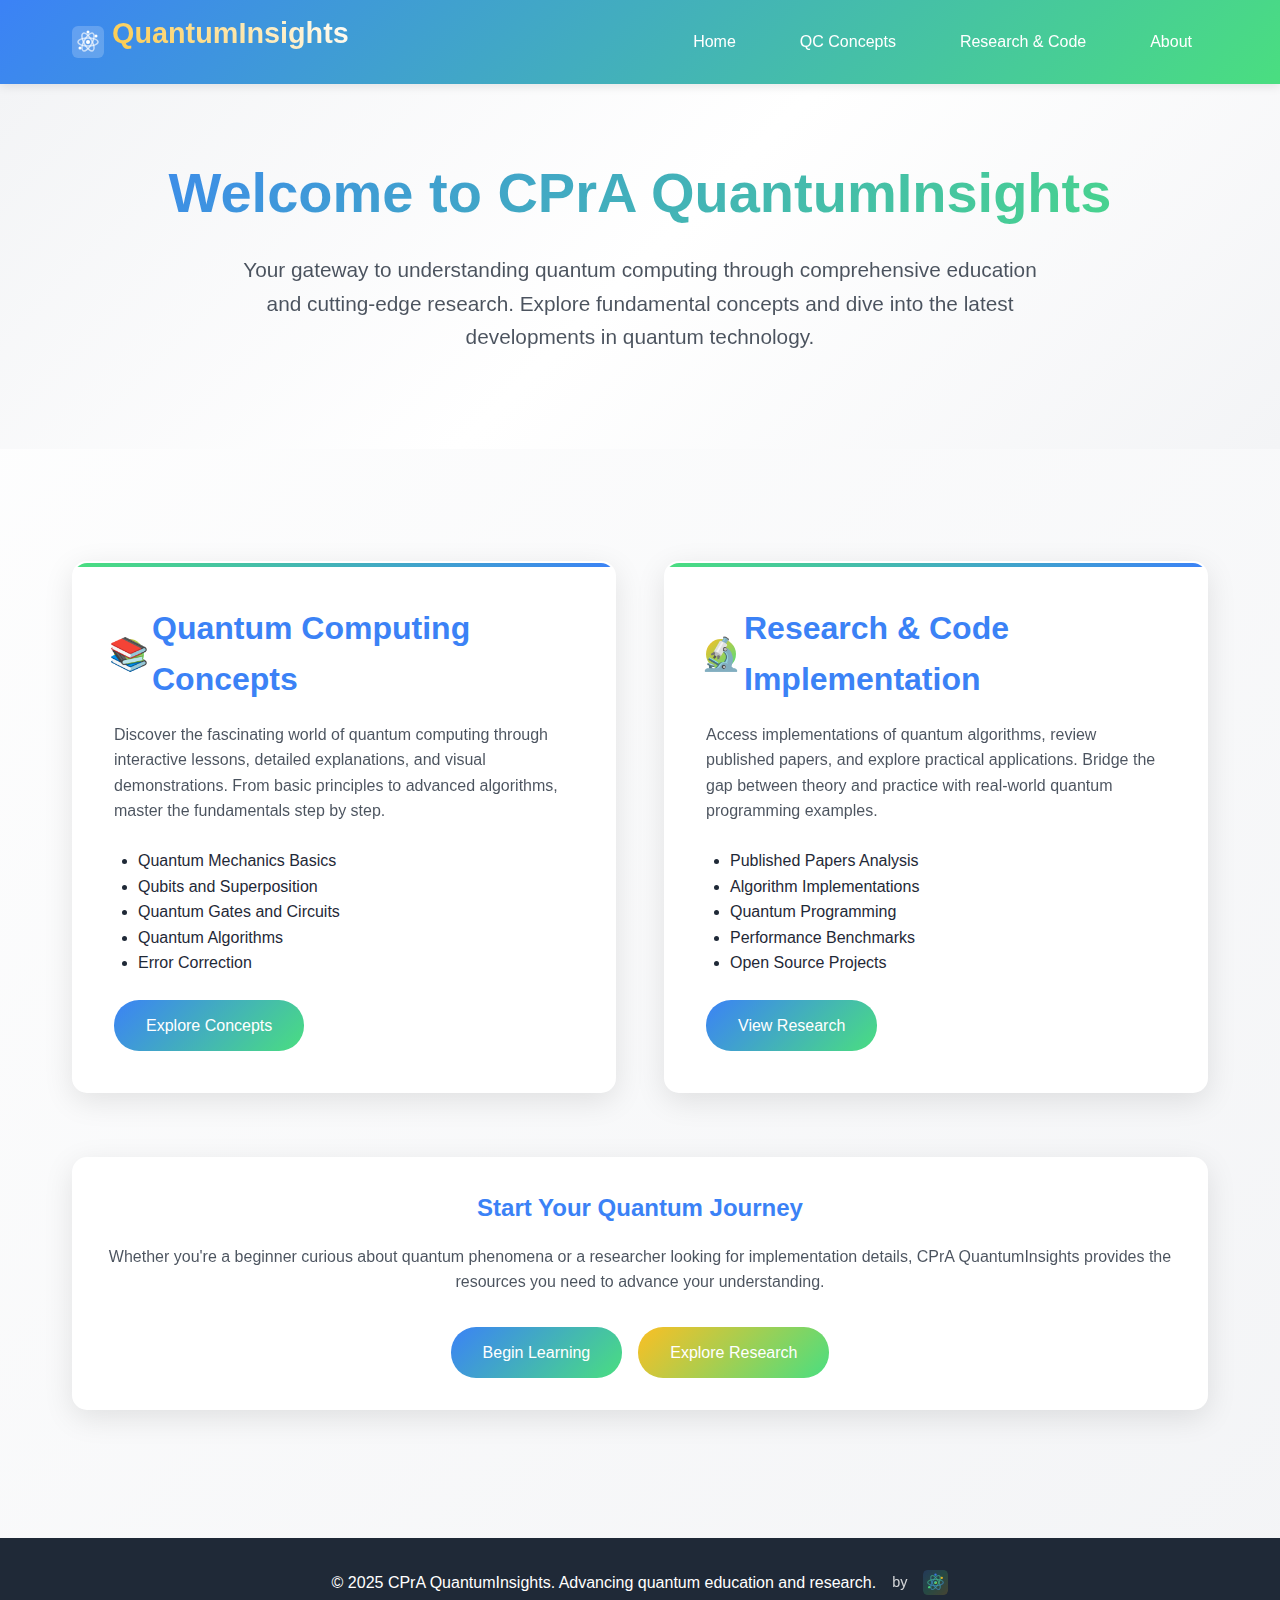
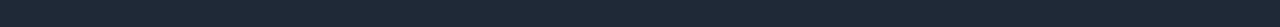
<file: index.html>
<!DOCTYPE html>
<html lang="en">
<head>
    <meta charset="UTF-8">
    <meta name="viewport" content="width=device-width, initial-scale=1.0">
    <title>CPrA QuantumInsights - Quantum Computing Education</title>
    <link rel="icon" type="image/svg+xml" href="favicon.svg">
    <style>
        :root {
            --fresh-green: #4ade80;
            --white: #ffffff;
            --light-grey: #f3f4f6;
            --blue: #3b82f6;
            --light-gold: #fbbf24;
            --dark-text: #1f2937;
        }

        * {
            margin: 0;
            padding: 0;
            box-sizing: border-box;
        }

        body {
            font-family: 'Segoe UI', Tahoma, Geneva, Verdana, sans-serif;
            line-height: 1.6;
            color: var(--dark-text);
            background: linear-gradient(135deg, var(--white) 0%, var(--light-grey) 100%);
            min-height: 100vh;
        }

        /* Navigation */
        nav {
            background: linear-gradient(135deg, var(--blue) 0%, var(--fresh-green) 100%);
            padding: 1rem 0;
            box-shadow: 0 2px 10px rgba(0,0,0,0.1);
            position: sticky;
            top: 0;
            z-index: 1000;
        }

        .nav-container {
            max-width: 1200px;
            margin: 0 auto;
            display: flex;
            justify-content: space-between;
            align-items: center;
            padding: 0 2rem;
        }

        .logo {
            font-size: 1.8rem;
            font-weight: bold;
            color: var(--white);
            text-decoration: none;
            background: linear-gradient(45deg, var(--light-gold), var(--white));
            -webkit-background-clip: text;
            -webkit-text-fill-color: transparent;
            background-clip: text;
            display: flex;
            align-items: center;
            gap: 0.5rem;
        }

        .nav-logo-icon {
            height: 32px;
            width: 32px;
            filter: brightness(0) invert(1);
        }

        .logo-text {
            display: flex;
            flex-direction: column;
            line-height: 1.2;
        }

        .logo-title {
            font-size: 1.8rem;
        }

        .logo-subtitle {
            font-size: 0.9rem;
            opacity: 0.8;
            font-weight: normal;
        }

        .nav-links {
            display: flex;
            list-style: none;
            gap: 2rem;
        }

        .nav-links a {
            color: var(--white);
            text-decoration: none;
            font-weight: 500;
            transition: all 0.3s ease;
            padding: 0.5rem 1rem;
            border-radius: 25px;
        }

        .nav-links a:hover {
            background: rgba(255, 255, 255, 0.2);
            transform: translateY(-2px);
        }

        .nav-links a.active {
            background: rgba(255, 255, 255, 0.3);
            font-weight: 600;
            box-shadow: 0 2px 8px rgba(0,0,0,0.1);
        }

        /* Hero Section */
        .hero {
            text-align: center;
            padding: 4rem 2rem;
            background: linear-gradient(135deg, var(--light-grey) 0%, var(--white) 50%, var(--light-grey) 100%);
        }

        .hero h1 {
            font-size: 3.5rem;
            margin-bottom: 1rem;
            background: linear-gradient(135deg, var(--blue), var(--fresh-green));
            -webkit-background-clip: text;
            -webkit-text-fill-color: transparent;
            background-clip: text;
        }

        .hero p {
            font-size: 1.3rem;
            max-width: 800px;
            margin: 0 auto 2rem;
            color: var(--dark-text);
            opacity: 0.8;
        }

        /* Main Sections */
        .main-content {
            max-width: 1200px;
            margin: 0 auto;
            padding: 4rem 2rem;
        }

        .sections-grid {
            display: grid;
            grid-template-columns: 1fr 1fr;
            gap: 3rem;
            margin-top: 3rem;
        }

        .section-card {
            background: var(--white);
            border-radius: 15px;
            padding: 2.5rem;
            box-shadow: 0 8px 30px rgba(0,0,0,0.1);
            transition: all 0.3s ease;
            border: 2px solid transparent;
            position: relative;
            overflow: hidden;
        }

        .section-card::before {
            content: '';
            position: absolute;
            top: 0;
            left: 0;
            right: 0;
            height: 4px;
            background: linear-gradient(135deg, var(--fresh-green), var(--blue));
        }

        .section-card:hover {
            transform: translateY(-10px);
            box-shadow: 0 15px 40px rgba(0,0,0,0.15);
            border-color: var(--fresh-green);
        }

        .section-card h2 {
            font-size: 2rem;
            margin-bottom: 1rem;
            color: var(--blue);
            display: flex;
            align-items: center;
            gap: 0.5rem;
        }

        .section-card p {
            margin-bottom: 1.5rem;
            opacity: 0.8;
        }

        .section-btn {
            display: inline-block;
            background: linear-gradient(135deg, var(--blue), var(--fresh-green));
            color: var(--white);
            text-decoration: none;
            padding: 0.8rem 2rem;
            border-radius: 25px;
            font-weight: 500;
            transition: all 0.3s ease;
        }

        .section-btn:hover {
            transform: translateY(-2px);
            box-shadow: 0 5px 15px rgba(59, 130, 246, 0.4);
        }

        /* Icons */
        .icon {
            width: 30px;
            height: 30px;
            background: linear-gradient(135deg, var(--light-gold), var(--fresh-green));
            border-radius: 50%;
            display: inline-flex;
            align-items: center;
            justify-content: center;
            color: var(--white);
            font-weight: bold;
        }

        /* Footer */
        footer {
            background: var(--dark-text);
            color: var(--white);
            text-align: center;
            padding: 2rem;
            margin-top: 4rem;
        }

        .footer-content {
            display: flex;
            align-items: center;
            justify-content: center;
            gap: 1rem;
            flex-wrap: wrap;
        }

        .cpra-logo-small {
            height: 25px;
            width: auto;
            border-radius: 4px;
            opacity: 0.9;
        }

        .by-text {
            color: var(--white);
            opacity: 0.8;
            font-size: 0.9rem;
        }

        /* Responsive */
        @media (max-width: 768px) {
            .nav-container {
                flex-direction: column;
                gap: 1rem;
            }

            .nav-links {
                gap: 1rem;
            }

            .hero h1 {
                font-size: 2.5rem;
            }

            .sections-grid {
                grid-template-columns: 1fr;
                gap: 2rem;
            }

            .section-card {
                padding: 2rem;
            }
        }
    </style>
</head>
<body>
    <nav>
        <div class="nav-container">
            <a href="#" class="logo">
                <img src="favicon.svg" alt="Quantum Insights Logo" class="nav-logo-icon">
                <div class="logo-text">
                    <span class="logo-title">QuantumInsights</span>
                    <span class="logo-subtitle">By CPrA</span>
                </div>
            </a>
            <ul class="nav-links">
                <li><a href="#home">Home</a></li>
                <li><a href="concepts.html">QC Concepts</a></li>
                <li><a href="research.html">Research & Code</a></li>
                <li><a href="#about">About</a></li>
            </ul>
        </div>
    </nav>

    <section class="hero" id="home">
        <h1>Welcome to CPrA QuantumInsights</h1>
        <p>Your gateway to understanding quantum computing through comprehensive education and cutting-edge research. Explore fundamental concepts and dive into the latest developments in quantum technology.</p>
    </section>

    <main class="main-content">
        <div class="sections-grid">
            <div class="section-card">
                <h2><span class="icon">📚</span>Quantum Computing Concepts</h2>
                <p>Discover the fascinating world of quantum computing through interactive lessons, detailed explanations, and visual demonstrations. From basic principles to advanced algorithms, master the fundamentals step by step.</p>
                <ul style="margin-bottom: 1.5rem; padding-left: 1.5rem;">
                    <li>Quantum Mechanics Basics</li>
                    <li>Qubits and Superposition</li>
                    <li>Quantum Gates and Circuits</li>
                    <li>Quantum Algorithms</li>
                    <li>Error Correction</li>
                </ul>
                <a href="concepts.html" class="section-btn">Explore Concepts</a>
            </div>

            <div class="section-card">
                <h2><span class="icon">🔬</span>Research & Code Implementation</h2>
                <p>Access implementations of quantum algorithms, review published papers, and explore practical applications. Bridge the gap between theory and practice with real-world quantum programming examples.</p>
                <ul style="margin-bottom: 1.5rem; padding-left: 1.5rem;">
                    <li>Published Papers Analysis</li>
                    <li>Algorithm Implementations</li>
                    <li>Quantum Programming</li>
                    <li>Performance Benchmarks</li>
                    <li>Open Source Projects</li>
                </ul>
                <a href="research.html" class="section-btn">View Research</a>
            </div>
        </div>

        <div style="text-align: center; margin-top: 4rem; padding: 2rem; background: var(--white); border-radius: 15px; box-shadow: 0 8px 30px rgba(0,0,0,0.1);">
            <h2 style="color: var(--blue); margin-bottom: 1rem;">Start Your Quantum Journey</h2>
            <p style="margin-bottom: 2rem; opacity: 0.8;">Whether you're a beginner curious about quantum phenomena or a researcher looking for implementation details, CPrA QuantumInsights provides the resources you need to advance your understanding.</p>
            <div style="display: flex; gap: 1rem; justify-content: center; flex-wrap: wrap;">
                <a href="concepts.html" class="section-btn">Begin Learning</a>
                <a href="research.html" class="section-btn" style="background: linear-gradient(135deg, var(--light-gold), var(--fresh-green));">Explore Research</a>
            </div>
        </div>
    </main>

    <footer>
        <div class="footer-content">
            <p>&copy; 2025 CPrA QuantumInsights. Advancing quantum education and research.</p>
            <span class="by-text">by</span>
            <img src="favicon.svg" alt="CPrA Logo" class="cpra-logo-small">
        </div>
    </footer>
</body>
</html>
</file>
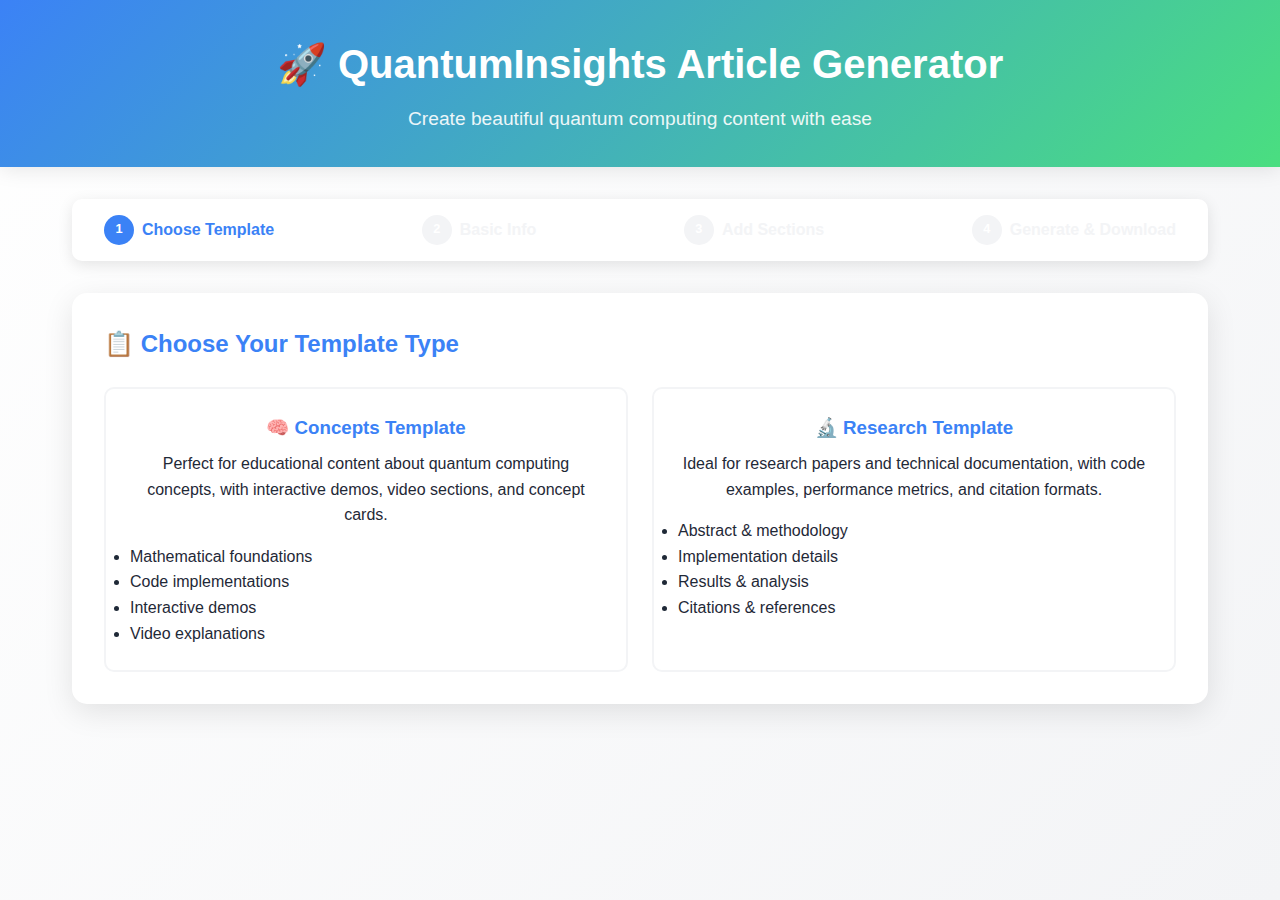
<file: article-generator.html>
<!DOCTYPE html>
<html lang="en">
<head>
    <meta charset="UTF-8">
    <meta name="viewport" content="width=device-width, initial-scale=1.0">
    <title>Article Generator - CPrA QuantumInsights</title>
    <link rel="icon" type="image/svg+xml" href="favicon.svg">
    <style>
        :root {
            --fresh-green: #4ade80;
            --white: #ffffff;
            --light-grey: #f3f4f6;
            --blue: #3b82f6;
            --light-gold: #fbbf24;
            --dark-text: #1f2937;
            --success: #10b981;
            --warning: #f59e0b;
        }

        * {
            margin: 0;
            padding: 0;
            box-sizing: border-box;
        }

        body {
            font-family: 'Segoe UI', Tahoma, Geneva, Verdana, sans-serif;
            line-height: 1.6;
            color: var(--dark-text);
            background: linear-gradient(135deg, var(--white) 0%, var(--light-grey) 100%);
            min-height: 100vh;
        }

        .header {
            background: linear-gradient(135deg, var(--blue) 0%, var(--fresh-green) 100%);
            color: var(--white);
            padding: 2rem 0;
            text-align: center;
            box-shadow: 0 2px 20px rgba(0,0,0,0.1);
        }

        .header h1 {
            font-size: 2.5rem;
            margin-bottom: 0.5rem;
        }

        .header p {
            font-size: 1.2rem;
            opacity: 0.9;
        }

        .container {
            max-width: 1200px;
            margin: 2rem auto;
            padding: 0 2rem;
        }

        .template-selector {
            background: var(--white);
            padding: 2rem;
            border-radius: 15px;
            margin-bottom: 2rem;
            box-shadow: 0 8px 30px rgba(0,0,0,0.1);
        }

        .template-selector h2 {
            color: var(--blue);
            margin-bottom: 1rem;
            display: flex;
            align-items: center;
            gap: 0.5rem;
        }

        .template-options {
            display: grid;
            grid-template-columns: repeat(auto-fit, minmax(300px, 1fr));
            gap: 1.5rem;
            margin-top: 1.5rem;
        }

        .template-option {
            border: 2px solid var(--light-grey);
            border-radius: 10px;
            padding: 1.5rem;
            cursor: pointer;
            transition: all 0.3s ease;
            text-align: center;
        }

        .template-option:hover {
            border-color: var(--blue);
            box-shadow: 0 5px 15px rgba(59, 130, 246, 0.2);
        }

        .template-option.selected {
            border-color: var(--fresh-green);
            background: rgba(74, 222, 128, 0.1);
        }

        .template-option h3 {
            color: var(--blue);
            margin-bottom: 0.5rem;
        }

        .form-container {
            background: var(--white);
            padding: 2rem;
            border-radius: 15px;
            margin-bottom: 2rem;
            box-shadow: 0 8px 30px rgba(0,0,0,0.1);
            display: none;
        }

        .form-container.active {
            display: block;
        }

        .form-section {
            margin-bottom: 2rem;
            padding: 1.5rem;
            border: 1px solid var(--light-grey);
            border-radius: 10px;
            background: var(--light-grey);
        }

        .form-section h3 {
            color: var(--blue);
            margin-bottom: 1rem;
            display: flex;
            align-items: center;
            gap: 0.5rem;
        }

        .form-group {
            margin-bottom: 1rem;
        }

        .form-group label {
            display: block;
            margin-bottom: 0.5rem;
            font-weight: 600;
            color: var(--dark-text);
        }

        .form-group input,
        .form-group textarea,
        .form-group select {
            width: 100%;
            padding: 0.8rem;
            border: 1px solid var(--light-grey);
            border-radius: 8px;
            font-size: 1rem;
            transition: border-color 0.3s ease;
        }

        .form-group input:focus,
        .form-group textarea:focus,
        .form-group select:focus {
            outline: none;
            border-color: var(--blue);
            box-shadow: 0 0 0 3px rgba(59, 130, 246, 0.1);
        }

        .form-group textarea {
            resize: vertical;
            min-height: 100px;
        }

        .form-row {
            display: grid;
            grid-template-columns: repeat(auto-fit, minmax(200px, 1fr));
            gap: 1rem;
        }

        .section-manager {
            background: var(--white);
            padding: 2rem;
            border-radius: 15px;
            margin-bottom: 2rem;
            box-shadow: 0 8px 30px rgba(0,0,0,0.1);
        }

        .section-manager h3 {
            color: var(--blue);
            margin-bottom: 1rem;
            display: flex;
            align-items: center;
            gap: 0.5rem;
        }

        .available-sections {
            display: grid;
            grid-template-columns: repeat(auto-fit, minmax(250px, 1fr));
            gap: 1rem;
            margin-bottom: 2rem;
        }

        .section-card {
            border: 2px dashed var(--light-grey);
            padding: 1rem;
            border-radius: 8px;
            cursor: pointer;
            transition: all 0.3s ease;
            text-align: center;
        }

        .section-card:hover {
            border-color: var(--blue);
            background: rgba(59, 130, 246, 0.05);
        }

        .section-card h4 {
            color: var(--blue);
            margin-bottom: 0.5rem;
        }

        .selected-sections {
            border: 2px solid var(--fresh-green);
            padding: 1.5rem;
            border-radius: 10px;
            background: rgba(74, 222, 128, 0.05);
            min-height: 100px;
        }

        .selected-section-item {
            background: var(--white);
            padding: 1rem;
            margin-bottom: 0.5rem;
            border-radius: 8px;
            display: flex;
            justify-content: space-between;
            align-items: center;
            box-shadow: 0 2px 8px rgba(0,0,0,0.1);
            border-left: 4px solid var(--light-grey);
            transition: all 0.3s ease;
        }

        .selected-section-item.edited {
            border-left-color: var(--fresh-green);
            background: rgba(74, 222, 128, 0.05);
        }

        .selected-section-item.edited span {
            color: var(--fresh-green);
            font-weight: 600;
        }

        .btn {
            padding: 0.8rem 1.5rem;
            border: none;
            border-radius: 25px;
            font-size: 1rem;
            cursor: pointer;
            transition: all 0.3s ease;
            font-weight: 600;
        }

        .btn-primary {
            background: linear-gradient(135deg, var(--blue), var(--fresh-green));
            color: var(--white);
        }

        .btn-primary:hover {
            transform: translateY(-2px);
            box-shadow: 0 5px 15px rgba(59, 130, 246, 0.4);
        }

        .btn-secondary {
            background: var(--light-grey);
            color: var(--dark-text);
        }

        .btn-secondary:hover {
            background: var(--light-gold);
            color: var(--white);
        }

        .btn-small {
            padding: 0.4rem 0.8rem;
            font-size: 0.8rem;
        }

        .btn-danger {
            background: #ef4444;
            color: var(--white);
        }

        .btn-danger:hover {
            background: #dc2626;
        }

        .preview-container {
            background: var(--white);
            padding: 2rem;
            border-radius: 15px;
            margin-bottom: 2rem;
            box-shadow: 0 8px 30px rgba(0,0,0,0.1);
        }

        .preview-container h3 {
            color: var(--blue);
            margin-bottom: 1rem;
            display: flex;
            align-items: center;
            gap: 0.5rem;
        }

        .code-preview {
            background: var(--dark-text);
            color: var(--white);
            padding: 1.5rem;
            border-radius: 10px;
            font-family: 'Courier New', monospace;
            font-size: 0.9rem;
            overflow-x: auto;
            max-height: 400px;
            overflow-y: auto;
        }

        .actions {
            text-align: center;
            margin-top: 2rem;
        }

        .actions .btn {
            margin: 0 0.5rem;
        }

        .progress-indicator {
            background: var(--white);
            padding: 1rem 2rem;
            border-radius: 10px;
            margin-bottom: 2rem;
            box-shadow: 0 4px 15px rgba(0,0,0,0.1);
        }

        .progress-steps {
            display: flex;
            justify-content: space-between;
            align-items: center;
        }

        .progress-step {
            display: flex;
            align-items: center;
            gap: 0.5rem;
            color: var(--light-grey);
            font-weight: 600;
        }

        .progress-step.active {
            color: var(--blue);
        }

        .progress-step.completed {
            color: var(--success);
        }

        .step-number {
            width: 30px;
            height: 30px;
            border-radius: 50%;
            background: var(--light-grey);
            color: var(--white);
            display: flex;
            align-items: center;
            justify-content: center;
            font-size: 0.8rem;
        }

        .step-number.active {
            background: var(--blue);
        }

        .step-number.completed {
            background: var(--success);
        }

        .notification {
            position: fixed;
            top: 20px;
            right: 20px;
            padding: 1rem 1.5rem;
            border-radius: 8px;
            color: var(--white);
            font-weight: 600;
            z-index: 1000;
            transform: translateX(100%);
            transition: transform 0.3s ease;
        }

        .notification.show {
            transform: translateX(0);
        }

        .notification.success {
            background: var(--success);
        }

        .notification.warning {
            background: var(--warning);
        }

        /* Modal styles */
        .modal {
            display: none;
            position: fixed;
            z-index: 2000;
            left: 0;
            top: 0;
            width: 100%;
            height: 100%;
            background-color: rgba(0,0,0,0.5);
        }

        .modal.show {
            display: flex;
            align-items: center;
            justify-content: center;
        }

        .modal-content {
            background: var(--white);
            padding: 2rem;
            border-radius: 15px;
            width: 90%;
            max-width: 800px;
            max-height: 80vh;
            overflow-y: auto;
            box-shadow: 0 20px 60px rgba(0,0,0,0.3);
        }

        .modal-header {
            display: flex;
            justify-content: space-between;
            align-items: center;
            margin-bottom: 1.5rem;
        }

        .modal-header h3 {
            color: var(--blue);
            margin: 0;
        }

        .close-btn {
            background: none;
            border: none;
            font-size: 1.5rem;
            cursor: pointer;
            color: var(--dark-text);
            opacity: 0.7;
        }

        .close-btn:hover {
            opacity: 1;
        }

        .content-editor {
            margin-bottom: 1.5rem;
        }

        .content-editor label {
            display: block;
            margin-bottom: 0.5rem;
            font-weight: 600;
            color: var(--dark-text);
        }

        .content-editor textarea {
            width: 100%;
            min-height: 120px;
            padding: 1rem;
            border: 1px solid var(--light-grey);
            border-radius: 8px;
            font-family: inherit;
            resize: vertical;
        }

        .content-editor input {
            width: 100%;
            padding: 0.8rem;
            border: 1px solid var(--light-grey);
            border-radius: 8px;
        }

        .editor-tabs {
            display: flex;
            border-bottom: 2px solid var(--light-grey);
            margin-bottom: 1rem;
        }

        .editor-tab {
            padding: 0.8rem 1.5rem;
            background: none;
            border: none;
            cursor: pointer;
            border-bottom: 2px solid transparent;
            color: var(--dark-text);
            opacity: 0.7;
        }

        .editor-tab.active {
            opacity: 1;
            border-bottom-color: var(--blue);
            color: var(--blue);
        }

        .editor-tab-content {
            display: none;
        }

        .editor-tab-content.active {
            display: block;
        }

        /* Dynamic concept cards editor */
        .concept-item {
            background: var(--light-grey);
            padding: 1rem;
            margin-bottom: 1rem;
            border-radius: 8px;
            border: 1px solid var(--light-grey);
        }

        .concept-item h4 {
            margin-bottom: 0.5rem;
            color: var(--blue);
        }

        .concept-controls {
            display: flex;
            justify-content: space-between;
            align-items: center;
            margin-bottom: 1rem;
        }

        .add-concept-btn {
            background: var(--fresh-green);
            color: var(--white);
            border: none;
            padding: 0.5rem 1rem;
            border-radius: 5px;
            cursor: pointer;
        }

        .remove-concept-btn {
            background: #ef4444;
            color: var(--white);
            border: none;
            padding: 0.3rem 0.6rem;
            border-radius: 3px;
            cursor: pointer;
            font-size: 0.8rem;
        }

        .equation-editor {
            background: var(--dark-text);
            color: var(--white);
            padding: 1rem;
            border-radius: 8px;
            font-family: 'Courier New', monospace;
            margin-bottom: 1rem;
        }

        .equation-preview {
            background: var(--light-grey);
            padding: 1rem;
            border-radius: 8px;
            border: 1px solid var(--light-grey);
            margin-top: 0.5rem;
            font-family: 'Times New Roman', serif;
            font-size: 1.1rem;
        }

        /* Featured elements styles */
        .featured-element {
            background: var(--white);
            border: 1px solid var(--fresh-green);
            border-radius: 5px;
            padding: 0.5rem 0.8rem;
            margin: 0.25rem;
            display: inline-flex;
            align-items: center;
            gap: 0.5rem;
            font-size: 0.9rem;
        }

        .featured-element-remove {
            background: #ef4444;
            color: var(--white);
            border: none;
            border-radius: 3px;
            padding: 0.2rem 0.4rem;
            cursor: pointer;
            font-size: 0.7rem;
        }

        .featured-elements-container {
            border: 2px dashed var(--light-grey);
            border-radius: 8px;
            padding: 1rem;
            min-height: 60px;
            display: flex;
            flex-wrap: wrap;
            align-items: center;
        }

        .featured-elements-container.has-elements {
            border-color: var(--fresh-green);
            background: rgba(74, 222, 128, 0.05);
        }

        .no-featured-elements {
            color: #999;
            font-style: italic;
            width: 100%;
            text-align: center;
        }

        @media (max-width: 768px) {
            .container {
                padding: 0 1rem;
            }

            .form-row {
                grid-template-columns: 1fr;
            }

            .template-options {
                grid-template-columns: 1fr;
            }

            .progress-steps {
                flex-direction: column;
                gap: 1rem;
            }

            .modal-content {
                width: 95%;
                padding: 1rem;
            }
        }
    </style>
</head>
<body>
    <header class="header">
        <h1>🚀 QuantumInsights Article Generator</h1>
        <p>Create beautiful quantum computing content with ease</p>
    </header>

    <div class="container">
        <!-- Progress Indicator -->
        <div class="progress-indicator">
            <div class="progress-steps">
                <div class="progress-step active" id="step1">
                    <span class="step-number active">1</span>
                    <span>Choose Template</span>
                </div>
                <div class="progress-step" id="step2">
                    <span class="step-number">2</span>
                    <span>Basic Info</span>
                </div>
                <div class="progress-step" id="step3">
                    <span class="step-number">3</span>
                    <span>Add Sections</span>
                </div>
                <div class="progress-step" id="step4">
                    <span class="step-number">4</span>
                    <span>Generate & Download</span>
                </div>
            </div>
        </div>

        <!-- Template Selection -->
        <div class="template-selector">
            <h2>📋 Choose Your Template Type</h2>
            <div class="template-options">
                <div class="template-option" data-template="concepts">
                    <h3>🧠 Concepts Template</h3>
                    <p>Perfect for educational content about quantum computing concepts, with interactive demos, video sections, and concept cards.</p>
                    <ul style="text-align: left; margin-top: 1rem;">
                        <li>Mathematical foundations</li>
                        <li>Code implementations</li>
                        <li>Interactive demos</li>
                        <li>Video explanations</li>
                    </ul>
                </div>
                <div class="template-option" data-template="research">
                    <h3>🔬 Research Template</h3>
                    <p>Ideal for research papers and technical documentation, with code examples, performance metrics, and citation formats.</p>
                    <ul style="text-align: left; margin-top: 1rem;">
                        <li>Abstract & methodology</li>
                        <li>Implementation details</li>
                        <li>Results & analysis</li>
                        <li>Citations & references</li>
                    </ul>
                </div>
            </div>
        </div>

        <!-- Basic Information Form -->
        <div class="form-container" id="basicInfoForm">
            <h2>📝 Basic Information</h2>
            
            <div class="form-section">
                <h3>📄 Document Details</h3>
                <div class="form-row">
                    <div class="form-group">
                        <label for="documentTitle">Title *</label>
                        <input type="text" id="documentTitle" placeholder="Enter your document title" required>
                    </div>
                    <div class="form-group">
                        <label for="documentLevel">Difficulty Level</label>
                        <select id="documentLevel">
                            <option value="Beginner">Beginner</option>
                            <option value="Intermediate">Intermediate</option>
                            <option value="Advanced">Advanced</option>
                        </select>
                    </div>
                </div>
                
                <div class="form-group">
                    <label for="documentDescription">Description/Subtitle</label>
                    <textarea id="documentDescription" placeholder="Brief description of what this document covers"></textarea>
                </div>
            </div>

            <!-- Featured Elements Section -->
            <div class="form-section">
                <h3>⭐ Featured Elements</h3>
                <p style="color: #666; font-size: 0.9rem; margin-bottom: 1rem;">Add key elements that make this content special and should be highlighted in meta.json</p>
                
                <div class="form-group">
                    <label for="newFeaturedElement">Add Featured Element</label>
                    <div style="display: flex; gap: 0.5rem;">
                        <input type="text" id="newFeaturedElement" placeholder="e.g., Interactive visualization, Real-time simulation, etc.">
                        <button type="button" class="btn btn-secondary btn-small" onclick="addFeaturedElement()">Add</button>
                    </div>
                </div>
                
                <div id="featuredElementsList" style="margin-top: 1rem;">
                    <div class="featured-elements-container">
                        <div class="no-featured-elements">No featured elements added yet. Add elements that make your content special.</div>
                    </div>
                </div>
            </div>

            <!-- Concepts-specific fields -->
            <div class="form-section" id="conceptsFields" style="display: none;">
                <h3>🎯 Concept Details</h3>
                <div class="form-row">
                    <div class="form-group">
                        <label for="conceptName">Concept Name</label>
                        <input type="text" id="conceptName" placeholder="e.g., Quantum Superposition">
                    </div>
                    <div class="form-group">
                        <label for="readingTime">Estimated Reading Time (minutes)</label>
                        <input type="number" id="readingTime" placeholder="10" min="1">
                    </div>
                </div>
            </div>

            <!-- Research-specific fields -->
            <div class="form-section" id="researchFields" style="display: none;">
                <h3>🔬 Research Details</h3>
                <div class="form-row">
                    <div class="form-group">
                        <label for="authors">Authors</label>
                        <input type="text" id="authors" placeholder="John Doe, Jane Smith, et al.">
                    </div>
                    <div class="form-group">
                        <label for="venue">Conference/Journal</label>
                        <input type="text" id="venue" placeholder="Quantum Computing Conference 2025">
                    </div>
                </div>
                <div class="form-row">
                    <div class="form-group">
                        <label for="category">Research Category</label>
                        <select id="category">
                            <option value="Algorithm">Algorithm</option>
                            <option value="Hardware">Hardware</option>
                            <option value="Theory">Theory</option>
                            <option value="Application">Application</option>
                        </select>
                    </div>
                    <div class="form-group">
                        <label for="framework">Implementation Framework</label>
                        <input type="text" id="framework" placeholder="Qiskit, PennyLane, Cirq, etc.">
                    </div>
                </div>
            </div>

            <!-- File Location Settings -->
            <div class="form-section">
                <h3>📁 File Location Settings</h3>
                <div class="form-group">
                    <label for="customPath">Custom Path</label>
                    <input type="text" id="customPath" placeholder="e.g., concepts/algorithms/quantum-gates.html">
                    <small style="color: #666; font-style: italic; display: block; margin-top: 0.25rem;">Enter the full path where you want to save the file (including filename)</small>
                </div>
                <div id="finalPathPreview" style="background: var(--light-grey); padding: 0.8rem; border-radius: 5px; margin-top: 1rem; font-family: monospace; font-size: 0.9rem;">
                    <strong>Final path:</strong> <span id="pathPreviewText">Enter a custom path</span>
                </div>
                <p style="font-size: 0.9rem; color: var(--dark-text); opacity: 0.7; margin-top: 0.5rem;">
                    This path determines where the HTML file will be saved and which meta.json to update. Include the full path with filename and .html extension.
                </p>
            </div>

            <div class="actions">
                <button class="btn btn-primary" onclick="proceedToSections()">Next: Add Sections →</button>
            </div>
        </div>

        <!-- Section Manager -->
        <div class="section-manager" id="sectionManager" style="display: none;">
            <h3>🧩 Build Your Content Sections</h3>
            <p>Drag and drop sections to build your document structure:</p>
            
            <h4>Available Sections:</h4>
            <div class="available-sections" id="availableSections">
                <!-- Sections will be populated by JavaScript -->
            </div>

            <h4>Your Document Structure:</h4>
            <div class="selected-sections" id="selectedSections">
                <p style="text-align: center; color: var(--light-grey); margin: 2rem 0;">
                    Click on sections above to add them to your document
                </p>
            </div>

            <div class="actions">
                <button class="btn btn-secondary" onclick="goBackToBasicInfo()">← Back</button>
                <button class="btn btn-primary" onclick="generatePreview()">Generate Preview →</button>
            </div>
        </div>

        <!-- Preview -->
        <div class="preview-container" id="previewContainer" style="display: none;">
            <h3>👀 Generated HTML Preview</h3>
            <div class="code-preview" id="codePreview">
                <!-- Generated HTML will appear here -->
            </div>
            
            <!-- Meta JSON Updates Section -->
            <div id="metaUpdatesSection" style="margin-top: 2rem;">
                <h3>📋 Meta.json Updates Required</h3>
                <p>Add this entry to the appropriate meta.json file:</p>
                <div class="code-preview" id="metaPreview" style="max-height: 200px;">
                    <!-- Meta JSON will appear here -->
                </div>
            </div>

            <!-- File Locations Section -->
            <div id="fileLocationsSection" style="margin-top: 2rem;">
                <h3>📁 File Locations for Pull Request</h3>
                <div id="fileInstructions" style="background: var(--light-grey); padding: 1.5rem; border-radius: 10px;">
                    <!-- File instructions will appear here -->
                </div>
            </div>
            
            <div class="actions">
                <button class="btn btn-secondary" onclick="goBackToSections()">← Back to Sections</button>
                <button class="btn btn-primary" onclick="downloadHTML()">📥 Download HTML</button>
                <button class="btn btn-secondary" onclick="copyToClipboard()">📋 Copy to Clipboard</button>
                <button class="btn btn-secondary" onclick="copyMetaJSON()">📋 Copy Meta JSON</button>
            </div>
        </div>
    </div>

    <!-- Notification -->
    <div class="notification" id="notification"></div>

    <!-- Content Editor Modal -->
    <div class="modal" id="contentEditor">
        <div class="modal-content">
            <div class="modal-header">
                <h3 id="editorTitle">Edit Section Content</h3>
                <button class="close-btn" onclick="closeEditor()">&times;</button>
            </div>
            
            <!-- Basic Info (always shown) -->
            <div class="content-editor">
                <label for="sectionTitle">Section Title</label>
                <input type="text" id="sectionTitle" placeholder="Enter section title">
            </div>
            <div class="content-editor">
                <label for="sectionIcon">Icon</label>
                <input type="text" id="sectionIcon" placeholder="🎯">
            </div>

            <!-- Dynamic content area for section-specific fields -->
            <div id="dynamicContent">
                <!-- Section-specific fields will be inserted here -->
            </div>

            <div class="actions">
                <button class="btn btn-secondary" onclick="closeEditor()">Cancel</button>
                <button class="btn btn-primary" onclick="saveSection()">Save Section</button>
            </div>
        </div>
    </div>

    <script src="article-generator.js"></script>
</body>
</html>
</file>
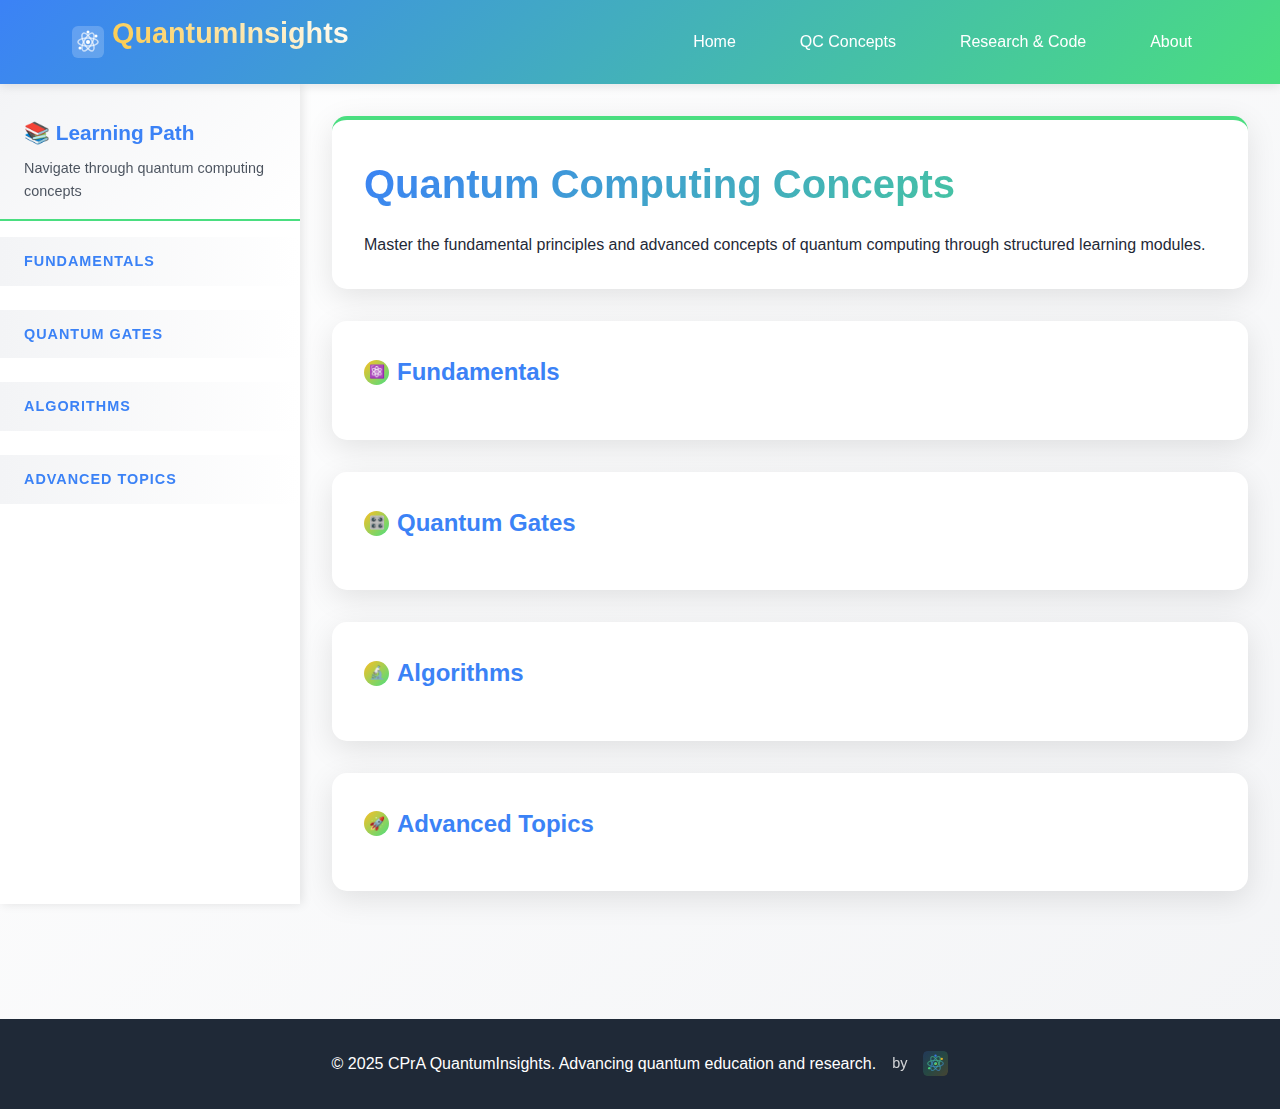
<file: concepts.html>
<!DOCTYPE html>
<html lang="en">
<head>
    <meta charset="UTF-8">
    <meta name="viewport" content="width=device-width, initial-scale=1.0">
    <title>Quantum Computing Concepts - CPrA QuantumInsights</title>
    <link rel="icon" type="image/svg+xml" href="_img/favicon.svg">
    <style>
        :root {
            --fresh-green: #4ade80;
            --white: #ffffff;
            --light-grey: #f3f4f6;
            --blue: #3b82f6;
            --light-gold: #fbbf24;
            --dark-text: #1f2937;
        }

        * {
            margin: 0;
            padding: 0;
            box-sizing: border-box;
        }

        body {
            font-family: 'Segoe UI', Tahoma, Geneva, Verdana, sans-serif;
            line-height: 1.6;
            color: var(--dark-text);
            background: linear-gradient(135deg, var(--white) 0%, var(--light-grey) 100%);
            min-height: 100vh;
        }

        /* Top Navigation */
        .top-nav {
            background: linear-gradient(135deg, var(--blue) 0%, var(--fresh-green) 100%);
            padding: 1rem 0;
            box-shadow: 0 2px 10px rgba(0,0,0,0.1);
            position: sticky;
            top: 0;
            z-index: 1000;
        }

        .nav-container {
            max-width: 1200px;
            margin: 0 auto;
            display: flex;
            justify-content: space-between;
            align-items: center;
            padding: 0 2rem;
        }

        .logo {
            font-size: 1.8rem;
            font-weight: bold;
            color: var(--white);
            text-decoration: none;
            background: linear-gradient(45deg, var(--light-gold), var(--white));
            -webkit-background-clip: text;
            -webkit-text-fill-color: transparent;
            background-clip: text;
            display: flex;
            align-items: center;
            gap: 0.5rem;
        }

        .nav-logo-icon {
            height: 32px;
            width: 32px;
            filter: brightness(0) invert(1);
        }

        .logo-text {
            display: flex;
            flex-direction: column;
            line-height: 1.2;
        }

        .logo-title {
            font-size: 1.8rem;
        }

        .logo-subtitle {
            font-size: 0.9rem;
            opacity: 0.8;
            font-weight: normal;
        }

        .nav-links {
            display: flex;
            list-style: none;
            gap: 2rem;
        }

        .nav-links a {
            color: var(--white);
            text-decoration: none;
            font-weight: 500;
            transition: all 0.3s ease;
            padding: 0.5rem 1rem;
            border-radius: 25px;
        }

        .nav-links a:hover {
            background: rgba(255, 255, 255, 0.2);
            transform: translateY(-2px);
        }

        /* Layout */
        .main-layout {
            display: flex;
            min-height: calc(100vh - 80px);
        }

        /* Left Sidebar Navigation */
        .sidebar {
            width: 300px;
            background: var(--white);
            box-shadow: 2px 0 10px rgba(0,0,0,0.1);
            position: sticky;
            top: 80px;
            height: calc(100vh - 80px);
            overflow-y: auto;
        }

        .sidebar-header {
            padding: 2rem 1.5rem 1rem;
            background: linear-gradient(135deg, var(--light-grey), var(--white));
            border-bottom: 2px solid var(--fresh-green);
        }

        .sidebar-header h2 {
            color: var(--blue);
            font-size: 1.3rem;
            margin-bottom: 0.5rem;
        }

        .sidebar-header p {
            font-size: 0.9rem;
            opacity: 0.8;
        }

        .sidebar-nav {
            padding: 1rem 0;
        }

        .nav-section {
            margin-bottom: 1.5rem;
        }

        .nav-section-title {
            padding: 0.8rem 1.5rem;
            font-weight: bold;
            color: var(--blue);
            background: linear-gradient(90deg, var(--light-grey), transparent);
            font-size: 0.9rem;
            text-transform: uppercase;
            letter-spacing: 1px;
        }

        .nav-item {
            display: block;
            padding: 0.8rem 2rem;
            color: var(--dark-text);
            text-decoration: none;
            transition: all 0.3s ease;
            border-left: 3px solid transparent;
        }

        .nav-item:hover {
            background: var(--light-grey);
            border-left-color: var(--fresh-green);
            transform: translateX(5px);
        }

        .nav-item.active {
            background: linear-gradient(90deg, var(--fresh-green), transparent);
            border-left-color: var(--blue);
            color: var(--blue);
            font-weight: 500;
        }

        /* Main Content */
        .content {
            flex: 1;
            padding: 2rem;
            max-width: calc(100vw - 300px);
        }

        .content-header {
            margin-bottom: 2rem;
            padding: 2rem;
            background: var(--white);
            border-radius: 15px;
            box-shadow: 0 8px 30px rgba(0,0,0,0.1);
            border-top: 4px solid var(--fresh-green);
        }

        .content-header h1 {
            font-size: 2.5rem;
            background: linear-gradient(135deg, var(--blue), var(--fresh-green));
            -webkit-background-clip: text;
            -webkit-text-fill-color: transparent;
            background-clip: text;
            margin-bottom: 1rem;
        }

        .content-section {
            background: var(--white);
            padding: 2rem;
            margin-bottom: 2rem;
            border-radius: 15px;
            box-shadow: 0 8px 30px rgba(0,0,0,0.1);
            transition: all 0.3s ease;
        }

        .content-section:hover {
            transform: translateY(-5px);
            box-shadow: 0 15px 40px rgba(0,0,0,0.15);
        }

        .content-section h2 {
            color: var(--blue);
            margin-bottom: 1rem;
            display: flex;
            align-items: center;
            gap: 0.5rem;
        }

        .section-icon {
            width: 25px;
            height: 25px;
            background: linear-gradient(135deg, var(--light-gold), var(--fresh-green));
            border-radius: 50%;
            display: inline-flex;
            align-items: center;
            justify-content: center;
            color: var(--white);
            font-size: 0.8rem;
        }

        .concept-grid {
            display: grid;
            grid-template-columns: repeat(auto-fit, minmax(250px, 1fr));
            gap: 1.5rem;
            margin-top: 1.5rem;
        }

        .concept-card {
            background: linear-gradient(135deg, var(--light-grey), var(--white));
            padding: 1.5rem;
            border-radius: 10px;
            border-left: 4px solid var(--fresh-green);
            transition: all 0.3s ease;
        }

        .concept-card:hover {
            transform: translateX(5px);
            box-shadow: 0 5px 15px rgba(0,0,0,0.1);
        }

        .concept-card h3 {
            color: var(--blue);
            margin-bottom: 0.5rem;
        }

        /* Responsive */
        @media (max-width: 768px) {
            .main-layout {
                flex-direction: column;
            }

            .sidebar {
                width: 100%;
                height: auto;
                position: relative;
                top: 0;
            }

            .content {
                max-width: 100%;
            }

            .nav-container {
                flex-direction: column;
                gap: 1rem;
            }

            .nav-links {
                gap: 1rem;
            }
        }

        /* Footer */
        footer {
            background: var(--dark-text);
            color: var(--white);
            text-align: center;
            padding: 2rem;
            margin-top: 4rem;
        }

        .footer-content {
            display: flex;
            align-items: center;
            justify-content: center;
            gap: 1rem;
            flex-wrap: wrap;
        }

        .cpra-logo-small {
            height: 25px;
            width: auto;
            border-radius: 4px;
            opacity: 0.9;
        }

        .by-text {
            color: var(--white);
            opacity: 0.8;
            font-size: 0.9rem;
        }
    </style>
</head>
<body>
    <!-- Top Navigation -->
    <nav class="top-nav">
        <div class="nav-container">
            <a href="index.html" class="logo">
                <img src="_img/favicon.svg" alt="CPrA Logo" class="nav-logo-icon">
                <div class="logo-text">
                    <span class="logo-title">QuantumInsights</span>
                    <span class="logo-subtitle">By CPrA</span>
                </div>
            </a>
            <ul class="nav-links">
                <li><a href="index.html">Home</a></li>
                <li><a href="concepts.html">QC Concepts</a></li>
                <li><a href="research.html">Research & Code</a></li>
                <li><a href="#about">About</a></li>
            </ul>
        </div>
    </nav>

    <div class="main-layout">
        <!-- Left Sidebar Navigation -->
        <aside class="sidebar">
            <div class="sidebar-header">
                <h2>📚 Learning Path</h2>
                <p>Navigate through quantum computing concepts</p>
            </div>
            
            <nav class="sidebar-nav">
                <!-- Navigation will be dynamically loaded here -->
            </nav>
        </aside>

        <!-- Main Content -->
        <main class="content">
            <div class="content-header">
                <h1>Quantum Computing Concepts</h1>
                <p>Master the fundamental principles and advanced concepts of quantum computing through structured learning modules.</p>
            </div>
            <!-- Content will be dynamically loaded here -->
        </main>
    </div>

    <footer>
        <div class="footer-content">
            <p>&copy; 2025 CPrA QuantumInsights. Advancing quantum education and research.</p>
            <span class="by-text">by</span>
            <img src="_img/favicon.svg" alt="CPrA Logo" class="cpra-logo-small">
        </div>
    </footer>

    <script>
        // Global 404 Error Handler for GitHub Pages
        function handle404Error(url) {
            console.log('404 Error detected for URL:', url);
            // Redirect to our quantum 404 page
            window.location.href = '_404/404.html';
        }

        // Enhanced navigation function with 404 handling
        function navigateToPage(url) {
            // Check if the URL exists by making a HEAD request
            fetch(url, { method: 'HEAD' })
                .then(response => {
                    if (response.ok) {
                        window.location.href = url;
                    } else {
                        handle404Error(url);
                    }
                })
                .catch(error => {
                    console.error('Navigation error:', error);
                    handle404Error(url);
                });
        }

        // Load concepts data and populate the page
        async function loadConceptsData() {
            try {
                const response = await fetch('concepts/meta.json');
                const data = await response.json();
                
                // Update page title and description
                document.querySelector('.content-header h1').textContent = data.title;
                document.querySelector('.content-header p').textContent = data.description;
                
                // Clear existing sidebar navigation and content
                const sidebarNav = document.querySelector('.sidebar-nav');
                const content = document.querySelector('.content');
                
                // Clear all content including any article content
                content.innerHTML = '';
                
                // Restore the content header
                const contentHeader = document.createElement('div');
                contentHeader.className = 'content-header';
                contentHeader.innerHTML = `
                    <h1>${data.title}</h1>
                    <p>${data.description}</p>
                `;
                content.appendChild(contentHeader);
                
                // Generate sidebar navigation with new hierarchical format
                generateSidebarNavigation(data.sections, sidebarNav);
                
                // Generate main content sections with new format
                generateMainContent(data.sections, content);
                
                // Update URL to remove any article parameters
                window.history.replaceState({}, data.title, window.location.pathname);
                
                console.log('Loaded concepts data:', data);
                
            } catch (error) {
                console.error('Error loading concepts data:', error);
                // Fallback error display
                const content = document.querySelector('.content');
                const errorDiv = document.createElement('div');
                errorDiv.style.padding = '2rem';
                errorDiv.style.textAlign = 'center';
                errorDiv.style.color = '#ef4444';
                errorDiv.innerHTML = `
                    <h2>Error Loading Content</h2>
                    <p>Failed to load concepts data. Please check the console for details.</p>
                    <p><strong>Error:</strong> ${error.message}</p>
                `;
                content.appendChild(errorDiv);
            }
        }

        function generateSidebarNavigation(sections, container) {
            container.innerHTML = '';
            
            sections.forEach(section => {
                const navSection = document.createElement('div');
                navSection.className = 'nav-section';
                
                const sectionTitle = document.createElement('div');
                sectionTitle.className = 'nav-section-title';
                sectionTitle.textContent = section.title;
                navSection.appendChild(sectionTitle);
                
                // Add children as nav items (like the original format)
                if (section.children && section.children.length > 0) {
                    section.children.forEach((child, index) => {
                        const navItem = document.createElement('a');
                        navItem.href = child.url || `#${child.id}`;
                        navItem.className = `nav-item ${index === 0 && section.id === 'fundamentals' ? 'active' : ''}`;
                        navItem.textContent = child.title;
                        
                        // Add click handler for navigation items too
                        navItem.addEventListener('click', async (e) => {
                            e.preventDefault();
                            
                            if (child.type === 'folder') {
                                // Load folder content
                                loadFolderContent(child.path);
                            } else if (child.type === 'page') {
                                // Navigate directly to the HTML file using safe navigation
                                navigateToPage(child.path || child.url);
                            }
                        });
                        
                        // Add subtle metadata in navigation (keeping the cool feature but simpler)
                        if (child.level || child.readingTime || child.featured) {
                            const metadata = document.createElement('div');
                            metadata.className = 'nav-item-metadata';
                            metadata.style.fontSize = '0.75rem';
                            metadata.style.color = '#9ca3af';
                            metadata.style.marginTop = '0.2rem';
                            metadata.style.opacity = '0.8';
                            
                            const metaParts = [];
                            if (child.level) metaParts.push(child.level);
                            if (child.readingTime) metaParts.push(`${child.readingTime}min`);
                            if (child.featured) metaParts.push('★');
                            
                            metadata.textContent = metaParts.join(' • ');
                            navItem.appendChild(metadata);
                        }
                        
                        navSection.appendChild(navItem);
                    });
                }
                
                container.appendChild(navSection);
            });
        }

        function generateMainContent(sections, container) {
            const header = container.querySelector('.content-header');
            
            sections.forEach(section => {
                // Create content section for each main section (like the original format)
                const contentSection = document.createElement('section');
                contentSection.className = 'content-section';
                contentSection.id = section.id;
                
                const sectionHeader = document.createElement('h2');
                sectionHeader.innerHTML = `<span class="section-icon">${getIconForSection(section.id)}</span>${section.title}`;
                
                const description = document.createElement('p');
                description.textContent = section.description;
                
                contentSection.appendChild(sectionHeader);
                contentSection.appendChild(description);
                
                // Convert children back to concepts format (like original)
                if (section.children && section.children.length > 0) {
                    const conceptGrid = document.createElement('div');
                    conceptGrid.className = 'concept-grid';
                    
                    section.children.forEach(child => {
                        const conceptCard = document.createElement('div');
                        conceptCard.className = 'concept-card';
                        
                        const conceptTitle = document.createElement('h3');
                        conceptTitle.textContent = child.title;
                        
                        const conceptDescription = document.createElement('p');
                        conceptDescription.textContent = child.description;
                        
                        conceptCard.appendChild(conceptTitle);
                        conceptCard.appendChild(conceptDescription);
                        
                        // Add the new metadata section (keeping the cool labels)
                        if (child.level || child.readingTime || child.featured || (child.tags && child.tags.length > 0)) {
                            const metadata = document.createElement('div');
                            metadata.className = 'concept-metadata';
                            metadata.style.marginTop = '1rem';
                            metadata.style.display = 'flex';
                            metadata.style.flexWrap = 'wrap';
                            metadata.style.gap = '0.5rem';
                            metadata.style.fontSize = '0.8rem';
                            
                            // Level badge
                            if (child.level) {
                                const levelBadge = document.createElement('span');
                                levelBadge.textContent = child.level;
                                levelBadge.style.background = '#e5e7eb';
                                levelBadge.style.color = '#374151';
                                levelBadge.style.padding = '0.2rem 0.5rem';
                                levelBadge.style.borderRadius = '12px';
                                levelBadge.style.fontWeight = '500';
                                metadata.appendChild(levelBadge);
                            }
                            
                            // Reading time badge
                            if (child.readingTime) {
                                const timeBadge = document.createElement('span');
                                timeBadge.textContent = `${child.readingTime} min read`;
                                timeBadge.style.background = '#dbeafe';
                                timeBadge.style.color = '#1e40af';
                                timeBadge.style.padding = '0.2rem 0.5rem';
                                timeBadge.style.borderRadius = '12px';
                                timeBadge.style.fontWeight = '500';
                                metadata.appendChild(timeBadge);
                            }
                            
                            // Featured badge
                            if (child.featured) {
                                const featuredBadge = document.createElement('span');
                                featuredBadge.textContent = '★ Featured';
                                featuredBadge.style.background = '#fbbf24';
                                featuredBadge.style.color = '#92400e';
                                featuredBadge.style.padding = '0.2rem 0.5rem';
                                featuredBadge.style.borderRadius = '12px';
                                featuredBadge.style.fontWeight = 'bold';
                                metadata.appendChild(featuredBadge);
                            }
                            
                            // Tags
                            if (child.tags && child.tags.length > 0) {
                                child.tags.slice(0, 3).forEach(tag => { // Limit to 3 tags for clean layout
                                    const tagBadge = document.createElement('span');
                                    tagBadge.textContent = tag;
                                    tagBadge.style.background = '#f3f4f6';
                                    tagBadge.style.color = '#6b7280';
                                    tagBadge.style.padding = '0.2rem 0.5rem';
                                    tagBadge.style.borderRadius = '12px';
                                    tagBadge.style.fontSize = '0.75rem';
                                    metadata.appendChild(tagBadge);
                                });
                            }
                            
                            conceptCard.appendChild(metadata);
                        }
                        
                        // Add click handler for navigation
                        if (child.url) {
                            conceptCard.style.cursor = 'pointer';
                            conceptCard.addEventListener('click', async () => {
                                // Check if it's a folder or specific article
                                if (child.type === 'folder') {
                                    // It's a folder - load the meta.json from that folder
                                    loadFolderContent(child.path);
                                } else if (child.type === 'page') {
                                    // Navigate directly to the HTML file using safe navigation
                                    navigateToPage(child.path || child.url);
                                } else {
                                    // Fallback - navigate to the URL using safe navigation
                                    navigateToPage(child.path || child.url);
                                }
                            });
                            
                            // Add hover effect for clickable cards
                            conceptCard.addEventListener('mouseenter', () => {
                                conceptCard.style.transform = 'translateY(-5px)';
                                conceptCard.style.boxShadow = '0 10px 25px rgba(0,0,0,0.15)';
                            });
                            
                            conceptCard.addEventListener('mouseleave', () => {
                                conceptCard.style.transform = 'translateY(0)';
                                conceptCard.style.boxShadow = 'none';
                            });
                        }
                        
                        conceptGrid.appendChild(conceptCard);
                    });
                    
                    contentSection.appendChild(conceptGrid);
                }
                
                container.appendChild(contentSection);
            });
        }

        // Function to load content from a specific folder
        async function loadFolderContent(folderPath) {
            try {
                // Construct the meta.json path for the folder
                const metaPath = `${folderPath}/meta.json`;
                console.log('Loading folder content from:', metaPath);
                
                const response = await fetch(metaPath);
                if (!response.ok) {
                    throw new Error(`Failed to load ${metaPath}: ${response.status}`);
                }
                
                const data = await response.json();
                
                // Update page title and description
                document.querySelector('.content-header h1').textContent = data.title;
                document.querySelector('.content-header p').textContent = data.description;
                
                // Update browser history and URL (optional)
                const newUrl = `${window.location.pathname}?folder=${encodeURIComponent(folderPath)}`;
                window.history.pushState({ folderPath }, data.title, newUrl);
                
                // Clear existing content
                const sidebarNav = document.querySelector('.sidebar-nav');
                const content = document.querySelector('.content');
                
                // Keep the header but remove existing sections
                const existingSections = content.querySelectorAll('.content-section');
                existingSections.forEach(section => section.remove());
                
                // Generate new content based on folder structure
                if (data.items && data.items.length > 0) {
                    // This is a leaf folder with items (articles)
                    generateFolderContent(data, content);
                    generateFolderNavigation(data, sidebarNav);
                } else if (data.sections && data.sections.length > 0) {
                    // This is a parent folder with sections
                    generateSidebarNavigation(data.sections, sidebarNav);
                    generateMainContent(data.sections, content);
                }
                
                console.log('Loaded folder data:', data);
                
            } catch (error) {
                console.error('Error loading folder content:', error);
                // Show error message
                const content = document.querySelector('.content');
                const errorDiv = document.createElement('div');
                errorDiv.style.padding = '2rem';
                errorDiv.style.textAlign = 'center';
                errorDiv.style.color = '#ef4444';
                errorDiv.innerHTML = `
                    <h2>Error Loading Folder</h2>
                    <p>Failed to load content from folder. Please check the console for details.</p>
                    <p><strong>Error:</strong> ${error.message}</p>
                    <button onclick="loadConceptsData()" style="margin-top: 1rem; padding: 0.5rem 1rem; background: var(--blue); color: white; border: none; border-radius: 5px; cursor: pointer;">
                        Back to Main Page
                    </button>
                `;
                content.appendChild(errorDiv);
            }
        }

        // Function to generate content for a leaf folder (with items)
        function generateFolderContent(data, container) {
            const contentSection = document.createElement('section');
            contentSection.className = 'content-section';
            
            const sectionHeader = document.createElement('h2');
            sectionHeader.innerHTML = `<span class="section-icon">📚</span>${data.title}`;
            
            const description = document.createElement('p');
            description.textContent = data.description;
            
            contentSection.appendChild(sectionHeader);
            contentSection.appendChild(description);
            
            if (data.items && data.items.length > 0) {
                const conceptGrid = document.createElement('div');
                conceptGrid.className = 'concept-grid';
                
                data.items.forEach(item => {
                    const conceptCard = document.createElement('div');
                    conceptCard.className = 'concept-card';
                    
                    const conceptTitle = document.createElement('h3');
                    conceptTitle.textContent = item.title;
                    
                    const conceptDescription = document.createElement('p');
                    conceptDescription.textContent = item.description;
                    
                    conceptCard.appendChild(conceptTitle);
                    conceptCard.appendChild(conceptDescription);
                    
                    // Add metadata for items
                    if (item.level || item.readingTime || item.featured || (item.tags && item.tags.length > 0)) {
                        const metadata = document.createElement('div');
                        metadata.className = 'concept-metadata';
                        metadata.style.marginTop = '1rem';
                        metadata.style.display = 'flex';
                        metadata.style.flexWrap = 'wrap';
                        metadata.style.gap = '0.5rem';
                        metadata.style.fontSize = '0.8rem';
                        
                        // Add badges (same as before)
                        if (item.level) {
                            const levelBadge = document.createElement('span');
                            levelBadge.textContent = item.level;
                            levelBadge.style.background = '#e5e7eb';
                            levelBadge.style.color = '#374151';
                            levelBadge.style.padding = '0.2rem 0.5rem';
                            levelBadge.style.borderRadius = '12px';
                            levelBadge.style.fontWeight = '500';
                            metadata.appendChild(levelBadge);
                        }
                        
                        if (item.readingTime) {
                            const timeBadge = document.createElement('span');
                            timeBadge.textContent = `${item.readingTime} min read`;
                            timeBadge.style.background = '#dbeafe';
                            timeBadge.style.color = '#1e40af';
                            timeBadge.style.padding = '0.2rem 0.5rem';
                            timeBadge.style.borderRadius = '12px';
                            timeBadge.style.fontWeight = '500';
                            metadata.appendChild(timeBadge);
                        }
                        
                        if (item.featured) {
                            const featuredBadge = document.createElement('span');
                            featuredBadge.textContent = '★ Featured';
                            featuredBadge.style.background = '#fbbf24';
                            featuredBadge.style.color = '#92400e';
                            featuredBadge.style.padding = '0.2rem 0.5rem';
                            featuredBadge.style.borderRadius = '12px';
                            featuredBadge.style.fontWeight = 'bold';
                            metadata.appendChild(featuredBadge);
                        }
                        
                        if (item.tags && item.tags.length > 0) {
                            item.tags.slice(0, 3).forEach(tag => {
                                const tagBadge = document.createElement('span');
                                tagBadge.textContent = tag;
                                tagBadge.style.background = '#f3f4f6';
                                tagBadge.style.color = '#6b7280';
                                tagBadge.style.padding = '0.2rem 0.5rem';
                                tagBadge.style.borderRadius = '12px';
                                tagBadge.style.fontSize = '0.75rem';
                                metadata.appendChild(tagBadge);
                            });
                        }
                        
                        conceptCard.appendChild(metadata);
                    }
                    
                    // Items are always articles, so navigate to HTML page
                    if (item.url) {
                        conceptCard.style.cursor = 'pointer';
                        conceptCard.addEventListener('click', () => {
                            if (item.url.startsWith('http')) {
                                window.open(item.url, '_blank');
                            } else {
                                navigateToPage(item.url);
                            }
                        });
                        
                        conceptCard.addEventListener('mouseenter', () => {
                            conceptCard.style.transform = 'translateY(-5px)';
                            conceptCard.style.boxShadow = '0 10px 25px rgba(0,0,0,0.15)';
                        });
                        
                        conceptCard.addEventListener('mouseleave', () => {
                            conceptCard.style.transform = 'translateY(0)';
                            conceptCard.style.boxShadow = 'none';
                        });
                    }
                    
                    conceptGrid.appendChild(conceptCard);
                });
                
                contentSection.appendChild(conceptGrid);
            }
            
            container.appendChild(contentSection);
        }

        // Function to generate navigation for a folder
        function generateFolderNavigation(data, container) {
            container.innerHTML = '';
            
            // Add a back button
            const backSection = document.createElement('div');
            backSection.className = 'nav-section';
            
            const backButton = document.createElement('a');
            backButton.href = '#';
            backButton.className = 'nav-item';
            backButton.textContent = '← Back to Main';
            backButton.style.fontWeight = 'bold';
            backButton.style.color = 'var(--blue)';
            backButton.addEventListener('click', (e) => {
                e.preventDefault();
                loadConceptsData();
            });
            
            backSection.appendChild(backButton);
            container.appendChild(backSection);
            
            // Show items if available
            if (data.items && data.items.length > 0) {
                const navSection = document.createElement('div');
                navSection.className = 'nav-section';
                
                const sectionTitle = document.createElement('div');
                sectionTitle.className = 'nav-section-title';
                sectionTitle.textContent = data.title;
                navSection.appendChild(sectionTitle);
                
                data.items.forEach((item, index) => {
                    const navItem = document.createElement('a');
                    navItem.href = item.url || `#${item.id}`;
                    navItem.className = `nav-item ${index === 0 ? 'active' : ''}`;
                    navItem.textContent = item.title;
                    
                    if (item.level || item.readingTime || item.featured) {
                        const metadata = document.createElement('div');
                        metadata.className = 'nav-item-metadata';
                        metadata.style.fontSize = '0.75rem';
                        metadata.style.color = '#9ca3af';
                        metadata.style.marginTop = '0.2rem';
                        metadata.style.opacity = '0.8';
                        
                        const metaParts = [];
                        if (item.level) metaParts.push(item.level);
                        if (item.readingTime) metaParts.push(`${item.readingTime}min`);
                        if (item.featured) metaParts.push('★');
                        
                        metadata.textContent = metaParts.join(' • ');
                        navItem.appendChild(metadata);
                    }
                    
                    navSection.appendChild(navItem);
                });
                
                container.appendChild(navSection);
            }
        }

        function getIconForSection(sectionId) {
            const icons = {
                'fundamentals': '⚛️',
                'quantum-gates': '🎛️',
                'algorithms': '🔬',
                'advanced-topics': '🚀'
            };
            return icons[sectionId] || '📚';
        }

        // Add click handlers for navigation
        function addNavigationHandlers() {
            document.addEventListener('click', (e) => {
                if (e.target.matches('.nav-item')) {
                    // Remove active class from all nav items
                    document.querySelectorAll('.nav-item').forEach(item => {
                        item.classList.remove('active');
                    });
                    // Add active class to clicked item
                    e.target.classList.add('active');
                }
            });
        }

        // Load data when page loads
        document.addEventListener('DOMContentLoaded', () => {
            // Check URL parameters
            const urlParams = new URLSearchParams(window.location.search);
            const folderPath = urlParams.get('folder');
            const articleId = urlParams.get('article');
            
            if (folderPath) {
                loadFolderContent(folderPath);
            } else if (articleId) {
                // Need to find the article data - for now, go back to main and let user navigate
                console.log('Article ID found in URL:', articleId);
                loadConceptsData();
            } else {
                loadConceptsData();
            }
            
            addNavigationHandlers();
        });

        // Handle browser back/forward buttons
        window.addEventListener('popstate', (event) => {
            if (event.state && event.state.folderPath) {
                loadFolderContent(event.state.folderPath);
            } else if (event.state && event.state.article) {
                loadArticleContent(event.state.article);
            } else {
                loadConceptsData();
            }
        });
    </script>
    
    <!-- Quantum 404 Handler -->
    <script src="_404/quantum-404-handler.js"></script>
</body>
</html>
</file>
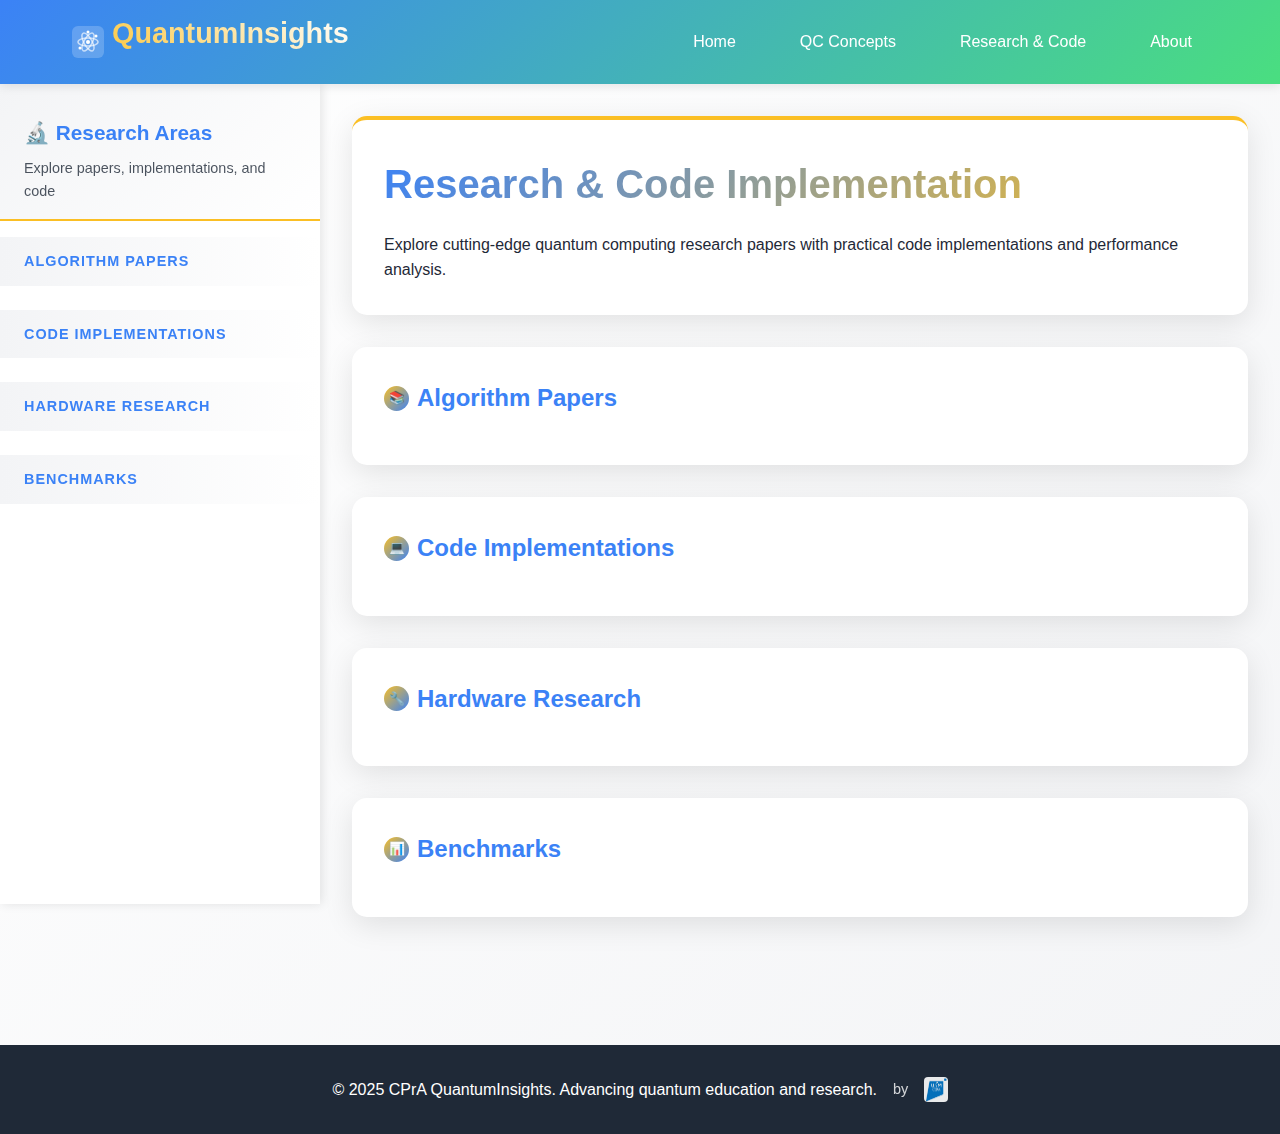
<file: research.html>
<!DOCTYPE html>
<html lang="en">
<head>
    <meta charset="UTF-8">
    <meta name="viewport" content="width=device-width, initial-scale=1.0">
    <title>Research & Code Implementation - CPrA QuantumInsights</title>
    <link rel="icon" type="image/svg+xml" href="_img/favicon.svg">
    <style>
        :root {
            --fresh-green: #4ade80;
            --white: #ffffff;
            --light-grey: #f3f4f6;
            --blue: #3b82f6;
            --light-gold: #fbbf24;
            --dark-text: #1f2937;
        }

        * {
            margin: 0;
            padding: 0;
            box-sizing: border-box;
        }

        body {
            font-family: 'Segoe UI', Tahoma, Geneva, Verdana, sans-serif;
            line-height: 1.6;
            color: var(--dark-text);
            background: linear-gradient(135deg, var(--white) 0%, var(--light-grey) 100%);
            min-height: 100vh;
        }

        /* Top Navigation */
        .top-nav {
            background: linear-gradient(135deg, var(--blue) 0%, var(--fresh-green) 100%);
            padding: 1rem 0;
            box-shadow: 0 2px 10px rgba(0,0,0,0.1);
            position: sticky;
            top: 0;
            z-index: 1000;
        }

        .nav-container {
            max-width: 1200px;
            margin: 0 auto;
            display: flex;
            justify-content: space-between;
            align-items: center;
            padding: 0 2rem;
        }

        .logo {
            font-size: 1.8rem;
            font-weight: bold;
            color: var(--white);
            text-decoration: none;
            background: linear-gradient(45deg, var(--light-gold), var(--white));
            -webkit-background-clip: text;
            -webkit-text-fill-color: transparent;
            background-clip: text;
            display: flex;
            align-items: center;
            gap: 0.5rem;
        }

        .nav-logo-icon {
            height: 32px;
            width: 32px;
            filter: brightness(0) invert(1);
        }

        .logo-text {
            display: flex;
            flex-direction: column;
            line-height: 1.2;
        }

        .logo-title {
            font-size: 1.8rem;
        }

        .logo-subtitle {
            font-size: 0.9rem;
            opacity: 0.8;
            font-weight: normal;
        }

        .nav-links {
            display: flex;
            list-style: none;
            gap: 2rem;
        }

        .nav-links a {
            color: var(--white);
            text-decoration: none;
            font-weight: 500;
            transition: all 0.3s ease;
            padding: 0.5rem 1rem;
            border-radius: 25px;
        }

        .nav-links a:hover {
            background: rgba(255, 255, 255, 0.2);
            transform: translateY(-2px);
        }

        /* Layout */
        .main-layout {
            display: flex;
            min-height: calc(100vh - 80px);
        }

        /* Left Sidebar Navigation */
        .sidebar {
            width: 320px;
            background: var(--white);
            box-shadow: 2px 0 10px rgba(0,0,0,0.1);
            position: sticky;
            top: 80px;
            height: calc(100vh - 80px);
            overflow-y: auto;
        }

        .sidebar-header {
            padding: 2rem 1.5rem 1rem;
            background: linear-gradient(135deg, var(--light-grey), var(--white));
            border-bottom: 2px solid var(--light-gold);
        }

        .sidebar-header h2 {
            color: var(--blue);
            font-size: 1.3rem;
            margin-bottom: 0.5rem;
        }

        .sidebar-header p {
            font-size: 0.9rem;
            opacity: 0.8;
        }

        .sidebar-nav {
            padding: 1rem 0;
        }

        .nav-section {
            margin-bottom: 1.5rem;
        }

        .nav-section-title {
            padding: 0.8rem 1.5rem;
            font-weight: bold;
            color: var(--blue);
            background: linear-gradient(90deg, var(--light-grey), transparent);
            font-size: 0.9rem;
            text-transform: uppercase;
            letter-spacing: 1px;
        }

        .nav-item {
            display: block;
            padding: 0.8rem 2rem;
            color: var(--dark-text);
            text-decoration: none;
            transition: all 0.3s ease;
            border-left: 3px solid transparent;
        }

        .nav-item:hover {
            background: var(--light-grey);
            border-left-color: var(--light-gold);
            transform: translateX(5px);
        }

        .nav-item.active {
            background: linear-gradient(90deg, var(--light-gold), transparent);
            border-left-color: var(--blue);
            color: var(--blue);
            font-weight: 500;
        }

        /* Main Content */
        .content {
            flex: 1;
            padding: 2rem;
            max-width: calc(100vw - 320px);
        }

        .content-header {
            margin-bottom: 2rem;
            padding: 2rem;
            background: var(--white);
            border-radius: 15px;
            box-shadow: 0 8px 30px rgba(0,0,0,0.1);
            border-top: 4px solid var(--light-gold);
        }

        .content-header h1 {
            font-size: 2.5rem;
            background: linear-gradient(135deg, var(--blue), var(--light-gold));
            -webkit-background-clip: text;
            -webkit-text-fill-color: transparent;
            background-clip: text;
            margin-bottom: 1rem;
        }

        .research-section {
            background: var(--white);
            padding: 2rem;
            margin-bottom: 2rem;
            border-radius: 15px;
            box-shadow: 0 8px 30px rgba(0,0,0,0.1);
            transition: all 0.3s ease;
        }

        .research-section:hover {
            transform: translateY(-5px);
            box-shadow: 0 15px 40px rgba(0,0,0,0.15);
        }

        .research-section h2 {
            color: var(--blue);
            margin-bottom: 1rem;
            display: flex;
            align-items: center;
            gap: 0.5rem;
        }

        .section-icon {
            width: 25px;
            height: 25px;
            background: linear-gradient(135deg, var(--light-gold), var(--blue));
            border-radius: 50%;
            display: inline-flex;
            align-items: center;
            justify-content: center;
            color: var(--white);
            font-size: 0.8rem;
        }

        .paper-grid {
            display: grid;
            grid-template-columns: repeat(auto-fit, minmax(300px, 1fr));
            gap: 1.5rem;
            margin-top: 1.5rem;
        }

        .paper-card {
            background: linear-gradient(135deg, var(--light-grey), var(--white));
            padding: 1.5rem;
            border-radius: 10px;
            border-left: 4px solid var(--light-gold);
            transition: all 0.3s ease;
        }

        .paper-card:hover {
            transform: translateY(-3px);
            box-shadow: 0 8px 20px rgba(0,0,0,0.1);
        }

        .paper-title {
            color: var(--blue);
            font-weight: bold;
            margin-bottom: 0.5rem;
            font-size: 1.1rem;
        }

        .paper-authors {
            color: var(--dark-text);
            opacity: 0.7;
            font-size: 0.9rem;
            margin-bottom: 0.5rem;
        }

        .paper-venue {
            background: var(--fresh-green);
            color: var(--white);
            padding: 0.2rem 0.8rem;
            border-radius: 12px;
            font-size: 0.8rem;
            display: inline-block;
            margin-bottom: 1rem;
        }

        .code-section {
            background: var(--dark-text);
            color: var(--white);
            padding: 1rem;
            border-radius: 8px;
            margin-top: 1rem;
            font-family: 'Courier New', monospace;
            overflow-x: auto;
        }

        .code-header {
            display: flex;
            justify-content: space-between;
            align-items: center;
            margin-bottom: 0.5rem;
            padding-bottom: 0.5rem;
            border-bottom: 1px solid rgba(255,255,255,0.2);
        }

        .code-language {
            background: var(--fresh-green);
            padding: 0.2rem 0.8rem;
            border-radius: 12px;
            font-size: 0.8rem;
        }

        .github-link {
            display: inline-block;
            background: linear-gradient(135deg, var(--light-gold), var(--fresh-green));
            color: var(--white);
            text-decoration: none;
            padding: 0.5rem 1rem;
            border-radius: 20px;
            font-size: 0.9rem;
            margin-top: 1rem;
            transition: all 0.3s ease;
        }

        .github-link:hover {
            transform: translateY(-2px);
            box-shadow: 0 5px 15px rgba(251, 191, 36, 0.4);
        }

        /* Responsive */
        @media (max-width: 768px) {
            .main-layout {
                flex-direction: column;
            }

            .sidebar {
                width: 100%;
                height: auto;
                position: relative;
                top: 0;
            }

            .content {
                max-width: 100%;
            }

            .nav-container {
                flex-direction: column;
                gap: 1rem;
            }

            .nav-links {
                gap: 1rem;
            }

            .paper-grid {
                grid-template-columns: 1fr;
            }
        }

        /* Footer */
        footer {
            background: var(--dark-text);
            color: var(--white);
            text-align: center;
            padding: 2rem;
            margin-top: 4rem;
        }

        .footer-content {
            display: flex;
            align-items: center;
            justify-content: center;
            gap: 1rem;
            flex-wrap: wrap;
        }

        .cpra-logo-small {
            height: 25px;
            width: auto;
            border-radius: 4px;
            opacity: 0.9;
        }

        .by-text {
            color: var(--white);
            opacity: 0.8;
            font-size: 0.9rem;
        }
    </style>
</head>
<body>
    <!-- Top Navigation -->
    <nav class="top-nav">
        <div class="nav-container">
            <a href="index.html" class="logo">
                <img src="_img/favicon.svg" alt="CPrA Logo" class="nav-logo-icon">
                <div class="logo-text">
                    <span class="logo-title">QuantumInsights</span>
                    <span class="logo-subtitle">By CPrA</span>
                </div>
            </a>
            <ul class="nav-links">
                <li><a href="index.html">Home</a></li>
                <li><a href="concepts.html">QC Concepts</a></li>
                <li><a href="research.html">Research & Code</a></li>
                <li><a href="#about">About</a></li>
            </ul>
        </div>
    </nav>

    <div class="main-layout">
        <!-- Left Sidebar Navigation -->
        <aside class="sidebar">
            <div class="sidebar-header">
                <h2>🔬 Research Areas</h2>
                <p>Explore papers, implementations, and code</p>
            </div>
            
            <nav class="sidebar-nav">
                <!-- Navigation will be dynamically loaded here -->
            </nav>
        </aside>

        <!-- Main Content -->
        <main class="content">
            <div class="content-header">
                <h1>Research & Code Implementation</h1>
                <p>Explore cutting-edge quantum computing research papers with practical code implementations and performance analysis.</p>
            </div>
            <!-- Content will be dynamically loaded here -->
        </main>
    </div>

    <footer>
        <div class="footer-content">
            <p>&copy; 2025 CPrA QuantumInsights. Advancing quantum education and research.</p>
            <span class="by-text">by</span>
            <img src="_img/logoo.png" alt="CPrA Logo" class="cpra-logo-small">
        </div>
    </footer>

    <script>
        // Load research data and populate the page
        async function loadResearchData() {
            try {
                const response = await fetch('research/meta.json');
                const data = await response.json();
                
                // Update page title and description
                document.querySelector('.content-header h1').textContent = data.title;
                document.querySelector('.content-header p').textContent = data.description;
                
                // Clear existing sidebar navigation and content
                const sidebarNav = document.querySelector('.sidebar-nav');
                const content = document.querySelector('.content');
                
                // Keep the header but remove existing sections
                const existingSections = content.querySelectorAll('.research-section');
                existingSections.forEach(section => section.remove());
                
                // Generate sidebar navigation with new hierarchical format
                generateSidebarNavigation(data.sections, sidebarNav);
                
                // Generate main content sections with new format
                generateMainContent(data.sections, content);
                
                console.log('Loaded research data:', data);
                
            } catch (error) {
                console.error('Error loading research data:', error);
                // Fallback error display
                const content = document.querySelector('.content');
                const errorDiv = document.createElement('div');
                errorDiv.style.padding = '2rem';
                errorDiv.style.textAlign = 'center';
                errorDiv.style.color = '#ef4444';
                errorDiv.innerHTML = `
                    <h2>Error Loading Content</h2>
                    <p>Failed to load research data. Please check the console for details.</p>
                    <p><strong>Error:</strong> ${error.message}</p>
                `;
                content.appendChild(errorDiv);
            }
        }

        // Load folder content (similar to concepts.html)
        async function loadFolderContent(folderPath) {
            try {
                const metaPath = `${folderPath}/meta.json`;
                const response = await fetch(metaPath);
                const data = await response.json();
                
                // Update page title and description
                document.querySelector('.content-header h1').textContent = data.title;
                document.querySelector('.content-header p').textContent = data.description;
                
                // Clear existing content
                const sidebarNav = document.querySelector('.sidebar-nav');
                const content = document.querySelector('.content');
                
                // Keep the header but remove existing sections
                const existingSections = content.querySelectorAll('.research-section');
                existingSections.forEach(section => section.remove());
                
                // Generate navigation for folder items
                generateFolderNavigation(data.items, sidebarNav);
                
                // Generate main content for folder items
                generateFolderContent(data.items, content);
                
                // Update URL without page reload
                const newUrl = `${window.location.pathname}?folder=${encodeURIComponent(folderPath)}`;
                window.history.pushState({folderPath: folderPath}, '', newUrl);
                
                console.log('Loaded folder content:', data);
                
            } catch (error) {
                console.error('Error loading folder content:', error);
                // Fallback error display
                const content = document.querySelector('.content');
                const errorDiv = document.createElement('div');
                errorDiv.style.padding = '2rem';
                errorDiv.style.textAlign = 'center';
                errorDiv.style.color = '#ef4444';
                errorDiv.innerHTML = `
                    <h2>Error Loading Folder Content</h2>
                    <p>Failed to load folder data from ${folderPath}. Please check the console for details.</p>
                    <p><strong>Error:</strong> ${error.message}</p>
                    <button onclick="loadResearchData()" style="margin-top: 1rem; padding: 0.5rem 1rem; background: var(--blue); color: white; border: none; border-radius: 5px; cursor: pointer;">
                        Return to Main Research
                    </button>
                `;
                content.appendChild(errorDiv);
            }
        }

        function generateSidebarNavigation(sections, container) {
            container.innerHTML = '';
            
            sections.forEach(section => {
                const navSection = document.createElement('div');
                navSection.className = 'nav-section';
                
                const sectionTitle = document.createElement('div');
                sectionTitle.className = 'nav-section-title';
                sectionTitle.textContent = section.title;
                navSection.appendChild(sectionTitle);
                
                // Add children as nav items (new hierarchical format)
                if (section.children && section.children.length > 0) {
                    section.children.forEach((child, index) => {
                        const navItem = document.createElement('a');
                        navItem.href = child.url || `#${child.id}`;
                        navItem.className = `nav-item ${index === 0 && section.id === 'algorithm-papers' ? 'active' : ''}`;
                        navItem.textContent = child.title;
                        
                        // Add click handler for navigation items
                        navItem.addEventListener('click', async (e) => {
                            e.preventDefault();
                            
                            if (child.type === 'folder') {
                                // Load folder content
                                loadFolderContent(child.path);
                            } else if (child.type === 'page') {
                                // Navigate directly to the HTML file using safe navigation
                                if (window.quantumNavigate) {
                                    window.quantumNavigate(child.path || child.url);
                                } else {
                                    window.location.href = child.path || child.url;
                                }
                            }
                        });
                        
                        // Add subtle metadata in navigation
                        if (child.level || child.readingTime || child.featured) {
                            const metadata = document.createElement('div');
                            metadata.className = 'nav-item-metadata';
                            metadata.style.fontSize = '0.75rem';
                            metadata.style.color = '#9ca3af';
                            metadata.style.marginTop = '0.2rem';
                            metadata.style.opacity = '0.8';
                            
                            const metaParts = [];
                            if (child.level) metaParts.push(child.level);
                            if (child.readingTime) metaParts.push(`${child.readingTime}min`);
                            if (child.featured) metaParts.push('★');
                            
                            metadata.textContent = metaParts.join(' • ');
                            navItem.appendChild(metadata);
                        }
                        
                        navSection.appendChild(navItem);
                    });
                }
                
                container.appendChild(navSection);
            });
        }

        function generateMainContent(sections, container) {
            const header = container.querySelector('.content-header');
            
            sections.forEach(section => {
                // Create research section for each main section
                const researchSection = document.createElement('section');
                researchSection.className = 'research-section';
                researchSection.id = section.id;
                
                const sectionHeader = document.createElement('h2');
                sectionHeader.innerHTML = `<span class="section-icon">${getIconForSection(section.id)}</span>${section.title}`;
                
                const description = document.createElement('p');
                description.textContent = section.description;
                
                researchSection.appendChild(sectionHeader);
                researchSection.appendChild(description);
                
                // Convert children to paper format (like original)
                if (section.children && section.children.length > 0) {
                    const paperGrid = document.createElement('div');
                    paperGrid.className = 'paper-grid';
                    
                    section.children.forEach(child => {
                        const paperCard = document.createElement('div');
                        paperCard.className = 'paper-card';
                        
                        const paperTitle = document.createElement('div');
                        paperTitle.className = 'paper-title';
                        paperTitle.textContent = child.title;
                        
                        const paperDescription = document.createElement('p');
                        paperDescription.textContent = child.description;
                        
                        paperCard.appendChild(paperTitle);
                        
                        // Add venue/source badge if available
                        if (child.venue || child.source) {
                            const venueBadge = document.createElement('div');
                            venueBadge.className = 'paper-venue';
                            venueBadge.textContent = child.venue || child.source;
                            venueBadge.style.background = 'var(--fresh-green)';
                            venueBadge.style.color = 'var(--white)';
                            venueBadge.style.padding = '0.2rem 0.8rem';
                            venueBadge.style.borderRadius = '12px';
                            venueBadge.style.fontSize = '0.8rem';
                            venueBadge.style.display = 'inline-block';
                            venueBadge.style.marginBottom = '1rem';
                            venueBadge.style.fontWeight = '500';
                            paperCard.appendChild(venueBadge);
                        }
                        
                        // Add "Own research" badge if specified
                        if (child.ownResearch) {
                            const ownResearchBadge = document.createElement('div');
                            ownResearchBadge.className = 'paper-venue';
                            ownResearchBadge.textContent = 'Own Research';
                            ownResearchBadge.style.background = 'var(--blue)';
                            ownResearchBadge.style.color = 'var(--white)';
                            ownResearchBadge.style.padding = '0.2rem 0.8rem';
                            ownResearchBadge.style.borderRadius = '12px';
                            ownResearchBadge.style.fontSize = '0.8rem';
                            ownResearchBadge.style.display = 'inline-block';
                            ownResearchBadge.style.marginBottom = '1rem';
                            ownResearchBadge.style.fontWeight = '500';
                            ownResearchBadge.style.marginLeft = '0.5rem';
                            paperCard.appendChild(ownResearchBadge);
                        }
                        
                        paperCard.appendChild(paperDescription);
                        
                        // Add the metadata section (keeping the cool labels)
                        if (child.level || child.readingTime || child.featured || (child.tags && child.tags.length > 0)) {
                            const metadata = document.createElement('div');
                            metadata.className = 'research-metadata';
                            metadata.style.marginTop = '1rem';
                            metadata.style.display = 'flex';
                            metadata.style.flexWrap = 'wrap';
                            metadata.style.gap = '0.5rem';
                            metadata.style.fontSize = '0.8rem';
                            
                            // Level badge
                            if (child.level) {
                                const levelBadge = document.createElement('span');
                                levelBadge.textContent = child.level;
                                levelBadge.style.background = '#e5e7eb';
                                levelBadge.style.color = '#374151';
                                levelBadge.style.padding = '0.2rem 0.5rem';
                                levelBadge.style.borderRadius = '12px';
                                levelBadge.style.fontWeight = '500';
                                metadata.appendChild(levelBadge);
                            }
                            
                            // Reading time badge
                            if (child.readingTime) {
                                const timeBadge = document.createElement('span');
                                timeBadge.textContent = `${child.readingTime} min read`;
                                timeBadge.style.background = '#fef3c7';
                                timeBadge.style.color = '#92400e';
                                timeBadge.style.padding = '0.2rem 0.5rem';
                                timeBadge.style.borderRadius = '12px';
                                timeBadge.style.fontWeight = '500';
                                metadata.appendChild(timeBadge);
                            }
                            
                            // Featured badge
                            if (child.featured) {
                                const featuredBadge = document.createElement('span');
                                featuredBadge.textContent = '★ Featured';
                                featuredBadge.style.background = '#fbbf24';
                                featuredBadge.style.color = '#92400e';
                                featuredBadge.style.padding = '0.2rem 0.5rem';
                                featuredBadge.style.borderRadius = '12px';
                                featuredBadge.style.fontWeight = 'bold';
                                metadata.appendChild(featuredBadge);
                            }
                            
                            // Tags
                            if (child.tags && child.tags.length > 0) {
                                child.tags.slice(0, 3).forEach(tag => {
                                    const tagBadge = document.createElement('span');
                                    tagBadge.textContent = tag;
                                    tagBadge.style.background = '#f3f4f6';
                                    tagBadge.style.color = '#6b7280';
                                    tagBadge.style.padding = '0.2rem 0.5rem';
                                    tagBadge.style.borderRadius = '12px';
                                    tagBadge.style.fontSize = '0.75rem';
                                    metadata.appendChild(tagBadge);
                                });
                            }
                            
                            paperCard.appendChild(metadata);
                        }
                        
                        // Add click handler for navigation
                        if (child.url) {
                            paperCard.style.cursor = 'pointer';
                            paperCard.addEventListener('click', async () => {
                                // Check if it's a folder or specific research item
                                if (child.type === 'folder') {
                                    // It's a folder - load the meta.json from that folder
                                    loadFolderContent(child.path);
                                } else if (child.type === 'page') {
                                    // Navigate directly to the HTML file using safe navigation
                                    if (window.quantumNavigate) {
                                        window.quantumNavigate(child.path || child.url);
                                    } else {
                                        window.location.href = child.path || child.url;
                                    }
                                } else {
                                    // Fallback - just navigate normally
                                    if (child.url.startsWith('http')) {
                                        window.open(child.url, '_blank');
                                    } else {
                                        window.location.href = child.url;
                                    }
                                }
                            });
                            
                            // Add hover effect for clickable cards
                            paperCard.addEventListener('mouseenter', () => {
                                paperCard.style.transform = 'translateY(-5px)';
                                paperCard.style.boxShadow = '0 10px 25px rgba(0,0,0,0.15)';
                            });
                            
                            paperCard.addEventListener('mouseleave', () => {
                                paperCard.style.transform = 'translateY(0)';
                                paperCard.style.boxShadow = 'none';
                            });
                        }
                        
                        paperGrid.appendChild(paperCard);
                    });
                    
                    researchSection.appendChild(paperGrid);
                }
                
                container.appendChild(researchSection);
            });
        }

        // Generate navigation for folder items (similar to concepts.html)
        function generateFolderNavigation(items, container) {
            container.innerHTML = '';
            
            items.forEach((item, index) => {
                const navItem = document.createElement('a');
                navItem.href = item.url || `#${item.id}`;
                navItem.className = `nav-item ${index === 0 ? 'active' : ''}`;
                navItem.textContent = item.title;
                
                // Add click handler for folder navigation
                navItem.addEventListener('click', async (e) => {
                    e.preventDefault();
                    
                    if (item.type === 'folder') {
                        // Load nested folder content
                        loadFolderContent(item.path);
                    } else if (item.type === 'page') {
                        // Navigate directly to the HTML file using safe navigation
                        if (window.quantumNavigate) {
                            window.quantumNavigate(item.path || item.url);
                        } else {
                            window.location.href = item.path || item.url;
                        }
                    }
                });
                
                // Add metadata in navigation
                if (item.level || item.readingTime || item.featured) {
                    const metadata = document.createElement('div');
                    metadata.className = 'nav-item-metadata';
                    metadata.style.fontSize = '0.75rem';
                    metadata.style.color = '#9ca3af';
                    metadata.style.marginTop = '0.2rem';
                    metadata.style.opacity = '0.8';
                    
                    const metaParts = [];
                    if (item.level) metaParts.push(item.level);
                    if (item.readingTime) metaParts.push(`${item.readingTime}min`);
                    if (item.featured) metaParts.push('★');
                    
                    metadata.textContent = metaParts.join(' • ');
                    navItem.appendChild(metadata);
                }
                
                container.appendChild(navItem);
            });
        }

        // Generate main content for folder items (similar to concepts.html)
        function generateFolderContent(items, container) {
            const header = container.querySelector('.content-header');
            
            // Create a grid for folder items
            const itemGrid = document.createElement('div');
            itemGrid.className = 'paper-grid';
            itemGrid.style.display = 'grid';
            itemGrid.style.gridTemplateColumns = 'repeat(auto-fit, minmax(350px, 1fr))';
            itemGrid.style.gap = '1.5rem';
            itemGrid.style.marginTop = '2rem';
            
            items.forEach(item => {
                const itemCard = document.createElement('div');
                itemCard.className = 'paper-card';
                itemCard.style.background = 'white';
                itemCard.style.borderRadius = '10px';
                itemCard.style.padding = '1.5rem';
                itemCard.style.boxShadow = '0 2px 10px rgba(0,0,0,0.1)';
                itemCard.style.border = '1px solid #e5e7eb';
                itemCard.style.transition = 'all 0.3s ease';
                
                // Add title
                const title = document.createElement('h3');
                title.textContent = item.title;
                title.style.marginBottom = '0.5rem';
                title.style.color = 'var(--dark-text)';
                itemCard.appendChild(title);
                
                // Add description
                const description = document.createElement('p');
                description.textContent = item.description;
                description.style.fontSize = '0.9rem';
                description.style.color = '#6b7280';
                description.style.marginBottom = '1rem';
                itemCard.appendChild(description);
                
                // Add metadata
                const metadata = document.createElement('div');
                metadata.className = 'paper-metadata';
                metadata.style.display = 'flex';
                metadata.style.flexWrap = 'wrap';
                metadata.style.gap = '0.5rem';
                metadata.style.marginBottom = '1rem';
                
                // Add level badge
                if (item.level) {
                    const levelBadge = document.createElement('span');
                    levelBadge.className = 'badge';
                    levelBadge.textContent = item.level;
                    levelBadge.style.background = item.level === 'Beginner' ? '#10b981' : 
                                                item.level === 'Intermediate' ? '#f59e0b' : '#ef4444';
                    levelBadge.style.color = 'white';
                    levelBadge.style.padding = '0.2rem 0.5rem';
                    levelBadge.style.borderRadius = '4px';
                    levelBadge.style.fontSize = '0.75rem';
                    metadata.appendChild(levelBadge);
                }
                
                // Add reading time
                if (item.readingTime) {
                    const timeBadge = document.createElement('span');
                    timeBadge.className = 'badge';
                    timeBadge.textContent = `${item.readingTime} min read`;
                    timeBadge.style.background = '#6b7280';
                    timeBadge.style.color = 'white';
                    timeBadge.style.padding = '0.2rem 0.5rem';
                    timeBadge.style.borderRadius = '4px';
                    timeBadge.style.fontSize = '0.75rem';
                    metadata.appendChild(timeBadge);
                }
                
                itemCard.appendChild(metadata);
                
                // Add click handler for navigation
                if (item.url) {
                    itemCard.style.cursor = 'pointer';
                    itemCard.addEventListener('click', async () => {
                        if (item.type === 'folder') {
                            // Load nested folder content
                            loadFolderContent(item.path);
                        } else if (item.type === 'page') {
                            // Navigate directly to the HTML file using safe navigation
                            if (window.quantumNavigate) {
                                window.quantumNavigate(item.path || item.url);
                            } else {
                                window.location.href = item.path || item.url;
                            }
                        }
                    });
                    
                    // Add hover effect for clickable cards
                    itemCard.addEventListener('mouseenter', () => {
                        itemCard.style.transform = 'translateY(-5px)';
                        itemCard.style.boxShadow = '0 10px 25px rgba(0,0,0,0.15)';
                    });
                    
                    itemCard.addEventListener('mouseleave', () => {
                        itemCard.style.transform = 'translateY(0)';
                        itemCard.style.boxShadow = '0 2px 10px rgba(0,0,0,0.1)';
                    });
                }
                
                itemGrid.appendChild(itemCard);
            });
            
            container.appendChild(itemGrid);
        }

        // Function to load research content within the same page
        async function loadResearchContent(research) {
            try {
                console.log('Loading research content for:', research.title);
                
                // Update page title and description with research info
                document.querySelector('.content-header h1').textContent = research.title;
                document.querySelector('.content-header p').textContent = research.description;
                
                // Update browser history and URL
                const newUrl = `${window.location.pathname}?research=${encodeURIComponent(research.id)}`;
                window.history.pushState({ researchId: research.id, research }, research.title, newUrl);
                
                // Clear existing content
                const sidebarNav = document.querySelector('.sidebar-nav');
                const content = document.querySelector('.content');
                
                // Keep the header but remove existing sections
                const existingSections = content.querySelectorAll('.research-section');
                existingSections.forEach(section => section.remove());
                
                // Generate research content
                generateResearchContentDisplay(research, content);
                generateResearchNavigation(research, sidebarNav);
                
                console.log('Loaded research:', research);
                
            } catch (error) {
                console.error('Error loading research content:', error);
                // Show error message
                const content = document.querySelector('.content');
                const errorDiv = document.createElement('div');
                errorDiv.style.padding = '2rem';
                errorDiv.style.textAlign = 'center';
                errorDiv.style.color = '#ef4444';
                errorDiv.innerHTML = `
                    <h2>Error Loading Research</h2>
                    <p>Failed to load research content. Please check the console for details.</p>
                    <p><strong>Error:</strong> ${error.message}</p>
                    <button onclick="loadResearchData()" style="margin-top: 1rem; padding: 0.5rem 1rem; background: var(--blue); color: white; border: none; border-radius: 5px; cursor: pointer;">
                        Back to Main Page
                    </button>
                `;
                content.appendChild(errorDiv);
            }
        }

        // Function to generate research content display
        function generateResearchContentDisplay(research, container) {
            const researchSection = document.createElement('section');
            researchSection.className = 'research-section';
            
            // Research header with metadata
            const researchHeader = document.createElement('div');
            researchHeader.style.marginBottom = '2rem';
            
            const title = document.createElement('h2');
            title.innerHTML = `<span class="section-icon">🔬</span>${research.title}`;
            title.style.marginBottom = '1rem';
            
            const description = document.createElement('p');
            description.textContent = research.description;
            description.style.fontSize = '1.1rem';
            description.style.marginBottom = '1rem';
            
            researchHeader.appendChild(title);
            researchHeader.appendChild(description);
            
            // Add venue/source badge if available
            if (research.venue || research.source) {
                const venueBadge = document.createElement('div');
                venueBadge.style.background = 'var(--fresh-green)';
                venueBadge.style.color = 'var(--white)';
                venueBadge.style.padding = '0.5rem 1rem';
                venueBadge.style.borderRadius = '15px';
                venueBadge.style.fontSize = '0.9rem';
                venueBadge.style.display = 'inline-block';
                venueBadge.style.marginBottom = '1rem';
                venueBadge.style.fontWeight = '500';
                venueBadge.textContent = research.venue || research.source;
                researchHeader.appendChild(venueBadge);
            }
            
            // Add "Own research" badge if specified
            if (research.ownResearch) {
                const ownResearchBadge = document.createElement('div');
                ownResearchBadge.style.background = 'var(--blue)';
                ownResearchBadge.style.color = 'var(--white)';
                ownResearchBadge.style.padding = '0.5rem 1rem';
                ownResearchBadge.style.borderRadius = '15px';
                ownResearchBadge.style.fontSize = '0.9rem';
                ownResearchBadge.style.display = 'inline-block';
                ownResearchBadge.style.marginBottom = '1rem';
                ownResearchBadge.style.fontWeight = '500';
                ownResearchBadge.style.marginLeft = '0.5rem';
                ownResearchBadge.textContent = 'Own Research';
                researchHeader.appendChild(ownResearchBadge);
            }
            
            // Add metadata badges
            if (research.level || research.readingTime || research.featured || (research.tags && research.tags.length > 0)) {
                const metadata = document.createElement('div');
                metadata.style.display = 'flex';
                metadata.style.flexWrap = 'wrap';
                metadata.style.gap = '0.5rem';
                metadata.style.marginBottom = '2rem';
                
                if (research.level) {
                    const levelBadge = document.createElement('span');
                    levelBadge.textContent = `Level: ${research.level}`;
                    levelBadge.style.background = '#e5e7eb';
                    levelBadge.style.color = '#374151';
                    levelBadge.style.padding = '0.5rem 1rem';
                    levelBadge.style.borderRadius = '15px';
                    levelBadge.style.fontWeight = '500';
                    levelBadge.style.fontSize = '0.9rem';
                    metadata.appendChild(levelBadge);
                }
                
                if (research.readingTime) {
                    const timeBadge = document.createElement('span');
                    timeBadge.textContent = `${research.readingTime} min read`;
                    timeBadge.style.background = '#fef3c7';
                    timeBadge.style.color = '#92400e';
                    timeBadge.style.padding = '0.5rem 1rem';
                    timeBadge.style.borderRadius = '15px';
                    timeBadge.style.fontWeight = '500';
                    timeBadge.style.fontSize = '0.9rem';
                    metadata.appendChild(timeBadge);
                }
                
                if (research.featured) {
                    const featuredBadge = document.createElement('span');
                    featuredBadge.textContent = '★ Featured Research';
                    featuredBadge.style.background = '#fbbf24';
                    featuredBadge.style.color = '#92400e';
                    featuredBadge.style.padding = '0.5rem 1rem';
                    featuredBadge.style.borderRadius = '15px';
                    featuredBadge.style.fontWeight = 'bold';
                    featuredBadge.style.fontSize = '0.9rem';
                    metadata.appendChild(featuredBadge);
                }
                
                if (research.tags && research.tags.length > 0) {
                    research.tags.forEach(tag => {
                        const tagBadge = document.createElement('span');
                        tagBadge.textContent = tag;
                        tagBadge.style.background = '#f3f4f6';
                        tagBadge.style.color = '#6b7280';
                        tagBadge.style.padding = '0.5rem 1rem';
                        tagBadge.style.borderRadius = '15px';
                        tagBadge.style.fontSize = '0.8rem';
                        metadata.appendChild(tagBadge);
                    });
                }
                
                researchHeader.appendChild(metadata);
            }
            
            researchSection.appendChild(researchHeader);
            
            // Research content placeholder
            const contentPlaceholder = document.createElement('div');
            contentPlaceholder.style.padding = '2rem';
            contentPlaceholder.style.background = '#fefdf8';
            contentPlaceholder.style.borderRadius = '10px';
            contentPlaceholder.style.border = '2px dashed #fbbf24';
            contentPlaceholder.style.textAlign = 'center';
            contentPlaceholder.style.color = '#92400e';
            
            contentPlaceholder.innerHTML = `
                <h3 style="color: var(--blue); margin-bottom: 1rem;">🔬 Research Content</h3>
                <p style="margin-bottom: 1rem;">This is where the full research content, papers, and code implementations would be displayed.</p>
                <p style="font-size: 0.9rem; opacity: 0.8;">In a full implementation, this would load from:</p>
                <code style="background: #fef3c7; padding: 0.2rem 0.5rem; border-radius: 4px; color: #92400e;">${research.url || research.path}</code>
                <br><br>
                <p style="font-size: 0.9rem;"><strong>Research ID:</strong> ${research.id}</p>
                ${research.lastUpdated ? `<p style="font-size: 0.9rem;"><strong>Last Updated:</strong> ${research.lastUpdated}</p>` : ''}
            `;
            
            researchSection.appendChild(contentPlaceholder);
            container.appendChild(researchSection);
        }

        // Function to generate navigation for research
        function generateResearchNavigation(research, container) {
            container.innerHTML = '';
            
            // Add a back button
            const backSection = document.createElement('div');
            backSection.className = 'nav-section';
            
            const backButton = document.createElement('a');
            backButton.href = '#';
            backButton.className = 'nav-item';
            backButton.textContent = '← Back to Research';
            backButton.style.fontWeight = 'bold';
            backButton.style.color = 'var(--blue)';
            backButton.addEventListener('click', (e) => {
                e.preventDefault();
                loadResearchData();
            });
            
            backSection.appendChild(backButton);
            container.appendChild(backSection);
            
            // Research info section
            const researchSection = document.createElement('div');
            researchSection.className = 'nav-section';
            
            const sectionTitle = document.createElement('div');
            sectionTitle.className = 'nav-section-title';
            sectionTitle.textContent = 'Research Info';
            researchSection.appendChild(sectionTitle);
            
            // Current research display
            const currentResearch = document.createElement('div');
            currentResearch.className = 'nav-item active';
            currentResearch.style.cursor = 'default';
            currentResearch.textContent = research.title;
            
            if (research.level || research.readingTime || research.featured) {
                const metadata = document.createElement('div');
                metadata.className = 'nav-item-metadata';
                metadata.style.fontSize = '0.75rem';
                metadata.style.color = '#9ca3af';
                metadata.style.marginTop = '0.2rem';
                metadata.style.opacity = '0.8';
                
                const metaParts = [];
                if (research.level) metaParts.push(research.level);
                if (research.readingTime) metaParts.push(`${research.readingTime}min`);
                if (research.featured) metaParts.push('★');
                
                metadata.textContent = metaParts.join(' • ');
                currentResearch.appendChild(metadata);
            }
            
            researchSection.appendChild(currentResearch);
            container.appendChild(researchSection);
        }

        // Function to load content from a specific folder
        async function loadFolderContent(folderPath) {
            try {
                // Construct the meta.json path for the folder
                const metaPath = `${folderPath}/meta.json`;
                console.log('Loading folder content from:', metaPath);
                
                const response = await fetch(metaPath);
                if (!response.ok) {
                    throw new Error(`Failed to load ${metaPath}: ${response.status}`);
                }
                
                const data = await response.json();
                
                // Update page title and description
                document.querySelector('.content-header h1').textContent = data.title;
                document.querySelector('.content-header p').textContent = data.description;
                
                // Update browser history and URL
                const newUrl = `${window.location.pathname}?folder=${encodeURIComponent(folderPath)}`;
                window.history.pushState({ folderPath }, data.title, newUrl);
                
                // Clear existing content
                const sidebarNav = document.querySelector('.sidebar-nav');
                const content = document.querySelector('.content');
                
                // Keep the header but remove existing sections
                const existingSections = content.querySelectorAll('.research-section');
                existingSections.forEach(section => section.remove());
                
                // Generate new content based on folder structure
                if (data.items && data.items.length > 0) {
                    // This is a leaf folder with items
                    generateFolderContentDisplay(data, content);
                    generateFolderNavigation(data, sidebarNav);
                } else if (data.sections && data.sections.length > 0) {
                    // This is a parent folder with sections
                    generateSidebarNavigation(data.sections, sidebarNav);
                    generateMainContent(data.sections, content);
                }
                
                console.log('Loaded folder data:', data);
                
            } catch (error) {
                console.error('Error loading folder content:', error);
                // Show error message
                const content = document.querySelector('.content');
                const errorDiv = document.createElement('div');
                errorDiv.style.padding = '2rem';
                errorDiv.style.textAlign = 'center';
                errorDiv.style.color = '#ef4444';
                errorDiv.innerHTML = `
                    <h2>Error Loading Folder</h2>
                    <p>Failed to load content from folder. Please check the console for details.</p>
                    <p><strong>Error:</strong> ${error.message}</p>
                    <button onclick="loadResearchData()" style="margin-top: 1rem; padding: 0.5rem 1rem; background: var(--blue); color: white; border: none; border-radius: 5px; cursor: pointer;">
                        Back to Main Page
                    </button>
                `;
                content.appendChild(errorDiv);
            }
        }

        function getIconForSection(sectionId) {
            const icons = {
                'algorithm-papers': '📚',
                'code-implementations': '💻',
                'hardware-research': '🔧',
                'benchmarks': '📊'
            };
            return icons[sectionId] || '🔬';
        }

        // Add click handlers for navigation
        function addNavigationHandlers() {
            document.addEventListener('click', (e) => {
                if (e.target.matches('.nav-item')) {
                    // Remove active class from all nav items
                    document.querySelectorAll('.nav-item').forEach(item => {
                        item.classList.remove('active');
                    });
                    // Add active class to clicked item
                    e.target.classList.add('active');
                }
            });
        }

        // Load data when page loads
        document.addEventListener('DOMContentLoaded', () => {
            // Check URL parameters
            const urlParams = new URLSearchParams(window.location.search);
            const folderPath = urlParams.get('folder');
            const researchId = urlParams.get('research');
            
            if (folderPath) {
                loadFolderContent(folderPath);
            } else if (researchId) {
                // Need to find the research data - for now, go back to main and let user navigate
                console.log('Research ID found in URL:', researchId);
                loadResearchData();
            } else {
                loadResearchData();
            }
            
            addNavigationHandlers();
        });

        // Handle browser back/forward buttons
        window.addEventListener('popstate', (event) => {
            if (event.state && event.state.folderPath) {
                loadFolderContent(event.state.folderPath);
            } else {
                // Just go back to main research data since we navigate directly to HTML files now
                loadResearchData();
            }
        });
    </script>
    
    <!-- Quantum 404 Handler -->
    <script src="_404/quantum-404-handler.js"></script>
</body>
</html>
</file>
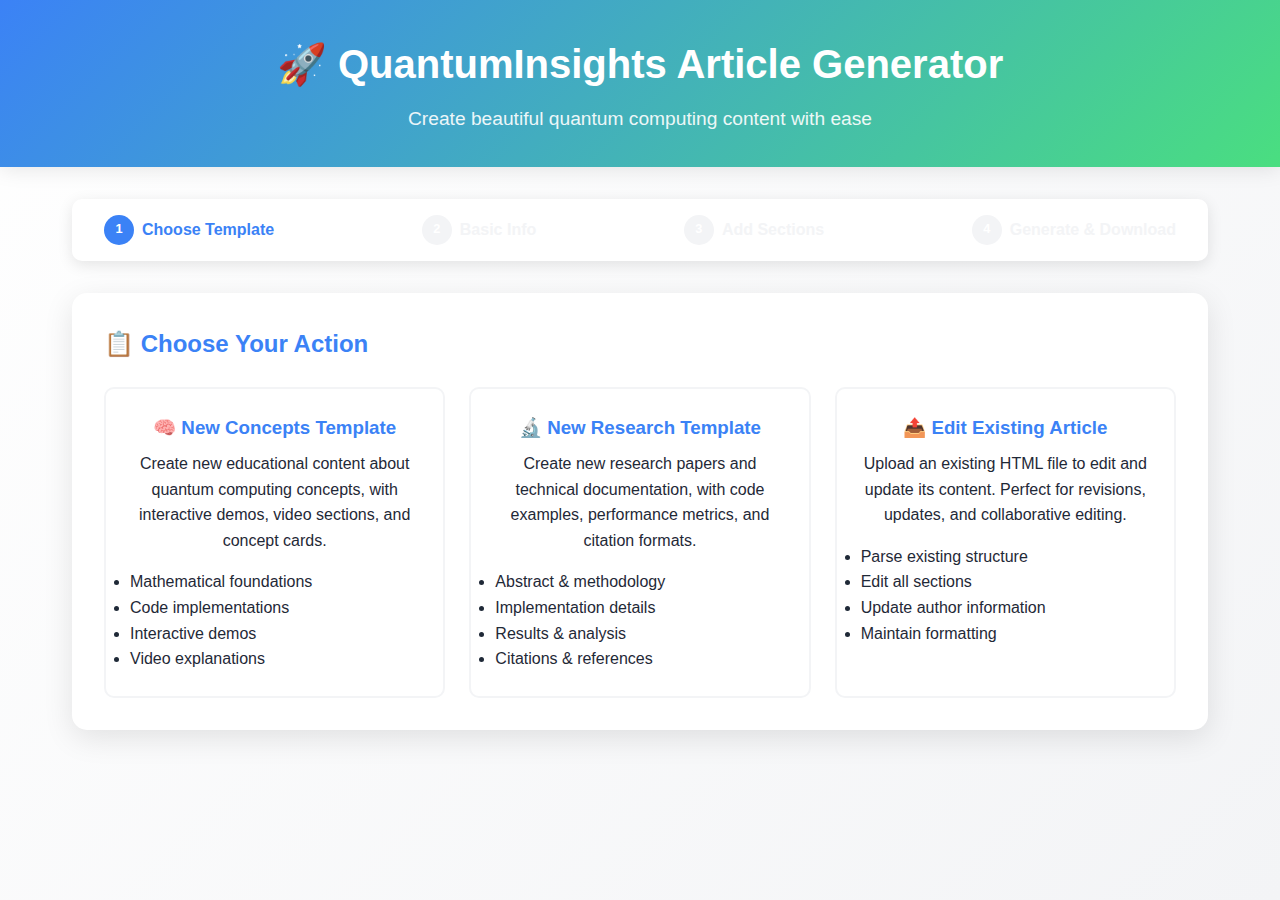
<file: _article-generator/article-generator.html>
<!DOCTYPE html>
<html lang="en">
<head>
    <meta charset="UTF-8">
    <meta name="viewport" content="width=device-width, initial-scale=1.0">
    <title>Article Generator - CPrA QuantumInsights</title>
    <link rel="icon" type="image/svg+xml" href="../_img/favicon.svg">
    <style>
        :root {
            --fresh-green: #4ade80;
            --white: #ffffff;
            --light-grey: #f3f4f6;
            --blue: #3b82f6;
            --light-gold: #fbbf24;
            --dark-text: #1f2937;
            --success: #10b981;
            --warning: #f59e0b;
        }

        * {
            margin: 0;
            padding: 0;
            box-sizing: border-box;
        }

        body {
            font-family: 'Segoe UI', Tahoma, Geneva, Verdana, sans-serif;
            line-height: 1.6;
            color: var(--dark-text);
            background: linear-gradient(135deg, var(--white) 0%, var(--light-grey) 100%);
            min-height: 100vh;
        }

        .header {
            background: linear-gradient(135deg, var(--blue) 0%, var(--fresh-green) 100%);
            color: var(--white);
            padding: 2rem 0;
            text-align: center;
            box-shadow: 0 2px 20px rgba(0,0,0,0.1);
        }

        .header h1 {
            font-size: 2.5rem;
            margin-bottom: 0.5rem;
        }

        .header p {
            font-size: 1.2rem;
            opacity: 0.9;
        }

        .container {
            max-width: 1200px;
            margin: 2rem auto;
            padding: 0 2rem;
        }

        .template-selector {
            background: var(--white);
            padding: 2rem;
            border-radius: 15px;
            margin-bottom: 2rem;
            box-shadow: 0 8px 30px rgba(0,0,0,0.1);
        }

        .template-selector h2 {
            color: var(--blue);
            margin-bottom: 1rem;
            display: flex;
            align-items: center;
            gap: 0.5rem;
        }

        .template-options {
            display: grid;
            grid-template-columns: repeat(auto-fit, minmax(300px, 1fr));
            gap: 1.5rem;
            margin-top: 1.5rem;
        }

        .template-option {
            border: 2px solid var(--light-grey);
            border-radius: 10px;
            padding: 1.5rem;
            cursor: pointer;
            transition: all 0.3s ease;
            text-align: center;
        }

        .template-option:hover {
            border-color: var(--blue);
            box-shadow: 0 5px 15px rgba(59, 130, 246, 0.2);
        }

        .template-option.selected {
            border-color: var(--fresh-green);
            background: rgba(74, 222, 128, 0.1);
        }

        .template-option h3 {
            color: var(--blue);
            margin-bottom: 0.5rem;
        }

        .form-container {
            background: var(--white);
            padding: 2rem;
            border-radius: 15px;
            margin-bottom: 2rem;
            box-shadow: 0 8px 30px rgba(0,0,0,0.1);
            display: none;
        }

        .form-container.active {
            display: block;
        }

        .form-section {
            margin-bottom: 2rem;
            padding: 1.5rem;
            border: 1px solid var(--light-grey);
            border-radius: 10px;
            background: var(--light-grey);
        }

        .form-section h3 {
            color: var(--blue);
            margin-bottom: 1rem;
            display: flex;
            align-items: center;
            gap: 0.5rem;
        }

        .form-group {
            margin-bottom: 1rem;
        }

        .form-group label {
            display: block;
            margin-bottom: 0.5rem;
            font-weight: 600;
            color: var(--dark-text);
        }

        .form-group input,
        .form-group textarea,
        .form-group select {
            width: 100%;
            padding: 0.8rem;
            border: 1px solid var(--light-grey);
            border-radius: 8px;
            font-size: 1rem;
            transition: border-color 0.3s ease;
        }

        .form-group input:focus,
        .form-group textarea:focus,
        .form-group select:focus {
            outline: none;
            border-color: var(--blue);
            box-shadow: 0 0 0 3px rgba(59, 130, 246, 0.1);
        }

        .form-group textarea {
            resize: vertical;
            min-height: 100px;
        }

        .form-row {
            display: grid;
            grid-template-columns: repeat(auto-fit, minmax(200px, 1fr));
            gap: 1rem;
        }

        .section-manager {
            background: var(--white);
            padding: 2rem;
            border-radius: 15px;
            margin-bottom: 2rem;
            box-shadow: 0 8px 30px rgba(0,0,0,0.1);
        }

        .section-manager h3 {
            color: var(--blue);
            margin-bottom: 1rem;
            display: flex;
            align-items: center;
            gap: 0.5rem;
        }

        .available-sections {
            display: grid;
            grid-template-columns: repeat(auto-fit, minmax(250px, 1fr));
            gap: 1rem;
            margin-bottom: 2rem;
        }

        .section-card {
            border: 2px dashed var(--light-grey);
            padding: 1rem;
            border-radius: 8px;
            cursor: pointer;
            transition: all 0.3s ease;
            text-align: center;
        }

        .section-card:hover {
            border-color: var(--blue);
            background: rgba(59, 130, 246, 0.05);
        }

        .section-card h4 {
            color: var(--blue);
            margin-bottom: 0.5rem;
        }

        .selected-sections {
            border: 2px solid var(--fresh-green);
            padding: 1.5rem;
            border-radius: 10px;
            background: rgba(74, 222, 128, 0.05);
            min-height: 100px;
        }

        .selected-section-item {
            background: var(--white);
            padding: 1rem;
            margin-bottom: 0.5rem;
            border-radius: 8px;
            display: flex;
            justify-content: space-between;
            align-items: center;
            box-shadow: 0 2px 8px rgba(0,0,0,0.1);
            border-left: 4px solid var(--light-grey);
            transition: all 0.3s ease;
        }

        .selected-section-item.edited {
            border-left-color: var(--fresh-green);
            background: rgba(74, 222, 128, 0.05);
        }

        .selected-section-item.edited span {
            color: var(--fresh-green);
            font-weight: 600;
        }

        .btn {
            padding: 0.8rem 1.5rem;
            border: none;
            border-radius: 25px;
            font-size: 1rem;
            cursor: pointer;
            transition: all 0.3s ease;
            font-weight: 600;
        }

        .btn-primary {
            background: linear-gradient(135deg, var(--blue), var(--fresh-green));
            color: var(--white);
        }

        .btn-primary:hover {
            transform: translateY(-2px);
            box-shadow: 0 5px 15px rgba(59, 130, 246, 0.4);
        }

        .btn-secondary {
            background: var(--light-grey);
            color: var(--dark-text);
        }

        .btn-secondary:hover {
            background: var(--light-gold);
            color: var(--white);
        }

        .btn-small {
            padding: 0.4rem 0.8rem;
            font-size: 0.8rem;
        }

        .btn-danger {
            background: #ef4444;
            color: var(--white);
        }

        .btn-danger:hover {
            background: #dc2626;
        }

        .preview-container {
            background: var(--white);
            padding: 2rem;
            border-radius: 15px;
            margin-bottom: 2rem;
            box-shadow: 0 8px 30px rgba(0,0,0,0.1);
        }

        .preview-container h3 {
            color: var(--blue);
            margin-bottom: 1rem;
            display: flex;
            align-items: center;
            gap: 0.5rem;
        }

        .code-preview {
            background: var(--dark-text);
            color: var(--white);
            padding: 1.5rem;
            border-radius: 10px;
            font-family: 'Courier New', monospace;
            font-size: 0.9rem;
            overflow-x: auto;
            max-height: 400px;
            overflow-y: auto;
        }

        .actions {
            text-align: center;
            margin-top: 2rem;
        }

        .actions .btn {
            margin: 0 0.5rem;
        }

        .progress-indicator {
            background: var(--white);
            padding: 1rem 2rem;
            border-radius: 10px;
            margin-bottom: 2rem;
            box-shadow: 0 4px 15px rgba(0,0,0,0.1);
        }

        .progress-steps {
            display: flex;
            justify-content: space-between;
            align-items: center;
        }

        .progress-step {
            display: flex;
            align-items: center;
            gap: 0.5rem;
            color: var(--light-grey);
            font-weight: 600;
        }

        .progress-step.active {
            color: var(--blue);
        }

        .progress-step.completed {
            color: var(--success);
        }

        .step-number {
            width: 30px;
            height: 30px;
            border-radius: 50%;
            background: var(--light-grey);
            color: var(--white);
            display: flex;
            align-items: center;
            justify-content: center;
            font-size: 0.8rem;
        }

        .step-number.active {
            background: var(--blue);
        }

        .step-number.completed {
            background: var(--success);
        }

        .notification {
            position: fixed;
            top: 20px;
            right: 20px;
            padding: 1rem 1.5rem;
            border-radius: 8px;
            color: var(--white);
            font-weight: 600;
            z-index: 1000;
            transform: translateX(100%);
            transition: transform 0.3s ease;
        }

        .notification.show {
            transform: translateX(0);
        }

        .notification.success {
            background: var(--success);
        }

        .notification.warning {
            background: var(--warning);
        }

        /* Modal styles */
        .modal {
            display: none;
            position: fixed;
            z-index: 2000;
            left: 0;
            top: 0;
            width: 100%;
            height: 100%;
            background-color: rgba(0,0,0,0.5);
        }

        .modal.show {
            display: flex;
            align-items: center;
            justify-content: center;
        }

        .modal-content {
            background: var(--white);
            padding: 2rem;
            border-radius: 15px;
            width: 90%;
            max-width: 800px;
            max-height: 80vh;
            overflow-y: auto;
            box-shadow: 0 20px 60px rgba(0,0,0,0.3);
        }

        .modal-header {
            display: flex;
            justify-content: space-between;
            align-items: center;
            margin-bottom: 1.5rem;
        }

        .modal-header h3 {
            color: var(--blue);
            margin: 0;
        }

        .close-btn {
            background: none;
            border: none;
            font-size: 1.5rem;
            cursor: pointer;
            color: var(--dark-text);
            opacity: 0.7;
        }

        .close-btn:hover {
            opacity: 1;
        }

        .content-editor {
            margin-bottom: 1.5rem;
        }

        .content-editor label {
            display: block;
            margin-bottom: 0.5rem;
            font-weight: 600;
            color: var(--dark-text);
        }

        .content-editor textarea {
            width: 100%;
            min-height: 120px;
            padding: 1rem;
            border: 1px solid var(--light-grey);
            border-radius: 8px;
            font-family: inherit;
            resize: vertical;
        }

        .content-editor input {
            width: 100%;
            padding: 0.8rem;
            border: 1px solid var(--light-grey);
            border-radius: 8px;
        }

        .editor-tabs {
            display: flex;
            border-bottom: 2px solid var(--light-grey);
            margin-bottom: 1rem;
        }

        .editor-tab {
            padding: 0.8rem 1.5rem;
            background: none;
            border: none;
            cursor: pointer;
            border-bottom: 2px solid transparent;
            color: var(--dark-text);
            opacity: 0.7;
        }

        .editor-tab.active {
            opacity: 1;
            border-bottom-color: var(--blue);
            color: var(--blue);
        }

        .editor-tab-content {
            display: none;
        }

        .editor-tab-content.active {
            display: block;
        }

        /* Dynamic concept cards editor */
        .concept-item {
            background: var(--light-grey);
            padding: 1rem;
            margin-bottom: 1rem;
            border-radius: 8px;
            border: 1px solid var(--light-grey);
        }

        .concept-item h4 {
            margin-bottom: 0.5rem;
            color: var(--blue);
        }

        .concept-controls {
            display: flex;
            justify-content: space-between;
            align-items: center;
            margin-bottom: 1rem;
        }

        .add-concept-btn {
            background: var(--fresh-green);
            color: var(--white);
            border: none;
            padding: 0.5rem 1rem;
            border-radius: 5px;
            cursor: pointer;
        }

        .remove-concept-btn {
            background: #ef4444;
            color: var(--white);
            border: none;
            padding: 0.3rem 0.6rem;
            border-radius: 3px;
            cursor: pointer;
            font-size: 0.8rem;
        }

        .equation-editor {
            background: var(--dark-text);
            color: var(--white);
            padding: 1rem;
            border-radius: 8px;
            font-family: 'Courier New', monospace;
            margin-bottom: 1rem;
        }

        .equation-preview {
            background: var(--light-grey);
            padding: 1rem;
            border-radius: 8px;
            border: 1px solid var(--light-grey);
            margin-top: 0.5rem;
            font-family: 'Times New Roman', serif;
            font-size: 1.1rem;
        }

        /* Featured elements styles */
        .featured-element {
            background: var(--white);
            border: 1px solid var(--fresh-green);
            border-radius: 5px;
            padding: 0.5rem 0.8rem;
            margin: 0.25rem;
            display: inline-flex;
            align-items: center;
            gap: 0.5rem;
            font-size: 0.9rem;
        }

        .featured-element-remove {
            background: #ef4444;
            color: var(--white);
            border: none;
            border-radius: 3px;
            padding: 0.2rem 0.4rem;
            cursor: pointer;
            font-size: 0.7rem;
        }

        .featured-elements-container {
            border: 2px dashed var(--light-grey);
            border-radius: 8px;
            padding: 1rem;
            min-height: 60px;
            display: flex;
            flex-wrap: wrap;
            align-items: center;
        }

        .featured-elements-container.has-elements {
            border-color: var(--fresh-green);
            background: rgba(74, 222, 128, 0.05);
        }

        .no-featured-elements {
            color: #999;
            font-style: italic;
            width: 100%;
            text-align: center;
        }

        @media (max-width: 768px) {
            .container {
                padding: 0 1rem;
            }

            .form-row {
                grid-template-columns: 1fr;
            }

            .template-options {
                grid-template-columns: 1fr;
            }

            .progress-steps {
                flex-direction: column;
                gap: 1rem;
            }

            .modal-content {
                width: 95%;
                padding: 1rem;
            }
        }

        /* Upload Status Styles */
        .upload-status {
            padding: 1rem;
            border-radius: 5px;
            font-weight: 500;
        }

        .upload-status.loading {
            background: #fef3c7;
            color: #92400e;
            border: 1px solid #fcd34d;
        }

        .upload-status.success {
            background: #d1fae5;
            color: #065f46;
            border: 1px solid #34d399;
        }

        .upload-status.error {
            background: #fee2e2;
            color: #dc2626;
            border: 1px solid #f87171;
        }

        /* Authority Section Styles */
        .authority-section {
            background: var(--light-grey);
            border-radius: 10px;
            padding: 2rem;
            margin: 2rem 0;
        }

        .authority-grid {
            display: grid;
            grid-template-columns: repeat(auto-fit, minmax(200px, 1fr));
            gap: 1.5rem;
            margin-top: 1rem;
        }

        .authority-item {
            background: var(--white);
            padding: 1rem;
            border-radius: 8px;
            box-shadow: 0 2px 4px rgba(0,0,0,0.1);
        }

        .authority-item h4 {
            color: var(--blue);
            margin-bottom: 0.5rem;
            font-size: 0.9rem;
            text-transform: uppercase;
            letter-spacing: 0.5px;
        }

        .authority-item p {
            margin: 0;
            font-weight: 500;
        }

        .authority-item small {
            display: block;
            color: #666;
            font-style: italic;
            margin-top: 0.25rem;
        }
    </style>
</head>
<body>
    <header class="header">
        <h1>🚀 QuantumInsights Article Generator</h1>
        <p>Create beautiful quantum computing content with ease</p>
    </header>

    <div class="container">
        <!-- Progress Indicator -->
        <div class="progress-indicator">
            <div class="progress-steps">
                <div class="progress-step active" id="step1">
                    <span class="step-number active">1</span>
                    <span>Choose Template</span>
                </div>
                <div class="progress-step" id="step2">
                    <span class="step-number">2</span>
                    <span>Basic Info</span>
                </div>
                <div class="progress-step" id="step3">
                    <span class="step-number">3</span>
                    <span>Add Sections</span>
                </div>
                <div class="progress-step" id="step4">
                    <span class="step-number">4</span>
                    <span>Generate & Download</span>
                </div>
            </div>
        </div>

        <!-- Template Selection -->
        <div class="template-selector">
            <h2>📋 Choose Your Action</h2>
            <div class="template-options">
                <div class="template-option" data-template="concepts">
                    <h3>🧠 New Concepts Template</h3>
                    <p>Create new educational content about quantum computing concepts, with interactive demos, video sections, and concept cards.</p>
                    <ul style="text-align: left; margin-top: 1rem;">
                        <li>Mathematical foundations</li>
                        <li>Code implementations</li>
                        <li>Interactive demos</li>
                        <li>Video explanations</li>
                    </ul>
                </div>
                <div class="template-option" data-template="research">
                    <h3>🔬 New Research Template</h3>
                    <p>Create new research papers and technical documentation, with code examples, performance metrics, and citation formats.</p>
                    <ul style="text-align: left; margin-top: 1rem;">
                        <li>Abstract & methodology</li>
                        <li>Implementation details</li>
                        <li>Results & analysis</li>
                        <li>Citations & references</li>
                    </ul>
                </div>
                <div class="template-option" data-template="upload">
                    <h3>📤 Edit Existing Article</h3>
                    <p>Upload an existing HTML file to edit and update its content. Perfect for revisions, updates, and collaborative editing.</p>
                    <ul style="text-align: left; margin-top: 1rem;">
                        <li>Parse existing structure</li>
                        <li>Edit all sections</li>
                        <li>Update author information</li>
                        <li>Maintain formatting</li>
                    </ul>
                </div>
            </div>
        </div>

        <!-- Basic Information Form -->
        <div class="form-container" id="basicInfoForm">
            <h2>📝 Basic Information</h2>
            
            <div class="form-section">
                <h3>📄 Document Details</h3>
                <div class="form-row">
                    <div class="form-group">
                        <label for="documentTitle">Title *</label>
                        <input type="text" id="documentTitle" placeholder="Enter your document title" required>
                    </div>
                    <div class="form-group">
                        <label for="documentLevel">Difficulty Level</label>
                        <select id="documentLevel">
                            <option value="Beginner">Beginner</option>
                            <option value="Intermediate">Intermediate</option>
                            <option value="Advanced">Advanced</option>
                        </select>
                    </div>
                </div>
                
                <div class="form-group">
                    <label for="documentDescription">Description/Subtitle</label>
                    <textarea id="documentDescription" placeholder="Brief description of what this document covers"></textarea>
                </div>
            </div>

            <!-- Featured Elements Section -->
            <div class="form-section">
                <h3>⭐ Featured Elements</h3>
                <p style="color: #666; font-size: 0.9rem; margin-bottom: 1rem;">Add key elements that make this content special and should be highlighted in meta.json</p>
                
                <div class="form-group">
                    <label for="newFeaturedElement">Add Featured Element</label>
                    <div style="display: flex; gap: 0.5rem;">
                        <input type="text" id="newFeaturedElement" placeholder="e.g., Interactive visualization, Real-time simulation, etc.">
                        <button type="button" class="btn btn-secondary btn-small" onclick="addFeaturedElement()">Add</button>
                    </div>
                </div>
                
                <div id="featuredElementsList" style="margin-top: 1rem;">
                    <div class="featured-elements-container">
                        <div class="no-featured-elements">No featured elements added yet. Add elements that make your content special.</div>
                    </div>
                </div>
            </div>

            <!-- Concepts-specific fields -->
            <div class="form-section" id="conceptsFields" style="display: none;">
                <h3>🎯 Concept Details</h3>
                <div class="form-row">
                    <div class="form-group">
                        <label for="conceptName">Concept Name</label>
                        <input type="text" id="conceptName" placeholder="e.g., Quantum Superposition">
                    </div>
                    <div class="form-group">
                        <label for="readingTime">Estimated Reading Time (minutes)</label>
                        <input type="number" id="readingTime" placeholder="10" min="1">
                    </div>
                </div>
            </div>

            <!-- Research-specific fields -->
            <div class="form-section" id="researchFields" style="display: none;">
                <h3>🔬 Research Details</h3>
                <div class="form-row">
                    <div class="form-group">
                        <label for="authors">Authors</label>
                        <input type="text" id="authors" placeholder="John Doe, Jane Smith, et al.">
                    </div>
                    <div class="form-group">
                        <label for="venue">Conference/Journal</label>
                        <input type="text" id="venue" placeholder="Quantum Computing Conference 2025">
                    </div>
                </div>
                <div class="form-row">
                    <div class="form-group">
                        <label for="category">Research Category</label>
                        <select id="category">
                            <option value="Algorithm">Algorithm</option>
                            <option value="Hardware">Hardware</option>
                            <option value="Theory">Theory</option>
                            <option value="Application">Application</option>
                        </select>
                    </div>
                    <div class="form-group">
                        <label for="framework">Implementation Framework</label>
                        <input type="text" id="framework" placeholder="Qiskit, PennyLane, Cirq, etc.">
                    </div>
                </div>
            </div>

            <!-- Upload-specific fields -->
            <div class="form-section" id="uploadFields" style="display: none;">
                <h3>📤 Upload Existing Article</h3>
                <div class="form-group">
                    <label for="htmlFileUpload">Upload HTML File</label>
                    <input type="file" id="htmlFileUpload" accept=".html" onchange="handleFileUpload(event)">
                    <small style="color: #666; font-style: italic; display: block; margin-top: 0.25rem;">Upload the HTML file you want to edit. The generator will parse its content and structure.</small>
                </div>
                <div id="uploadStatus" style="margin-top: 1rem; padding: 1rem; border-radius: 5px; display: none;">
                    <!-- Upload status will be shown here -->
                </div>
                <div id="parsedInfo" style="margin-top: 1rem; background: var(--light-grey); padding: 1rem; border-radius: 5px; display: none;">
                    <h4>📋 Parsed Article Information:</h4>
                    <div id="parsedContent">
                        <!-- Parsed content info will be shown here -->
                    </div>
                </div>
            </div>

            <!-- Authority Section (Always visible for all templates) -->
            <div class="form-section">
                <h3>👤 Authority & Attribution</h3>
                <p style="color: #666; font-size: 0.9rem; margin-bottom: 1rem;">Specify who created and contributed to this article</p>
                
                <div class="form-group">
                    <label for="originalAuthor">Original Author *</label>
                    <input type="text" id="originalAuthor" placeholder="John Doe" required>
                    <small style="color: #666; font-style: italic; display: block; margin-top: 0.25rem;">The person who originally created this content</small>
                </div>
                
                <div class="form-group">
                    <label for="authorAffiliation">Author Affiliation</label>
                    <input type="text" id="authorAffiliation" placeholder="University/Organization">
                </div>
                
                <div class="form-group">
                    <label for="contributors">Contributors/Editors</label>
                    <input type="text" id="contributors" placeholder="Jane Smith, Bob Johnson (separate multiple with commas)">
                    <small style="color: #666; font-style: italic; display: block; margin-top: 0.25rem;">People who have updated or edited this content</small>
                </div>
                
                <div class="form-row">
                    <div class="form-group">
                        <label for="creationDate">Creation Date</label>
                        <input type="date" id="creationDate">
                    </div>
                    <div class="form-group">
                        <label for="lastUpdated">Last Updated</label>
                        <input type="date" id="lastUpdated">
                    </div>
                </div>
                
                <div class="form-group">
                    <label for="version">Version</label>
                    <input type="text" id="version" placeholder="1.0" value="1.0">
                    <small style="color: #666; font-style: italic; display: block; margin-top: 0.25rem;">Increment for major updates (e.g., 1.0, 1.1, 2.0)</small>
                </div>
            </div>

            <!-- File Location Settings -->
            <div class="form-section">
                <h3>📁 File Location Settings</h3>
                <div class="form-group">
                    <label for="customPath">Custom Path</label>
                    <input type="text" id="customPath" placeholder="e.g., concepts/algorithms/quantum-gates.html">
                    <small style="color: #666; font-style: italic; display: block; margin-top: 0.25rem;">Enter the full path where you want to save the file (including filename)</small>
                </div>
                <div id="finalPathPreview" style="background: var(--light-grey); padding: 0.8rem; border-radius: 5px; margin-top: 1rem; font-family: monospace; font-size: 0.9rem;">
                    <strong>Final path:</strong> <span id="pathPreviewText">Enter a custom path</span>
                </div>
                <p style="font-size: 0.9rem; color: var(--dark-text); opacity: 0.7; margin-top: 0.5rem;">
                    This path determines where the HTML file will be saved and which meta.json to update. Include the full path with filename and .html extension.
                </p>
            </div>

            <div class="actions">
                <button class="btn btn-primary" onclick="proceedToSections()">Next: Add Sections →</button>
            </div>
        </div>

        <!-- Section Manager -->
        <div class="section-manager" id="sectionManager" style="display: none;">
            <h3>🧩 Build Your Content Sections</h3>
            <p>Drag and drop sections to build your document structure:</p>
            
            <h4>Available Sections:</h4>
            <div class="available-sections" id="availableSections">
                <!-- Sections will be populated by JavaScript -->
            </div>

            <h4>Your Document Structure:</h4>
            <div class="selected-sections" id="selectedSections">
                <p style="text-align: center; color: var(--light-grey); margin: 2rem 0;">
                    Click on sections above to add them to your document
                </p>
            </div>

            <div class="actions">
                <button class="btn btn-secondary" onclick="goBackToBasicInfo()">← Back</button>
                <button class="btn btn-primary" onclick="generatePreview()">Generate Preview →</button>
            </div>
        </div>

        <!-- Preview -->
        <div class="preview-container" id="previewContainer" style="display: none;">
            <h3>👀 Generated HTML Preview</h3>
            <div class="code-preview" id="codePreview">
                <!-- Generated HTML will appear here -->
            </div>
            
            <!-- Meta JSON Updates Section -->
            <div id="metaUpdatesSection" style="margin-top: 2rem;">
                <h3>📋 Meta.json Updates Required</h3>
                <p>Add this entry to the appropriate meta.json file:</p>
                <div class="code-preview" id="metaPreview" style="max-height: 200px;">
                    <!-- Meta JSON will appear here -->
                </div>
            </div>

            <!-- File Locations Section -->
            <div id="fileLocationsSection" style="margin-top: 2rem;">
                <h3>📁 File Locations for Pull Request</h3>
                <div id="fileInstructions" style="background: var(--light-grey); padding: 1.5rem; border-radius: 10px;">
                    <!-- File instructions will appear here -->
                </div>
            </div>
            
            <div class="actions">
                <button class="btn btn-secondary" onclick="goBackToSections()">← Back to Sections</button>
                <button class="btn btn-primary" onclick="downloadHTML()">📥 Download HTML</button>
                <button class="btn btn-secondary" onclick="copyToClipboard()">📋 Copy to Clipboard</button>
                <button class="btn btn-secondary" onclick="copyMetaJSON()">📋 Copy Meta JSON</button>
            </div>
        </div>
    </div>

    <!-- Notification -->
    <div class="notification" id="notification"></div>

    <!-- Content Editor Modal -->
    <div class="modal" id="contentEditor">
        <div class="modal-content">
            <div class="modal-header">
                <h3 id="editorTitle">Edit Section Content</h3>
                <button class="close-btn" onclick="closeEditor()">&times;</button>
            </div>
            
            <!-- Basic Info (always shown) -->
            <div class="content-editor">
                <label for="sectionTitle">Section Title</label>
                <input type="text" id="sectionTitle" placeholder="Enter section title">
            </div>
            <div class="content-editor">
                <label for="sectionIcon">Icon</label>
                <input type="text" id="sectionIcon" placeholder="🎯">
            </div>

            <!-- Dynamic content area for section-specific fields -->
            <div id="dynamicContent">
                <!-- Section-specific fields will be inserted here -->
            </div>

            <div class="actions">
                <button class="btn btn-secondary" onclick="closeEditor()">Cancel</button>
                <button class="btn btn-primary" onclick="saveSection()">Save Section</button>
            </div>
        </div>
    </div>

    <script src="article-generator.js"></script>
</body>
</html>
</file>
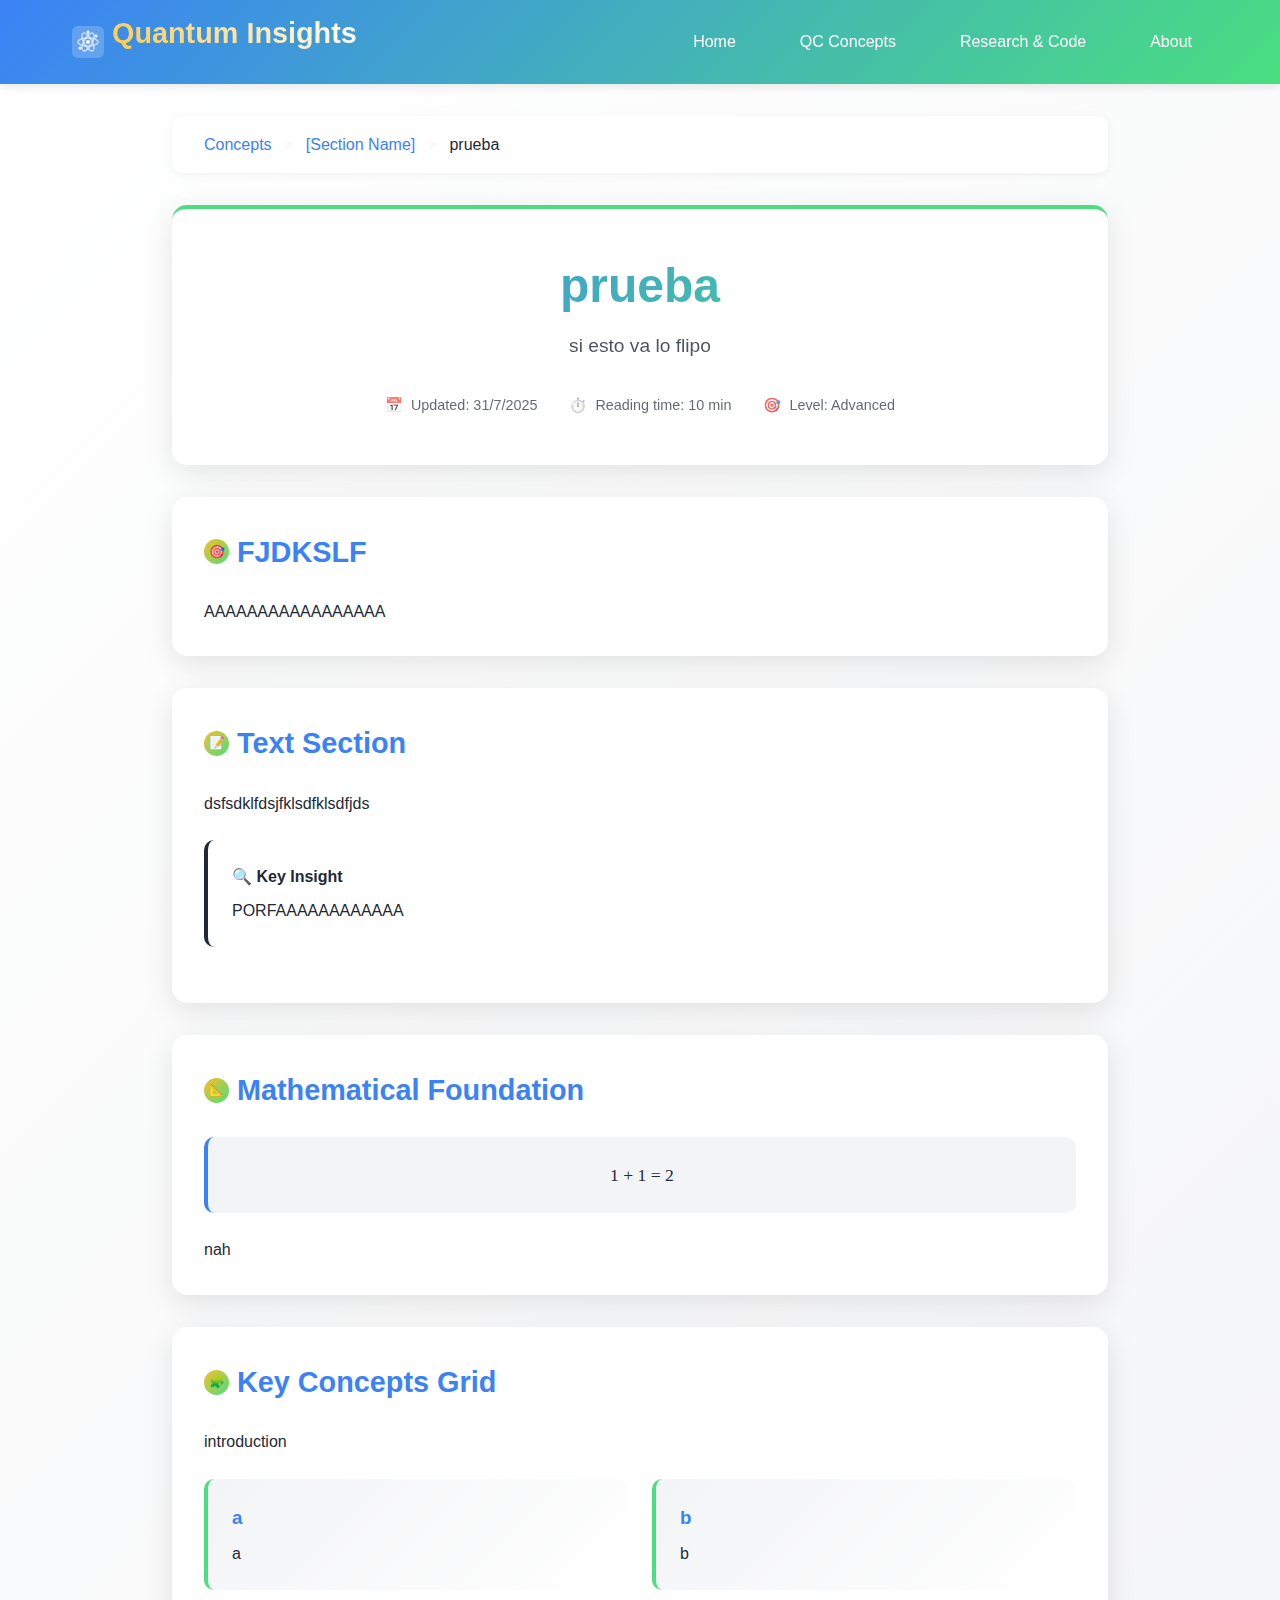
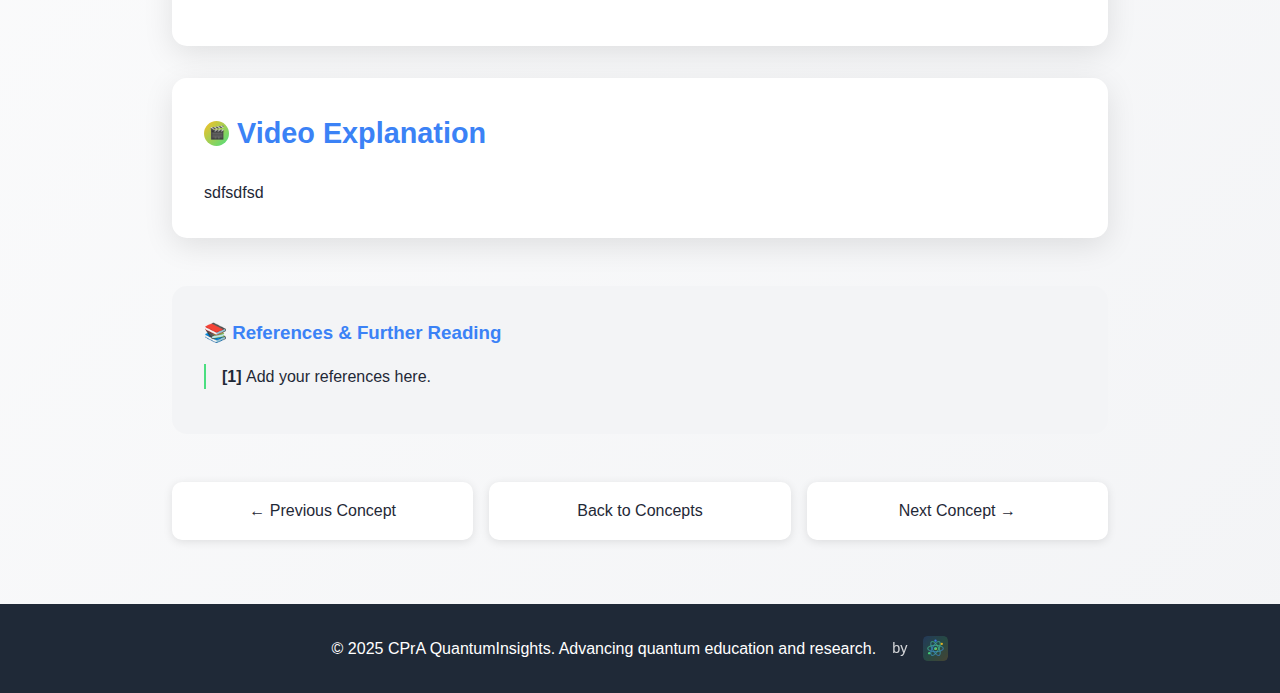
<file: concepts/prueba.html>
<!DOCTYPE html>
    <html lang="en">
        <head>
            <meta charset="UTF-8">
            <meta name="viewport" content="width=device-width, initial-scale=1.0">
            <title>
                prueba - CPrA QuantumInsights
            </title>
            <link rel="icon" type="image/svg+xml" href="../favicon.svg">
            <link rel="stylesheet" href="concepts-template.css">
        </head>
        <body>
            <nav class="top-nav">
                <div class="nav-container">
                    <a href="../index.html" class="logo">
                        <img src="../favicon.svg" alt="CPrA Logo" class="nav-logo-icon">
                        <div class="logo-text">
                            <span class="logo-title">
                                Quantum Insights
                            </span>
                            <span class="logo-subtitle">
                                By CPrA
                            </span>
                        </div>
                    </a>
                    <ul class="nav-links">
                        <li>
                            <a href="../index.html">
                                Home
                            </a>
                        </li>
                        <li>
                            <a href="../concepts.html">
                                QC Concepts
                            </a>
                        </li>
                        <li>
                            <a href="../research.html">
                                Research & Code
                            </a>
                        </li>
                        <li>
                            <a href="#about">
                                About
                            </a>
                        </li>
                    </ul>
                </div>
            </nav>
            <div class="article-container">
                <nav class="breadcrumb">
                    <a href="../concepts.html">
                        Concepts
                    </a>
                    <span class="breadcrumb-separator">
                        >
                    </span>
                    <a href="../concepts.html#section-name">
                        [Section Name]
                    </a>
                    <span class="breadcrumb-separator">
                        >
                    </span>
                    <span>
                        prueba
                    </span>
                </nav>
                <header class="article-header">
                    <h1 class="article-title">
                        prueba
                    </h1>
                    <p class="article-subtitle">
                        si esto va lo flipo
                    </p>
                    <div class="article-meta">
                        <div class="meta-item">
                            <span>
                                📅
                            </span>
                            <span>
                                Updated: 31/7/2025
                            </span>
                        </div>
                        <div class="meta-item">
                            <span>
                                ⏱️
                            </span>
                            <span>
                                Reading time: 10 min
                            </span>
                        </div>
                        <div class="meta-item">
                            <span>
                                🎯
                            </span>
                            <span>
                                Level: Advanced
                            </span>
                        </div>
                    </div>
                </header>
                <main>
                    <section class="content-section">
                        <div class="section-header">
                            <span class="section-icon">
                                🎯
                            </span>
                            <h2 class="section-title">
                                FJDKSLF
                            </h2>
                        </div>
                        <div class="main-content">
                            <p>
                                AAAAAAAAAAAAAAAAA
                            </p>
                        </div>
                    </section>
                    <section class="content-section">
                        <div class="section-header">
                            <span class="section-icon">
                                📝
                            </span>
                            <h2 class="section-title">
                                Text Section
                            </h2>
                        </div>
                        <div class="main-content">
                            <p>
                                dsfsdklfdsjfklsdfklsdfjds
                            </p>
                        </div>
                        <div class="info-box insight">
                            <div class="info-box-title">
                                🔍 Key Insight
                            </div>
                            <p>
                                PORFAAAAAAAAAAAA
                            </p>
                        </div>
                    </section>
                    <section class="content-section">
                        <div class="section-header">
                            <span class="section-icon">
                                📐
                            </span>
                            <h2 class="section-title">
                                Mathematical Foundation
                            </h2>
                        </div>
                        <div class="equation-block">
                            1 + 1 = 2
                        </div>
                        <div class="math-explanation">
                            <p>
                                nah
                            </p>
                        </div>
                    </section>
                    <section class="content-section">
                        <div class="section-header">
                            <span class="section-icon">
                                🧩
                            </span>
                            <h2 class="section-title">
                                Key Concepts Grid
                            </h2>
                        </div>
                        <div class="main-content">
                            <p>
                                introduction
                            </p>
                        </div>
                        <div class="concept-grid">
                            <div class="concept-card">
                                <h3>
                                    a
                                </h3>
                                <p>
                                    a
                                </p>
                            </div>
                            <div class="concept-card">
                                <h3>
                                    b
                                </h3>
                                <p>
                                    b
                                </p>
                            </div>
                        </div>
                    </section>
                    <section class="content-section">
                        <div class="section-header">
                            <span class="section-icon">
                                🎬
                            </span>
                            <h2 class="section-title">
                                Video Explanation
                            </h2>
                        </div>
                        <div class="main-content">
                            <p>
                                sdfsdfsd
                            </p>
                        </div>
                    </section>
                    <section class="references">
                        <h3>
                            📚 References & Further Reading
                        </h3>
                        <div class="reference-item">
                            <strong>
                                [1]
                            </strong>
                            Add your references here.
                        </div>
                    </section>
                </main>
                <nav class="article-navigation">
                    <a href="#" class="nav-link prev">
                        Previous Concept
                    </a>
                    <a href="../concepts.html" class="nav-link">
                        Back to Concepts
                    </a>
                    <a href="#" class="nav-link next">
                        Next Concept
                    </a>
                </nav>
            </div>
            <footer>
                <div class="footer-content">
                    <p>
                        &copy; 2025 CPrA QuantumInsights. Advancing quantum education and research.
                    </p>
                    <span class="by-text">
                        by
                    </span>
                    <img src="../favicon.svg" alt="CPrA Logo" class="cpra-logo-small">
                </div>
            </footer>
            <script>
                // Add your JavaScript functionality here
        function runDemo() {
            alert('Implement your interactive demo here!');
        }
            </script>
        </body>
    </html>
</file>
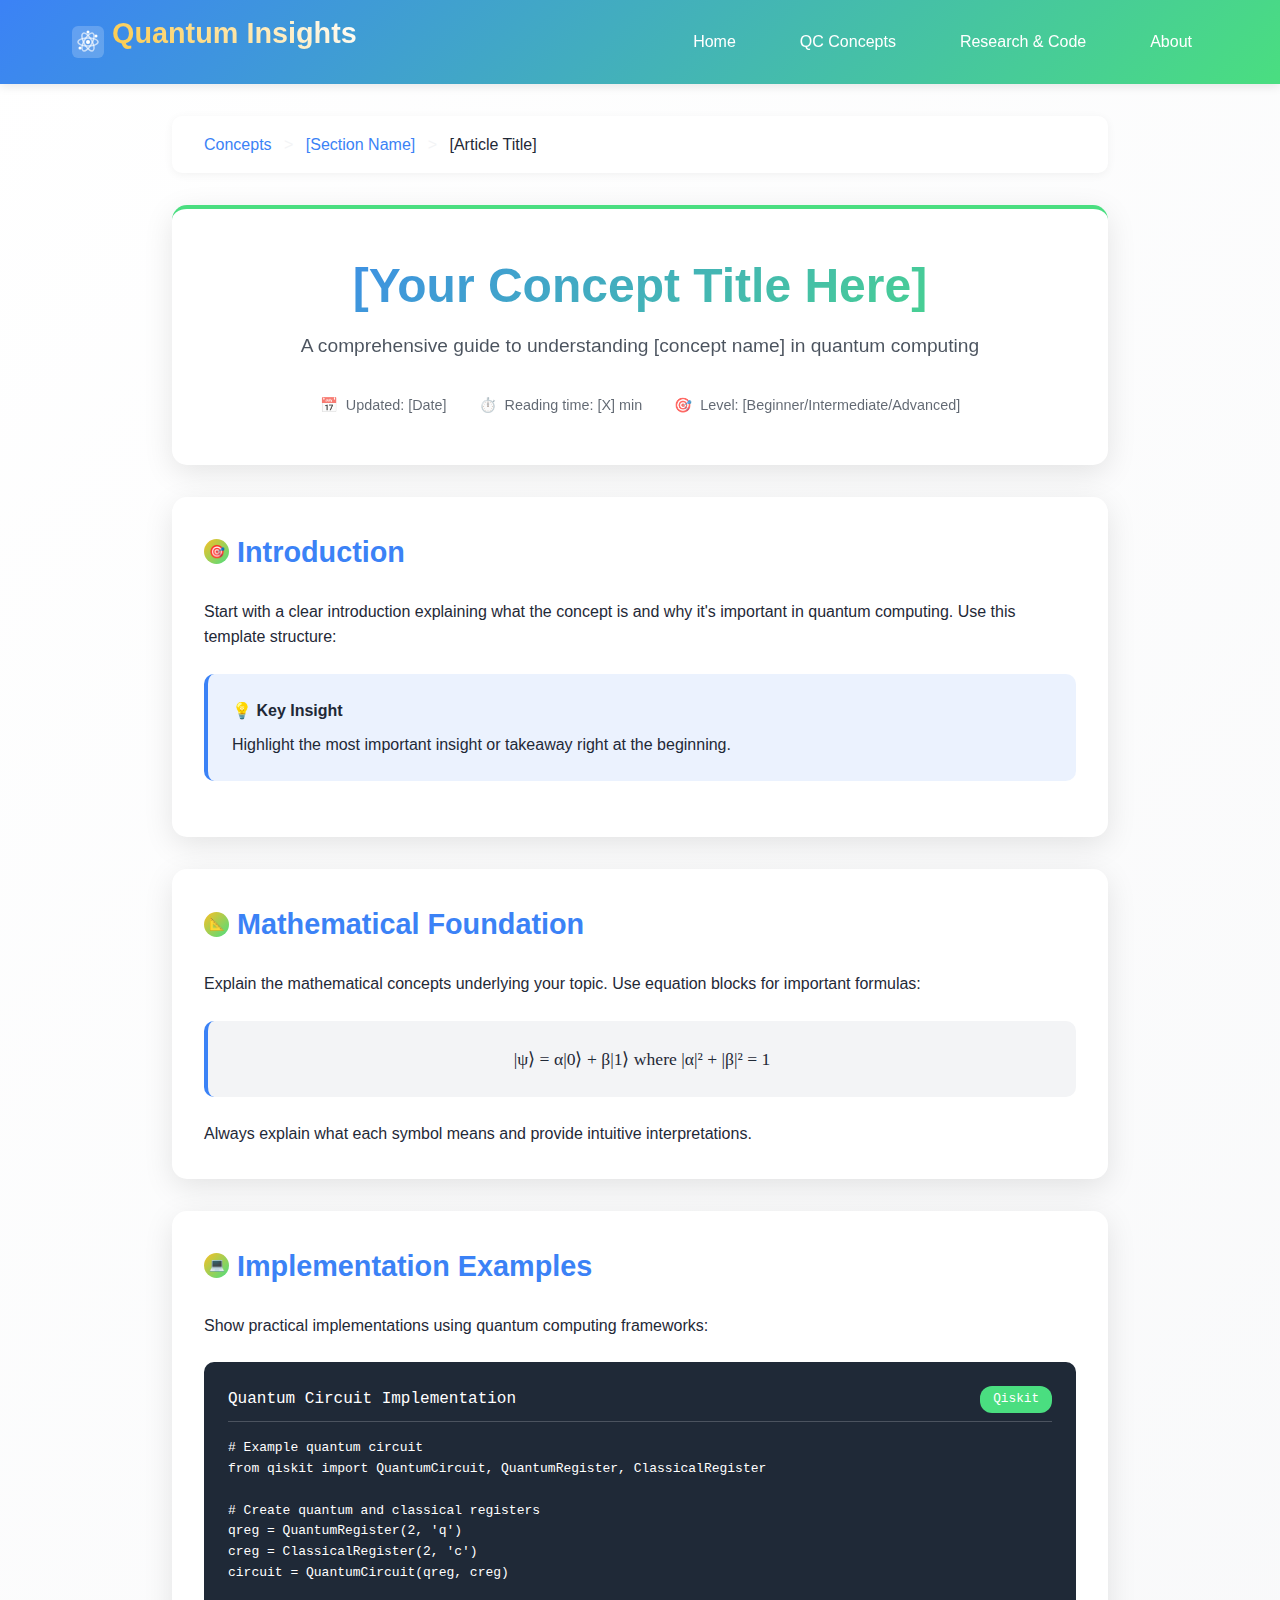
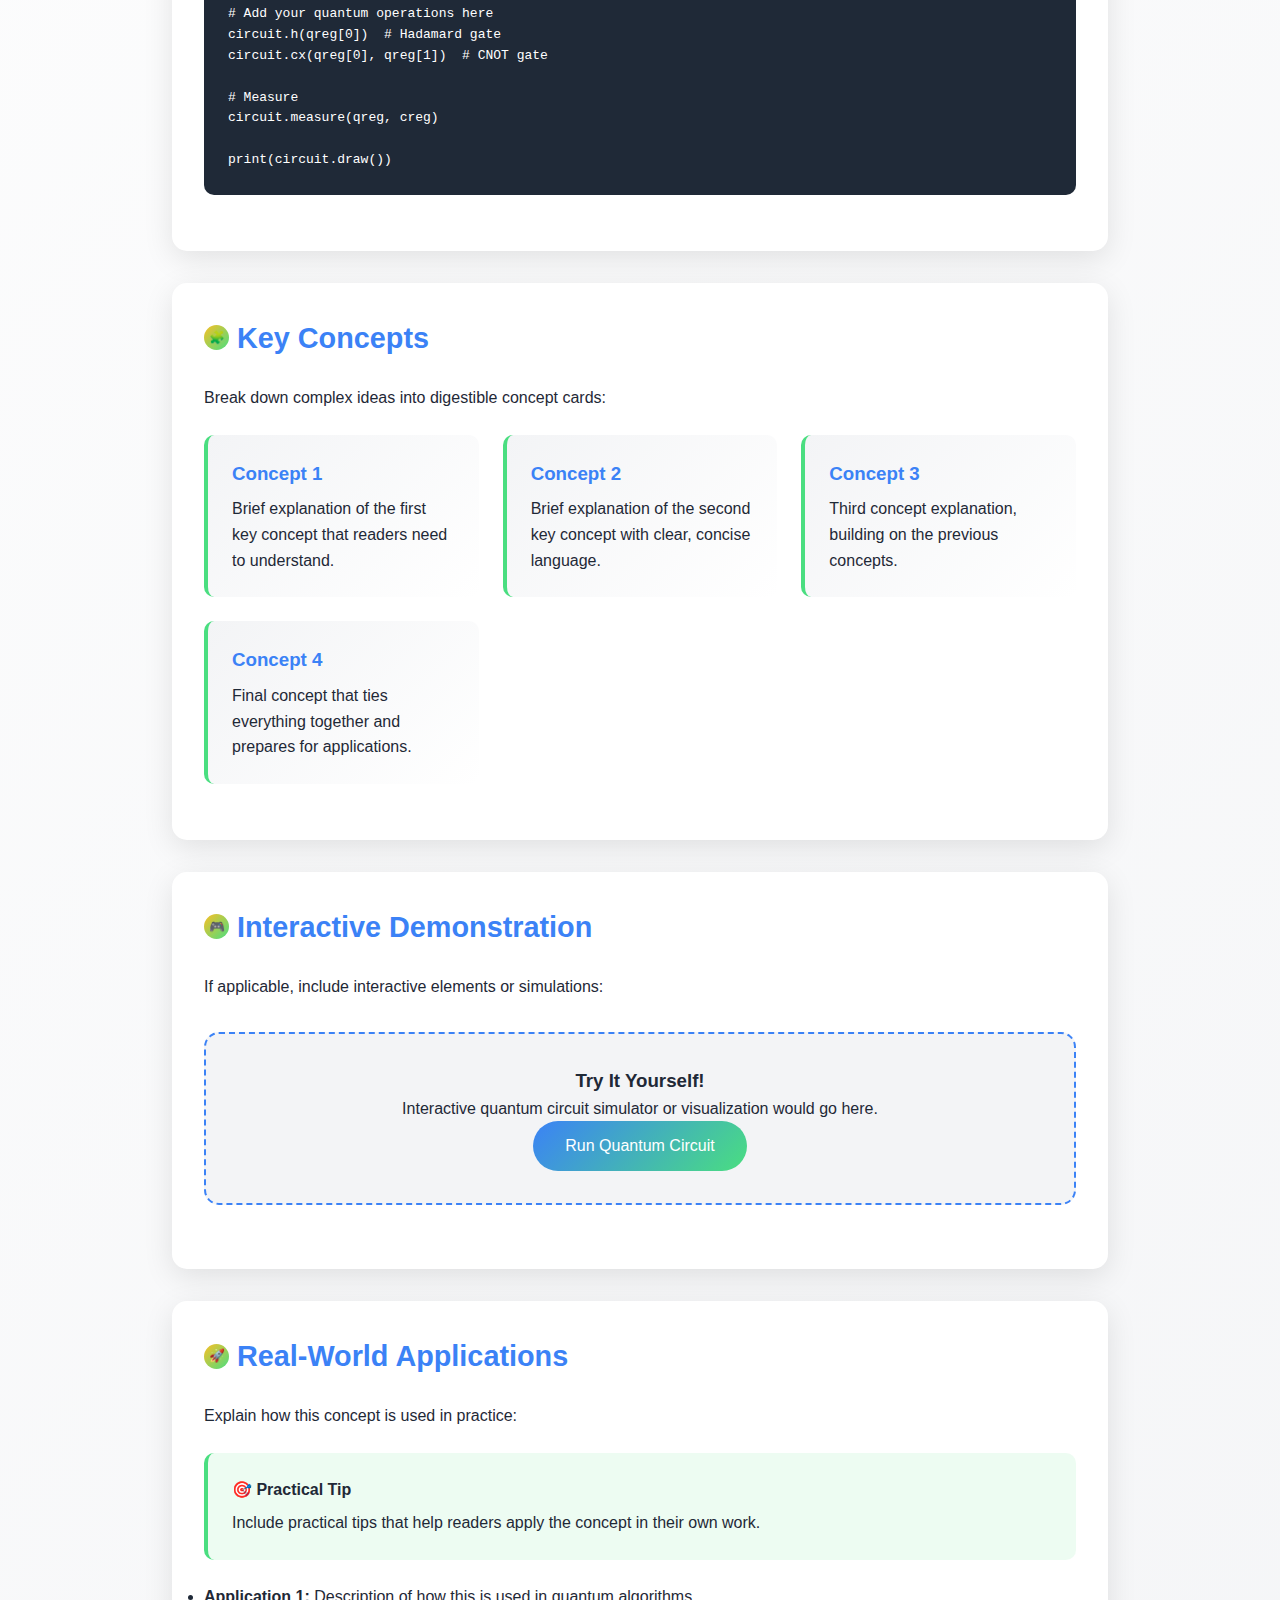
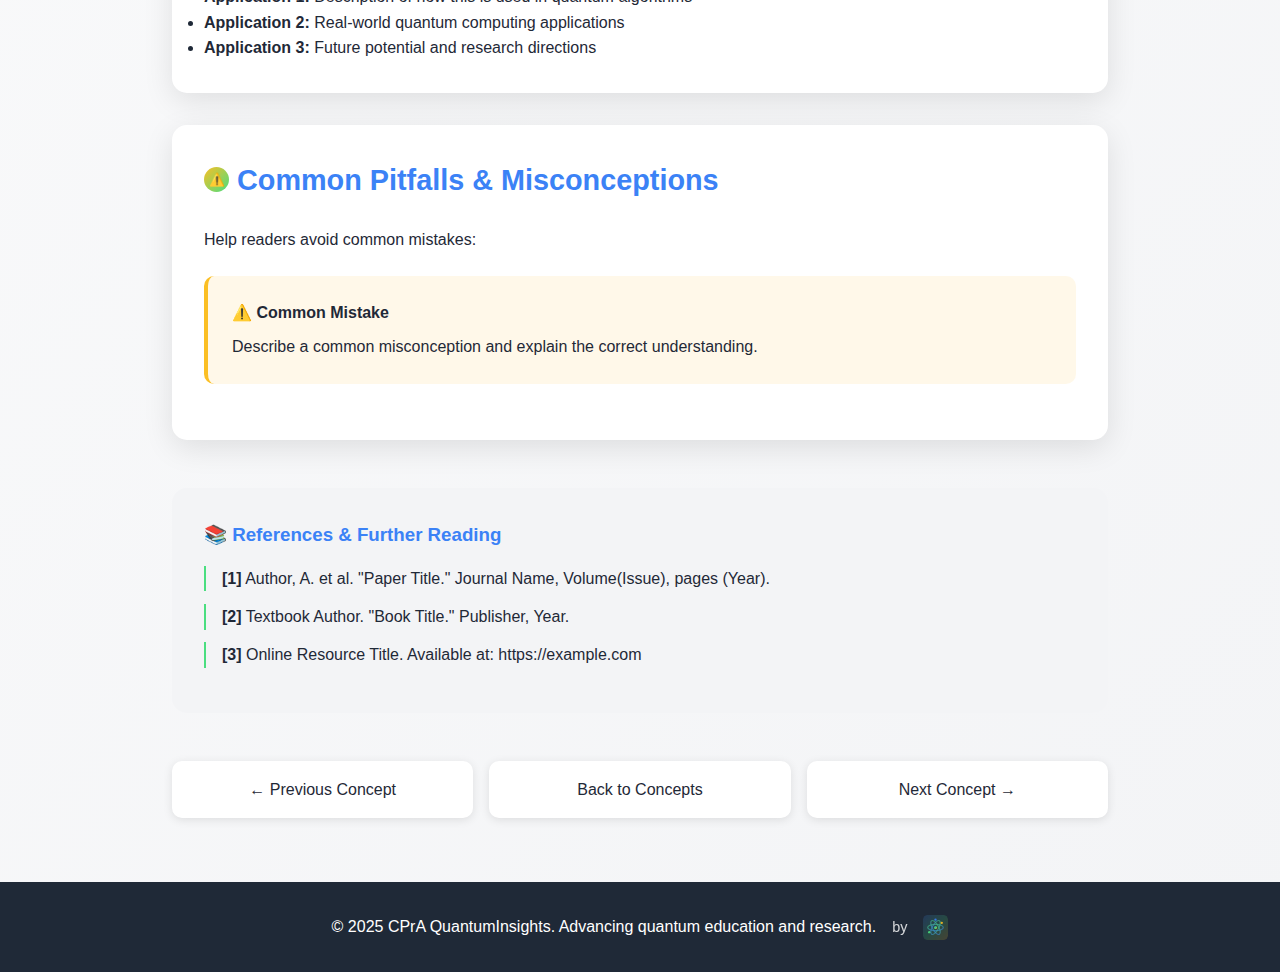
<file: concepts/template.html>
<!DOCTYPE html>
<html lang="en">
<head>
    <meta charset="UTF-8">
    <meta name="viewport" content="width=device-width, initial-scale=1.0">
    <title>[CONCEPT TITLE] - CPrA QuantumInsights</title>
    <link rel="icon" type="image/svg+xml" href="../favicon.svg">
    <style>
        :root {
            --fresh-green: #4ade80;
            --white: #ffffff;
            --light-grey: #f3f4f6;
            --blue: #3b82f6;
            --light-gold: #fbbf24;
            --dark-text: #1f2937;
        }

        * {
            margin: 0;
            padding: 0;
            box-sizing: border-box;
        }

        body {
            font-family: 'Segoe UI', Tahoma, Geneva, Verdana, sans-serif;
            line-height: 1.6;
            color: var(--dark-text);
            background: linear-gradient(135deg, var(--white) 0%, var(--light-grey) 100%);
            min-height: 100vh;
        }

        /* Top Navigation - Keep consistent with main site */
        .top-nav {
            background: linear-gradient(135deg, var(--blue) 0%, var(--fresh-green) 100%);
            padding: 1rem 0;
            box-shadow: 0 2px 10px rgba(0,0,0,0.1);
            position: sticky;
            top: 0;
            z-index: 1000;
        }

        .nav-container {
            max-width: 1200px;
            margin: 0 auto;
            display: flex;
            justify-content: space-between;
            align-items: center;
            padding: 0 2rem;
        }

        .logo {
            font-size: 1.8rem;
            font-weight: bold;
            color: var(--white);
            text-decoration: none;
            background: linear-gradient(45deg, var(--light-gold), var(--white));
            -webkit-background-clip: text;
            -webkit-text-fill-color: transparent;
            background-clip: text;
            display: flex;
            align-items: center;
            gap: 0.5rem;
        }

        .nav-logo-icon {
            height: 32px;
            width: 32px;
            filter: brightness(0) invert(1);
        }

        .logo-text {
            display: flex;
            flex-direction: column;
            line-height: 1.2;
        }

        .logo-title {
            font-size: 1.8rem;
        }

        .logo-subtitle {
            font-size: 0.9rem;
            opacity: 0.8;
            font-weight: normal;
        }

        .nav-links {
            display: flex;
            list-style: none;
            gap: 2rem;
        }

        .nav-links a {
            color: var(--white);
            text-decoration: none;
            font-weight: 500;
            transition: all 0.3s ease;
            padding: 0.5rem 1rem;
            border-radius: 25px;
        }

        .nav-links a:hover {
            background: rgba(255, 255, 255, 0.2);
            transform: translateY(-2px);
        }

        /* Article Layout */
        .article-container {
            max-width: 1000px;
            margin: 2rem auto;
            padding: 0 2rem;
        }

        /* Breadcrumb Navigation */
        .breadcrumb {
            background: var(--white);
            padding: 1rem 2rem;
            border-radius: 10px;
            margin-bottom: 2rem;
            box-shadow: 0 2px 10px rgba(0,0,0,0.05);
        }

        .breadcrumb a {
            color: var(--blue);
            text-decoration: none;
            font-weight: 500;
        }

        .breadcrumb a:hover {
            text-decoration: underline;
        }

        .breadcrumb-separator {
            margin: 0 0.5rem;
            color: var(--light-grey);
        }

        /* Article Header */
        .article-header {
            background: var(--white);
            padding: 3rem 2rem;
            border-radius: 15px;
            margin-bottom: 2rem;
            box-shadow: 0 8px 30px rgba(0,0,0,0.1);
            border-top: 4px solid var(--fresh-green);
            text-align: center;
        }

        .article-title {
            font-size: 3rem;
            background: linear-gradient(135deg, var(--blue), var(--fresh-green));
            -webkit-background-clip: text;
            -webkit-text-fill-color: transparent;
            background-clip: text;
            margin-bottom: 1rem;
            line-height: 1.2;
        }

        .article-subtitle {
            font-size: 1.2rem;
            color: var(--dark-text);
            opacity: 0.8;
            margin-bottom: 2rem;
        }

        .article-meta {
            display: flex;
            justify-content: center;
            gap: 2rem;
            font-size: 0.9rem;
            color: var(--dark-text);
            opacity: 0.7;
        }

        .meta-item {
            display: flex;
            align-items: center;
            gap: 0.5rem;
        }

        /* Content Sections */
        .content-section {
            background: var(--white);
            padding: 2rem;
            margin-bottom: 2rem;
            border-radius: 15px;
            box-shadow: 0 8px 30px rgba(0,0,0,0.1);
            transition: all 0.3s ease;
        }

        .content-section:hover {
            transform: translateY(-5px);
            box-shadow: 0 15px 40px rgba(0,0,0,0.15);
        }

        .section-header {
            display: flex;
            align-items: center;
            gap: 0.5rem;
            margin-bottom: 1.5rem;
            color: var(--blue);
        }

        .section-icon {
            width: 25px;
            height: 25px;
            background: linear-gradient(135deg, var(--light-gold), var(--fresh-green));
            border-radius: 50%;
            display: inline-flex;
            align-items: center;
            justify-content: center;
            color: var(--white);
            font-size: 0.8rem;
        }

        .section-title {
            font-size: 1.8rem;
            margin: 0;
        }

        /* Mathematical Equations */
        .equation-block {
            background: var(--light-grey);
            padding: 1.5rem;
            border-radius: 10px;
            margin: 1.5rem 0;
            font-family: 'Times New Roman', serif;
            font-size: 1.1rem;
            text-align: center;
            border-left: 4px solid var(--blue);
        }

        /* Code Blocks */
        .code-block {
            background: var(--dark-text);
            color: var(--white);
            padding: 1.5rem;
            border-radius: 10px;
            margin: 1.5rem 0;
            font-family: 'Courier New', monospace;
            overflow-x: auto;
        }

        .code-header {
            display: flex;
            justify-content: space-between;
            align-items: center;
            margin-bottom: 1rem;
            padding-bottom: 0.5rem;
            border-bottom: 1px solid rgba(255,255,255,0.2);
        }

        .code-language {
            background: var(--fresh-green);
            padding: 0.2rem 0.8rem;
            border-radius: 12px;
            font-size: 0.8rem;
        }

        /* Concept Cards */
        .concept-grid {
            display: grid;
            grid-template-columns: repeat(auto-fit, minmax(250px, 1fr));
            gap: 1.5rem;
            margin: 1.5rem 0;
        }

        .concept-card {
            background: linear-gradient(135deg, var(--light-grey), var(--white));
            padding: 1.5rem;
            border-radius: 10px;
            border-left: 4px solid var(--fresh-green);
            transition: all 0.3s ease;
        }

        .concept-card:hover {
            transform: translateX(5px);
            box-shadow: 0 5px 15px rgba(0,0,0,0.1);
        }

        .concept-card h3 {
            color: var(--blue);
            margin-bottom: 0.5rem;
        }

        /* Info Boxes */
        .info-box {
            padding: 1.5rem;
            border-radius: 10px;
            margin: 1.5rem 0;
            border-left: 4px solid;
        }

        .info-box.note {
            background: rgba(59, 130, 246, 0.1);
            border-left-color: var(--blue);
        }

        .info-box.warning {
            background: rgba(251, 191, 36, 0.1);
            border-left-color: var(--light-gold);
        }

        .info-box.tip {
            background: rgba(74, 222, 128, 0.1);
            border-left-color: var(--fresh-green);
        }

        .info-box-title {
            font-weight: bold;
            margin-bottom: 0.5rem;
            display: flex;
            align-items: center;
            gap: 0.5rem;
        }

        /* Interactive Elements */
        .interactive-demo {
            background: var(--light-grey);
            padding: 2rem;
            border-radius: 15px;
            margin: 2rem 0;
            border: 2px dashed var(--blue);
            text-align: center;
        }

        .demo-button {
            background: linear-gradient(135deg, var(--blue), var(--fresh-green));
            color: var(--white);
            border: none;
            padding: 1rem 2rem;
            border-radius: 25px;
            font-size: 1rem;
            cursor: pointer;
            transition: all 0.3s ease;
        }

        .demo-button:hover {
            transform: translateY(-2px);
            box-shadow: 0 5px 15px rgba(59, 130, 246, 0.4);
        }

        /* References */
        .references {
            background: var(--light-grey);
            padding: 2rem;
            border-radius: 15px;
            margin-top: 3rem;
        }

        .references h3 {
            color: var(--blue);
            margin-bottom: 1rem;
        }

        .reference-item {
            margin-bottom: 0.8rem;
            padding-left: 1rem;
            border-left: 2px solid var(--fresh-green);
        }

        /* Navigation between articles */
        .article-navigation {
            display: flex;
            justify-content: space-between;
            margin: 3rem 0;
            gap: 1rem;
        }

        .nav-link {
            background: var(--white);
            padding: 1rem 1.5rem;
            border-radius: 10px;
            text-decoration: none;
            color: var(--dark-text);
            box-shadow: 0 2px 10px rgba(0,0,0,0.1);
            transition: all 0.3s ease;
            flex: 1;
            text-align: center;
        }

        .nav-link:hover {
            transform: translateY(-2px);
            box-shadow: 0 5px 20px rgba(0,0,0,0.15);
        }

        .nav-link.prev::before {
            content: "← ";
        }

        .nav-link.next::after {
            content: " →";
        }

        /* Responsive Design */
        @media (max-width: 768px) {
            .article-container {
                padding: 0 1rem;
            }

            .article-title {
                font-size: 2rem;
            }

            .concept-grid {
                grid-template-columns: 1fr;
            }

            .nav-container {
                flex-direction: column;
                gap: 1rem;
            }

            .nav-links {
                gap: 1rem;
            }

            .article-navigation {
                flex-direction: column;
            }
        }

        /* Footer */
        footer {
            background: var(--dark-text);
            color: var(--white);
            text-align: center;
            padding: 2rem;
            margin-top: 4rem;
        }

        .footer-content {
            display: flex;
            align-items: center;
            justify-content: center;
            gap: 1rem;
            flex-wrap: wrap;
        }

        .cpra-logo-small {
            height: 25px;
            width: auto;
            border-radius: 4px;
            opacity: 0.9;
        }

        .by-text {
            color: var(--white);
            opacity: 0.8;
            font-size: 0.9rem;
        }
    </style>
</head>
<body>
    <!-- Top Navigation - Keep consistent with main site -->
    <nav class="top-nav">
        <div class="nav-container">
            <a href="../index.html" class="logo">
                <img src="../favicon.svg" alt="CPrA Logo" class="nav-logo-icon">
                <div class="logo-text">
                    <span class="logo-title">Quantum Insights</span>
                    <span class="logo-subtitle">By CPrA</span>
                </div>
            </a>
            <ul class="nav-links">
                <li><a href="../index.html">Home</a></li>
                <li><a href="../concepts.html">QC Concepts</a></li>
                <li><a href="../research.html">Research & Code</a></li>
                <li><a href="#about">About</a></li>
            </ul>
        </div>
    </nav>

    <div class="article-container">
        <!-- Breadcrumb Navigation -->
        <nav class="breadcrumb">
            <a href="../concepts.html">Concepts</a>
            <span class="breadcrumb-separator">></span>
            <a href="../concepts.html#section-name">[Section Name]</a>
            <span class="breadcrumb-separator">></span>
            <span>[Article Title]</span>
        </nav>

        <!-- Article Header -->
        <header class="article-header">
            <h1 class="article-title">[Your Concept Title Here]</h1>
            <p class="article-subtitle">A comprehensive guide to understanding [concept name] in quantum computing</p>
            <div class="article-meta">
                <div class="meta-item">
                    <span>📅</span>
                    <span>Updated: [Date]</span>
                </div>
                <div class="meta-item">
                    <span>⏱️</span>
                    <span>Reading time: [X] min</span>
                </div>
                <div class="meta-item">
                    <span>🎯</span>
                    <span>Level: [Beginner/Intermediate/Advanced]</span>
                </div>
            </div>
        </header>

        <!-- Main Content Sections -->
        <main>
            <!-- Introduction Section -->
            <section class="content-section">
                <div class="section-header">
                    <span class="section-icon">🎯</span>
                    <h2 class="section-title">Introduction</h2>
                </div>
                <p>Start with a clear introduction explaining what the concept is and why it's important in quantum computing. Use this template structure:</p>
                
                <div class="info-box note">
                    <div class="info-box-title">💡 Key Insight</div>
                    <p>Highlight the most important insight or takeaway right at the beginning.</p>
                </div>
            </section>

            <!-- Mathematical Foundation -->
            <section class="content-section">
                <div class="section-header">
                    <span class="section-icon">📐</span>
                    <h2 class="section-title">Mathematical Foundation</h2>
                </div>
                <p>Explain the mathematical concepts underlying your topic. Use equation blocks for important formulas:</p>
                
                <div class="equation-block">
                    |ψ⟩ = α|0⟩ + β|1⟩ where |α|² + |β|² = 1
                </div>
                
                <p>Always explain what each symbol means and provide intuitive interpretations.</p>
            </section>

            <!-- Practical Examples -->
            <section class="content-section">
                <div class="section-header">
                    <span class="section-icon">💻</span>
                    <h2 class="section-title">Implementation Examples</h2>
                </div>
                <p>Show practical implementations using quantum computing frameworks:</p>
                
                <div class="code-block">
                    <div class="code-header">
                        <span>Quantum Circuit Implementation</span>
                        <span class="code-language">Qiskit</span>
                    </div>
                    <pre><code># Example quantum circuit
from qiskit import QuantumCircuit, QuantumRegister, ClassicalRegister

# Create quantum and classical registers
qreg = QuantumRegister(2, 'q')
creg = ClassicalRegister(2, 'c')
circuit = QuantumCircuit(qreg, creg)

# Add your quantum operations here
circuit.h(qreg[0])  # Hadamard gate
circuit.cx(qreg[0], qreg[1])  # CNOT gate

# Measure
circuit.measure(qreg, creg)

print(circuit.draw())</code></pre>
                </div>
            </section>

            <!-- Key Concepts Grid -->
            <section class="content-section">
                <div class="section-header">
                    <span class="section-icon">🧩</span>
                    <h2 class="section-title">Key Concepts</h2>
                </div>
                <p>Break down complex ideas into digestible concept cards:</p>
                
                <div class="concept-grid">
                    <div class="concept-card">
                        <h3>Concept 1</h3>
                        <p>Brief explanation of the first key concept that readers need to understand.</p>
                    </div>
                    <div class="concept-card">
                        <h3>Concept 2</h3>
                        <p>Brief explanation of the second key concept with clear, concise language.</p>
                    </div>
                    <div class="concept-card">
                        <h3>Concept 3</h3>
                        <p>Third concept explanation, building on the previous concepts.</p>
                    </div>
                    <div class="concept-card">
                        <h3>Concept 4</h3>
                        <p>Final concept that ties everything together and prepares for applications.</p>
                    </div>
                </div>
            </section>

            <!-- Interactive Demo Section -->
            <section class="content-section">
                <div class="section-header">
                    <span class="section-icon">🎮</span>
                    <h2 class="section-title">Interactive Demonstration</h2>
                </div>
                <p>If applicable, include interactive elements or simulations:</p>
                
                <div class="interactive-demo">
                    <h3>Try It Yourself!</h3>
                    <p>Interactive quantum circuit simulator or visualization would go here.</p>
                    <button class="demo-button" onclick="runDemo()">Run Quantum Circuit</button>
                </div>
            </section>

            <!-- Applications -->
            <section class="content-section">
                <div class="section-header">
                    <span class="section-icon">🚀</span>
                    <h2 class="section-title">Real-World Applications</h2>
                </div>
                <p>Explain how this concept is used in practice:</p>
                
                <div class="info-box tip">
                    <div class="info-box-title">🎯 Practical Tip</div>
                    <p>Include practical tips that help readers apply the concept in their own work.</p>
                </div>
                
                <ul>
                    <li><strong>Application 1:</strong> Description of how this is used in quantum algorithms</li>
                    <li><strong>Application 2:</strong> Real-world quantum computing applications</li>
                    <li><strong>Application 3:</strong> Future potential and research directions</li>
                </ul>
            </section>

            <!-- Common Pitfalls -->
            <section class="content-section">
                <div class="section-header">
                    <span class="section-icon">⚠️</span>
                    <h2 class="section-title">Common Pitfalls & Misconceptions</h2>
                </div>
                <p>Help readers avoid common mistakes:</p>
                
                <div class="info-box warning">
                    <div class="info-box-title">⚠️ Common Mistake</div>
                    <p>Describe a common misconception and explain the correct understanding.</p>
                </div>
            </section>

            <!-- References -->
            <section class="references">
                <h3>📚 References & Further Reading</h3>
                <div class="reference-item">
                    <strong>[1]</strong> Author, A. et al. "Paper Title." Journal Name, Volume(Issue), pages (Year).
                </div>
                <div class="reference-item">
                    <strong>[2]</strong> Textbook Author. "Book Title." Publisher, Year.
                </div>
                <div class="reference-item">
                    <strong>[3]</strong> Online Resource Title. Available at: https://example.com
                </div>
            </section>
        </main>

        <!-- Navigation to other articles -->
        <nav class="article-navigation">
            <a href="#" class="nav-link prev">Previous Concept</a>
            <a href="../concepts.html" class="nav-link">Back to Concepts</a>
            <a href="#" class="nav-link next">Next Concept</a>
        </nav>
    </div>

    <footer>
        <div class="footer-content">
            <p>&copy; 2025 CPrA QuantumInsights. Advancing quantum education and research.</p>
            <span class="by-text">by</span>
            <img src="../favicon.svg" alt="CPrA Logo" class="cpra-logo-small">
        </div>
    </footer>

    <script>
        // Example interactive functionality
        function runDemo() {
            alert('This is where you would implement an interactive quantum computing demonstration!');
            // Replace with actual quantum circuit simulation or visualization
        }

        // Smooth scrolling for navigation
        document.querySelectorAll('a[href^="#"]').forEach(anchor => {
            anchor.addEventListener('click', function (e) {
                e.preventDefault();
                const target = document.querySelector(this.getAttribute('href'));
                if (target) {
                    target.scrollIntoView({
                        behavior: 'smooth',
                        block: 'start'
                    });
                }
            });
        });
    </script>
</body>
</html>
</file>
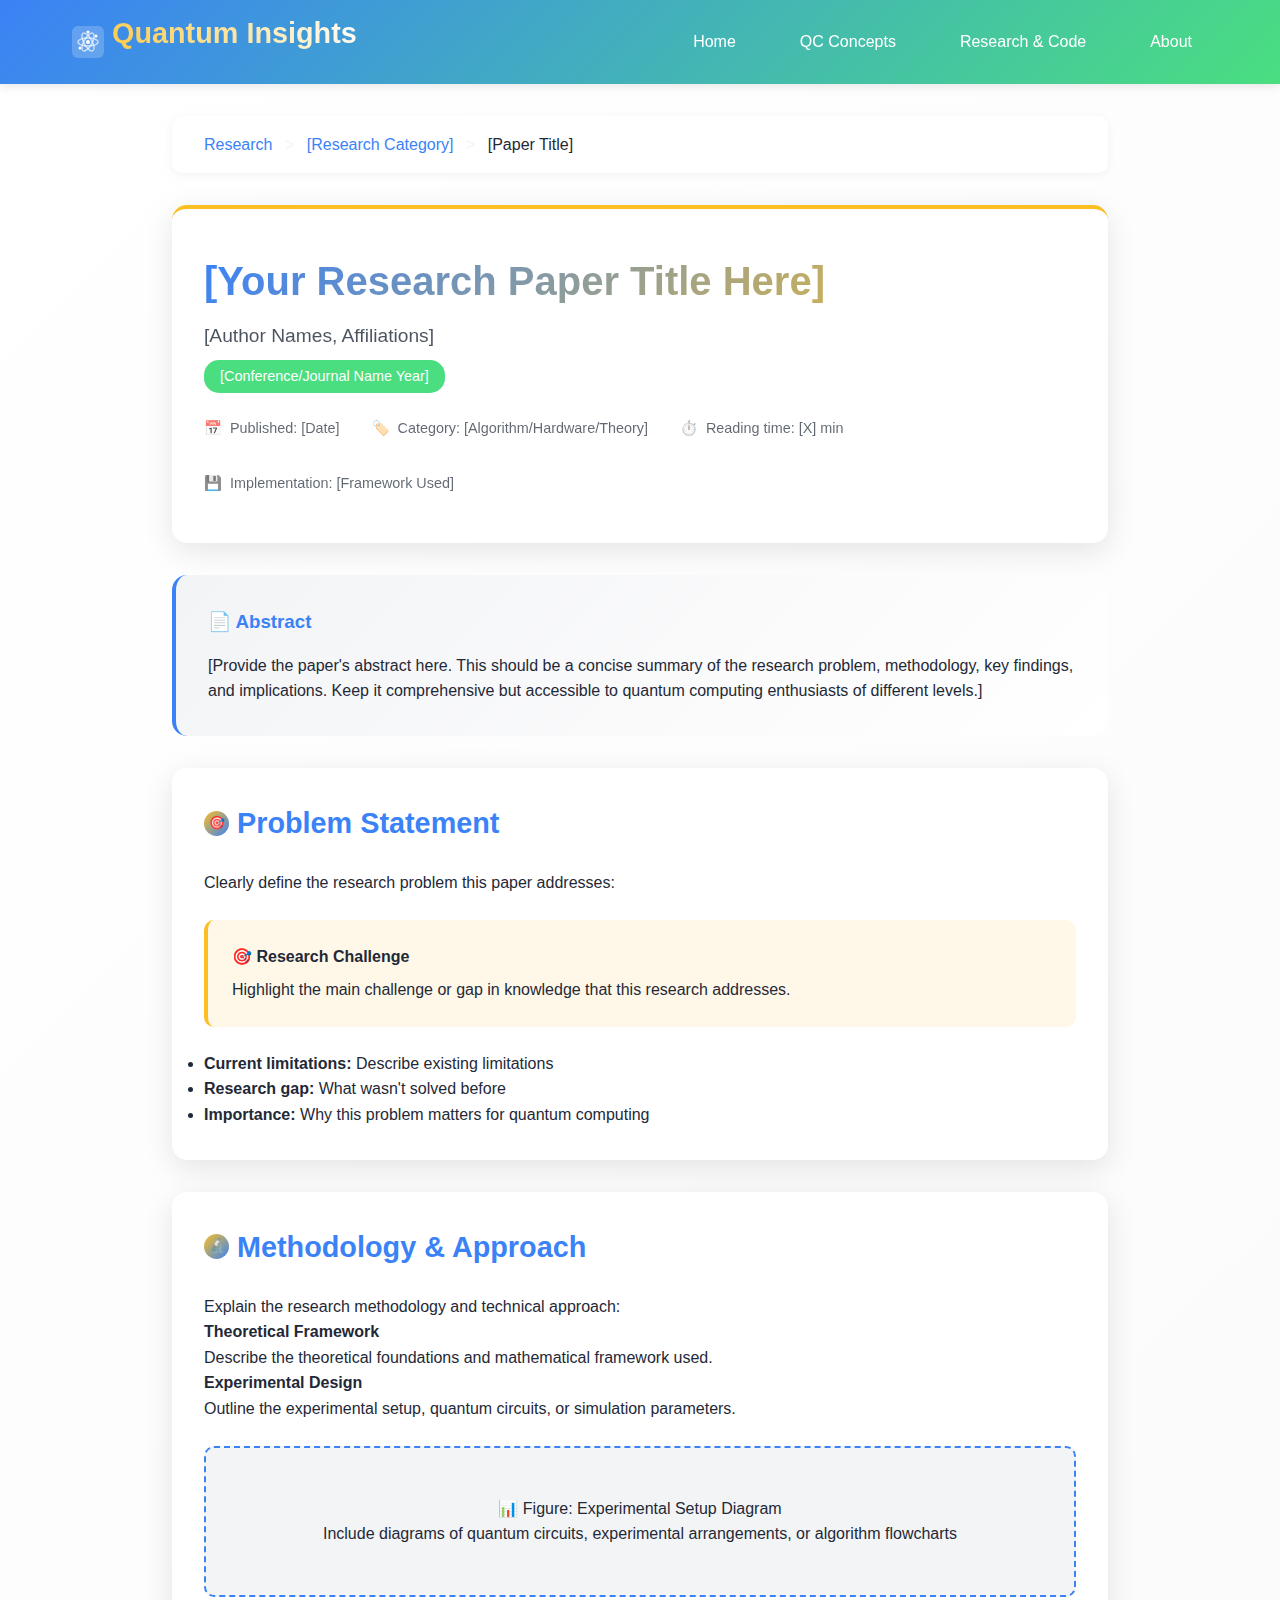
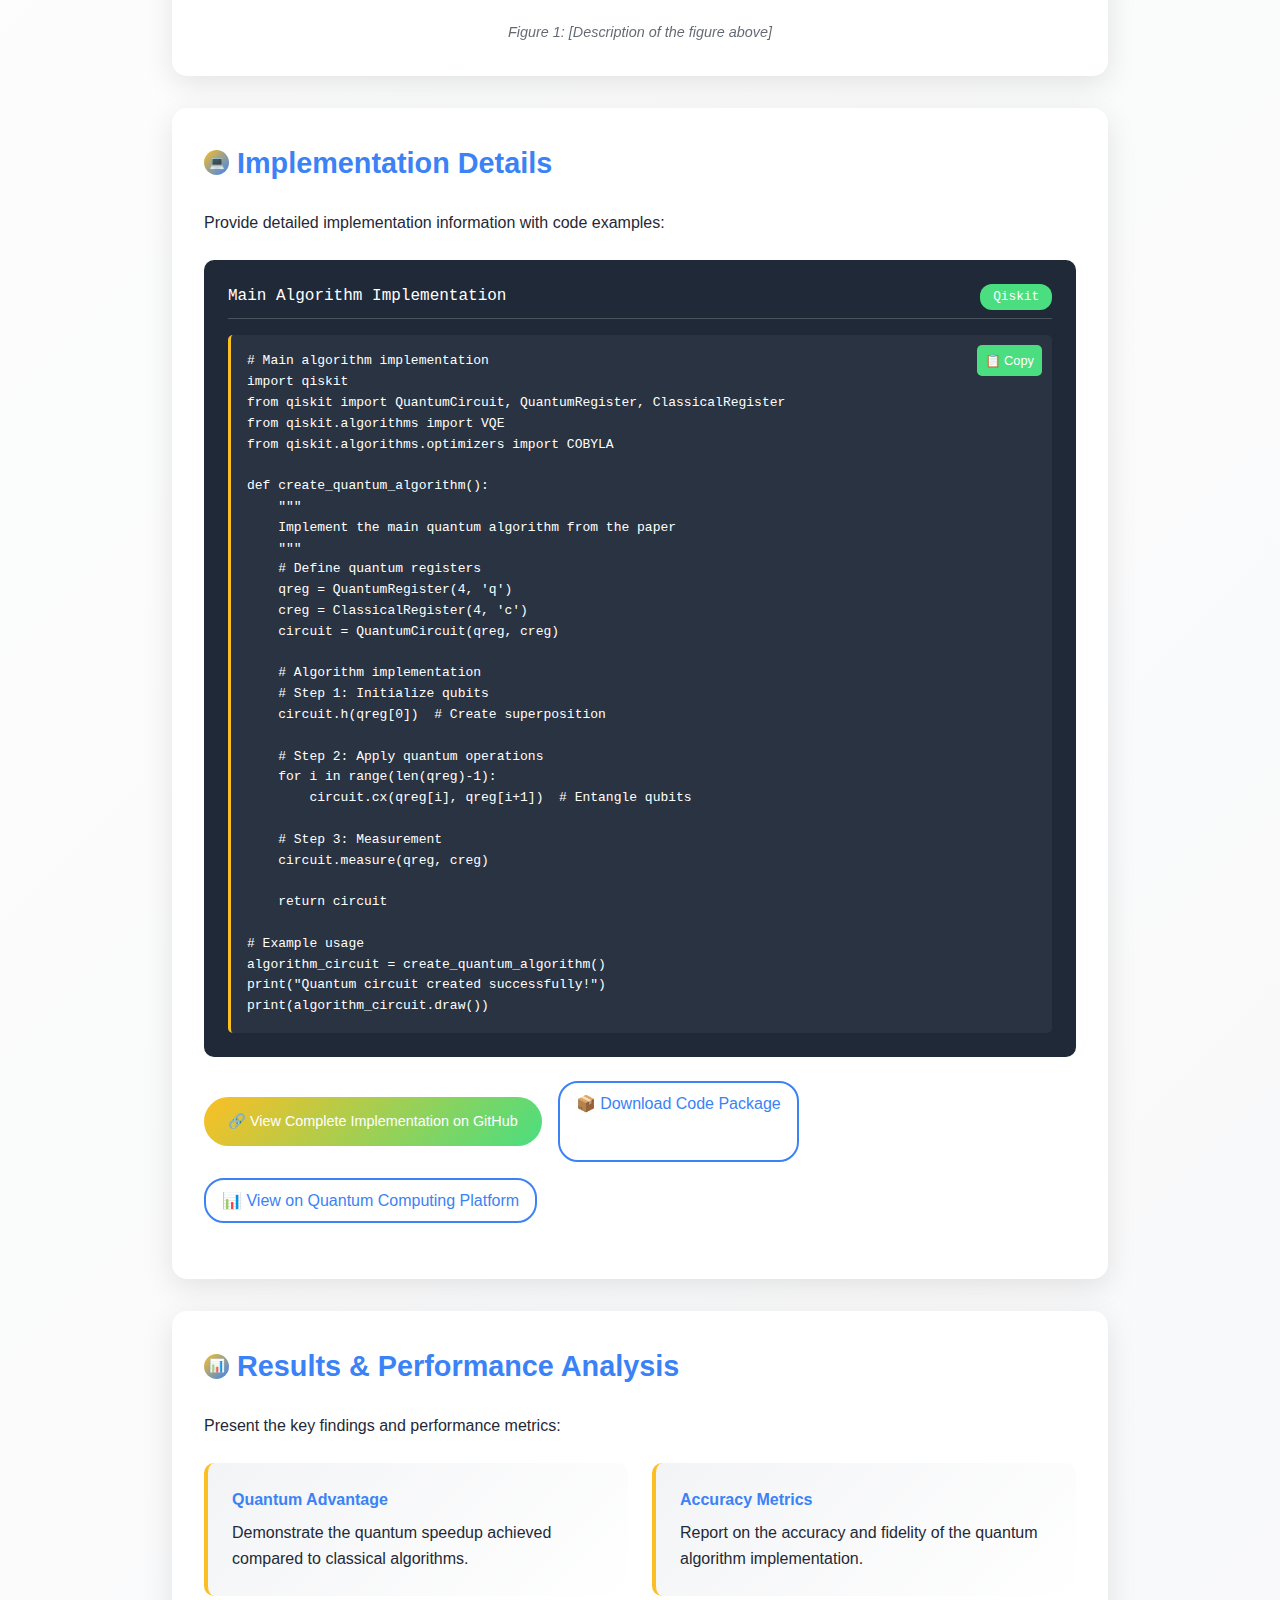
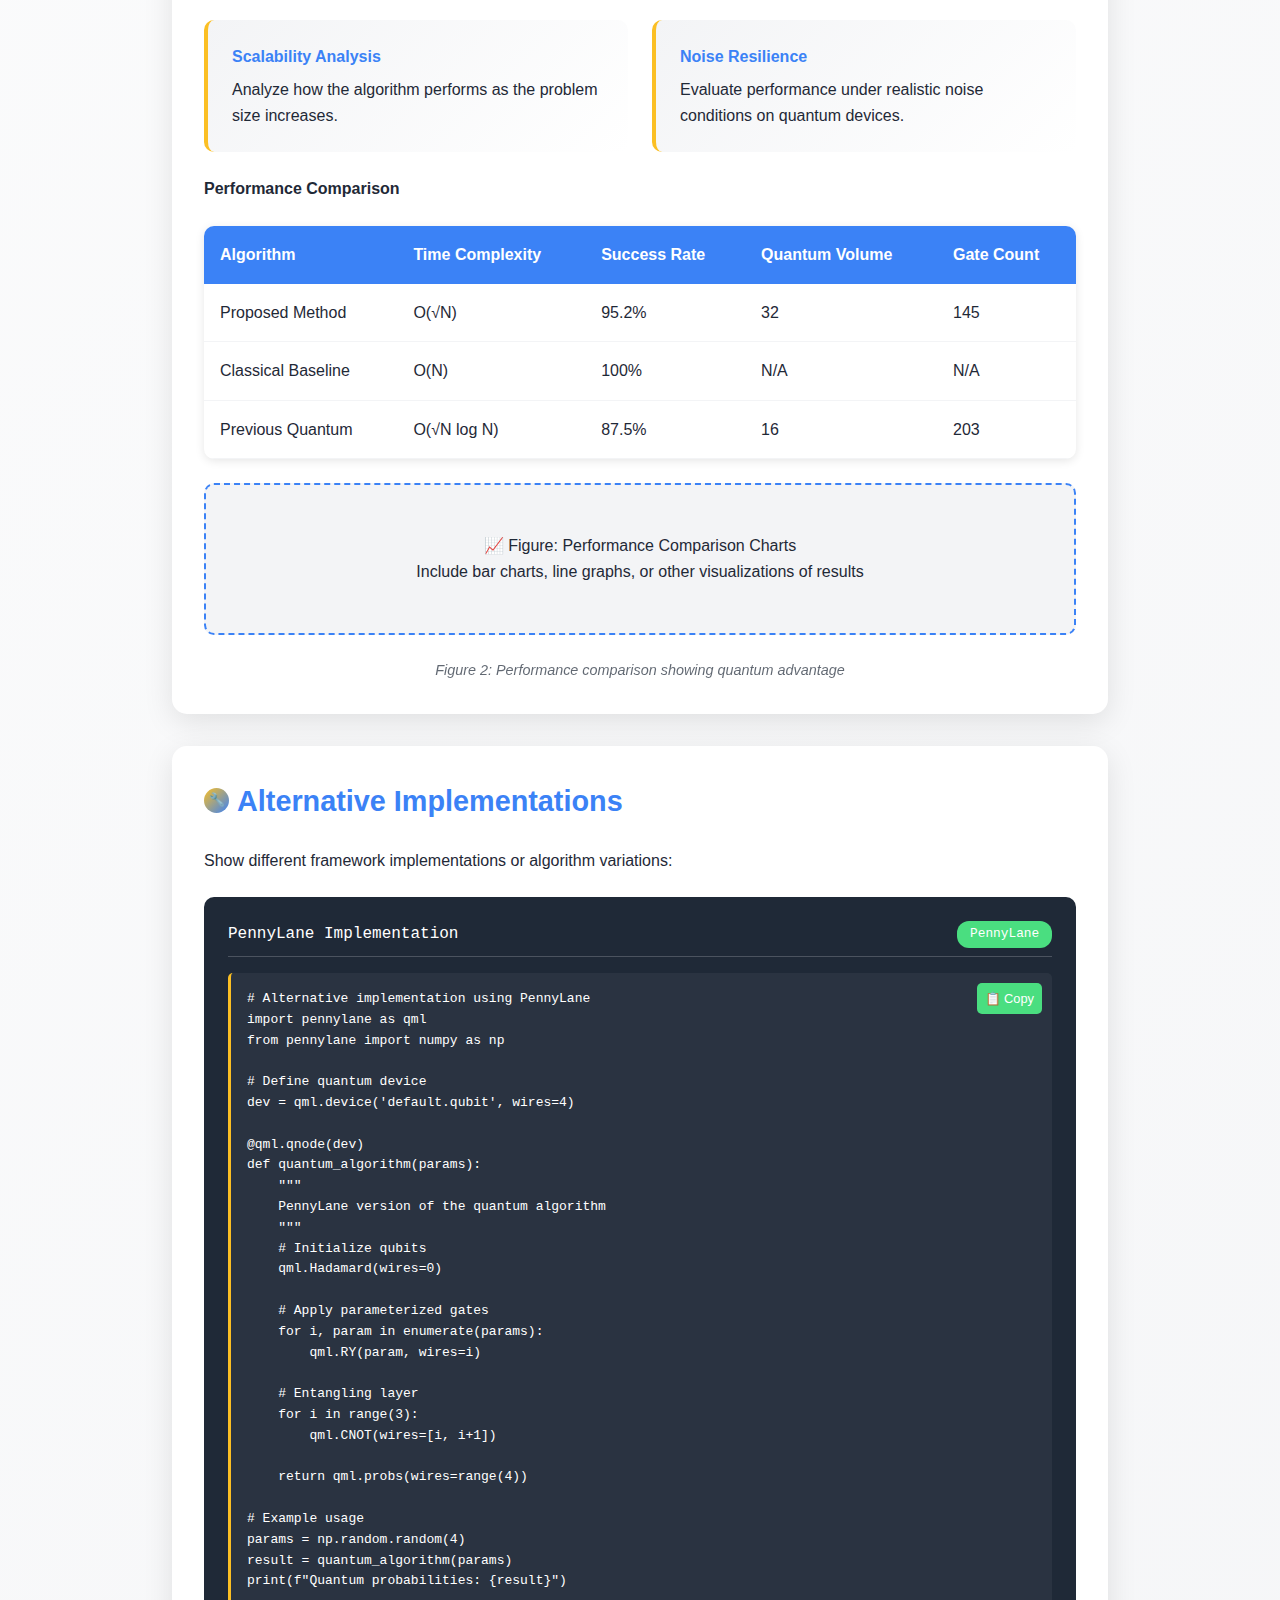
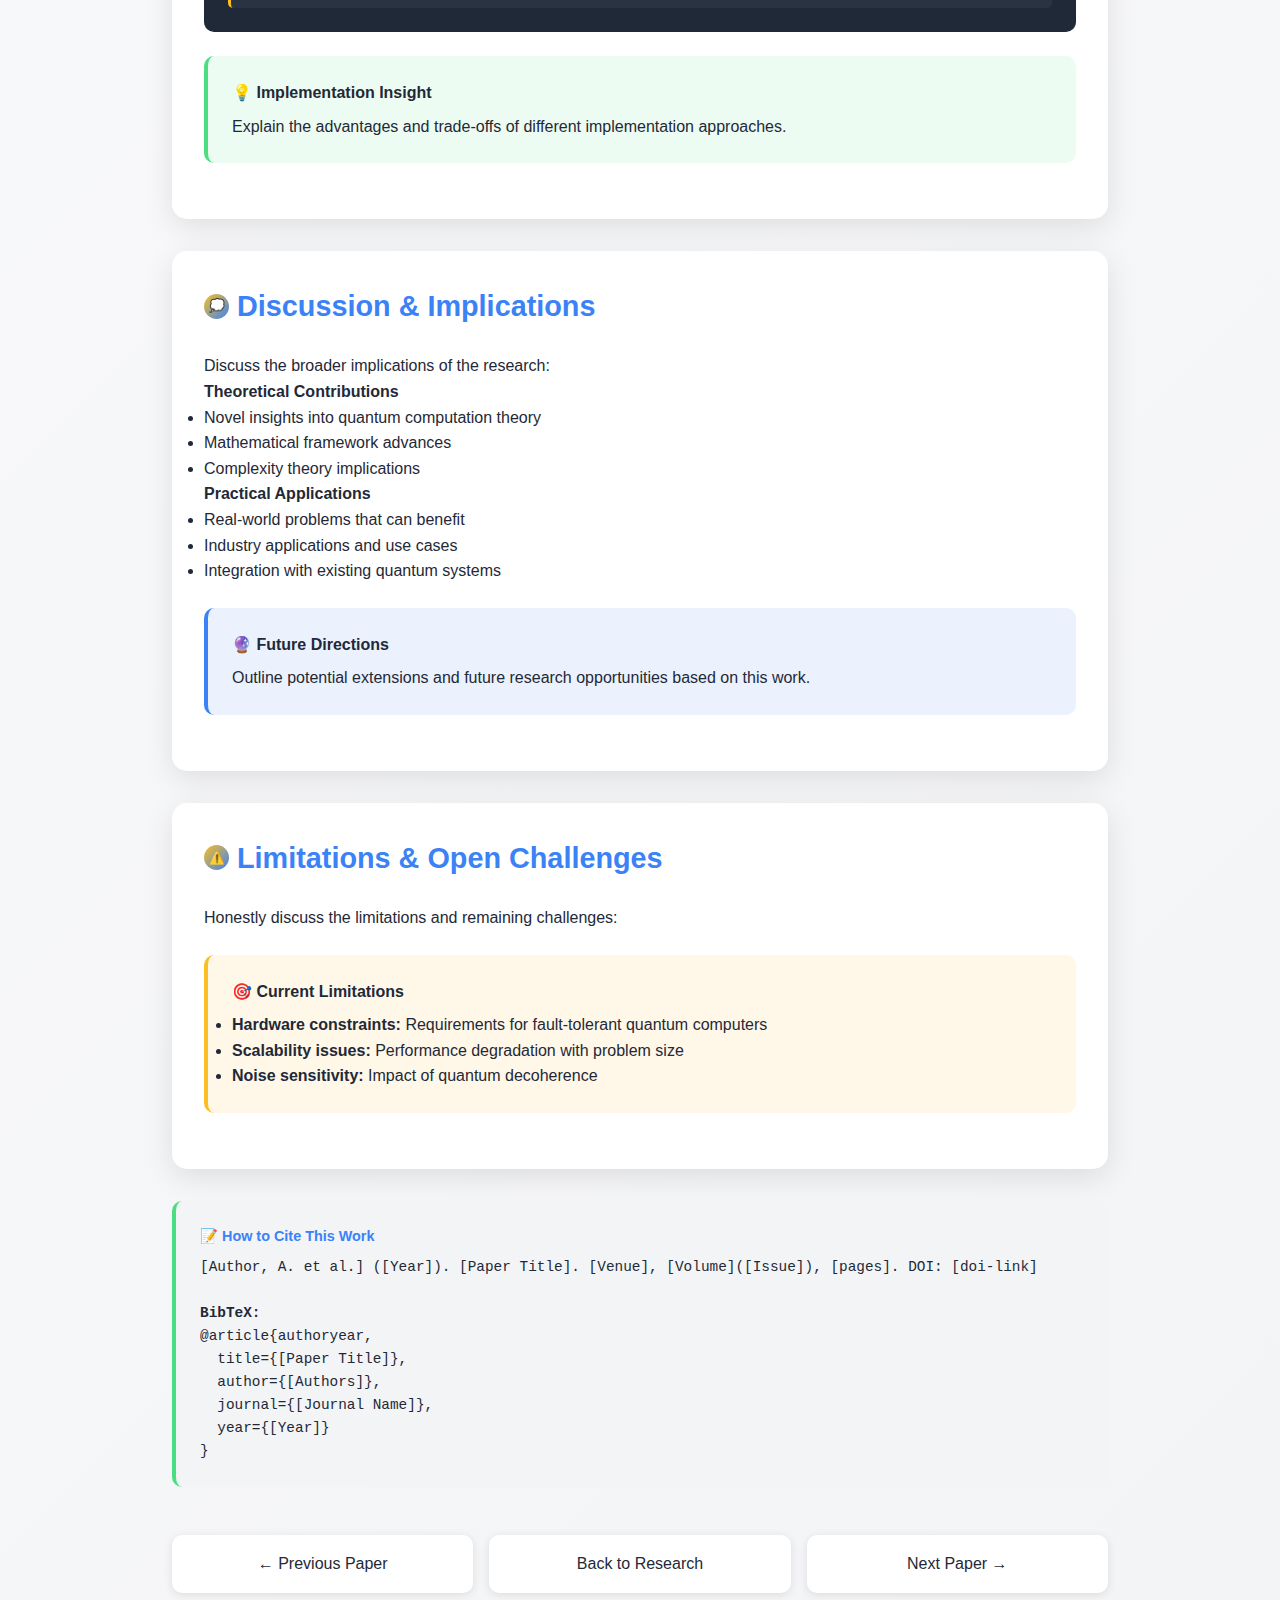
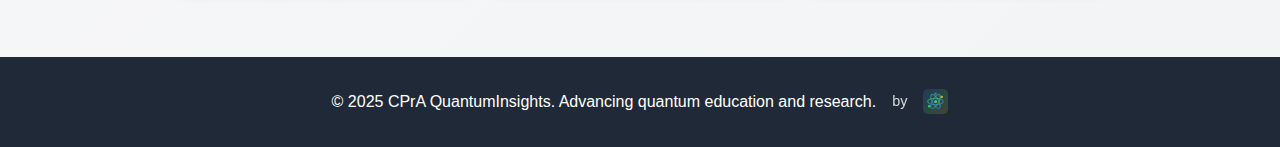
<file: research/template.html>
<!DOCTYPE html>
<html lang="en">
<head>
    <meta charset="UTF-8">
    <meta name="viewport" content="width=device-width, initial-scale=1.0">
    <title>[RESEARCH PAPER TITLE] - CPrA QuantumInsights</title>
    <link rel="icon" type="image/svg+xml" href="../favicon.svg">
    <link rel="stylesheet" href="research-template.css">
</head>
<body>
    <!-- Top Navigation -->
    <nav class="top-nav">
        <div class="nav-container">
            <a href="../index.html" class="logo">
                <img src="../favicon.svg" alt="CPrA Logo" class="nav-logo-icon">
                <div class="logo-text">
                    <span class="logo-title">Quantum Insights</span>
                    <span class="logo-subtitle">By CPrA</span>
                </div>
            </a>
            <ul class="nav-links">
                <li><a href="../index.html">Home</a></li>
                <li><a href="../concepts.html">QC Concepts</a></li>
                <li><a href="../research.html">Research & Code</a></li>
                <li><a href="#about">About</a></li>
            </ul>
        </div>
    </nav>

    <div class="article-container">
        <!-- Breadcrumb Navigation -->
        <nav class="breadcrumb">
            <a href="../research.html">Research</a>
            <span class="breadcrumb-separator">></span>
            <a href="../research.html#section-name">[Research Category]</a>
            <span class="breadcrumb-separator">></span>
            <span>[Paper Title]</span>
        </nav>

        <!-- Paper Header -->
        <header class="paper-header">
            <h1 class="paper-title">[Your Research Paper Title Here]</h1>
            <div class="paper-authors">[Author Names, Affiliations]</div>
            <div class="paper-venue">[Conference/Journal Name Year]</div>
            <div class="paper-meta">
                <div class="meta-item">
                    <span>📅</span>
                    <span>Published: [Date]</span>
                </div>
                <div class="meta-item">
                    <span>🏷️</span>
                    <span>Category: [Algorithm/Hardware/Theory]</span>
                </div>
                <div class="meta-item">
                    <span>⏱️</span>
                    <span>Reading time: [X] min</span>
                </div>
                <div class="meta-item">
                    <span>💾</span>
                    <span>Implementation: [Framework Used]</span>
                </div>
            </div>
        </header>

        <!-- Abstract -->
        <section class="abstract">
            <h3>📄 Abstract</h3>
            <p>
                [Provide the paper's abstract here. This should be a concise summary of the research problem, 
                methodology, key findings, and implications. Keep it comprehensive but accessible to quantum 
                computing enthusiasts of different levels.]
            </p>
        </section>

        <!-- Main Content Sections -->
        <main>
            <!-- Problem Statement -->
            <section class="content-section">
                <div class="section-header">
                    <span class="section-icon">🎯</span>
                    <h2 class="section-title">Problem Statement</h2>
                </div>
                <p>Clearly define the research problem this paper addresses:</p>
                
                <div class="info-box challenge">
                    <div class="info-box-title">🎯 Research Challenge</div>
                    <p>Highlight the main challenge or gap in knowledge that this research addresses.</p>
                </div>
                
                <ul>
                    <li><strong>Current limitations:</strong> Describe existing limitations</li>
                    <li><strong>Research gap:</strong> What wasn't solved before</li>
                    <li><strong>Importance:</strong> Why this problem matters for quantum computing</li>
                </ul>
            </section>

            <!-- Methodology -->
            <section class="content-section">
                <div class="section-header">
                    <span class="section-icon">🔬</span>
                    <h2 class="section-title">Methodology & Approach</h2>
                </div>
                <p>Explain the research methodology and technical approach:</p>
                
                <h4>Theoretical Framework</h4>
                <p>Describe the theoretical foundations and mathematical framework used.</p>
                
                <h4>Experimental Design</h4>
                <p>Outline the experimental setup, quantum circuits, or simulation parameters.</p>
                
                <div class="figure-placeholder">
                    <p>📊 Figure: Experimental Setup Diagram</p>
                    <p>Include diagrams of quantum circuits, experimental arrangements, or algorithm flowcharts</p>
                </div>
                <div class="figure-caption">Figure 1: [Description of the figure above]</div>
            </section>

            <!-- Implementation -->
            <section class="content-section">
                <div class="section-header">
                    <span class="section-icon">💻</span>
                    <h2 class="section-title">Implementation Details</h2>
                </div>
                <p>Provide detailed implementation information with code examples:</p>
                
                <div class="code-section">
                    <div class="code-header">
                        <span>Main Algorithm Implementation</span>
                        <span class="code-language">Qiskit</span>
                    </div>
                    <div class="code-block">
                        <pre><code># Main algorithm implementation
import qiskit
from qiskit import QuantumCircuit, QuantumRegister, ClassicalRegister
from qiskit.algorithms import VQE
from qiskit.algorithms.optimizers import COBYLA

def create_quantum_algorithm():
    """
    Implement the main quantum algorithm from the paper
    """
    # Define quantum registers
    qreg = QuantumRegister(4, 'q')
    creg = ClassicalRegister(4, 'c')
    circuit = QuantumCircuit(qreg, creg)
    
    # Algorithm implementation
    # Step 1: Initialize qubits
    circuit.h(qreg[0])  # Create superposition
    
    # Step 2: Apply quantum operations
    for i in range(len(qreg)-1):
        circuit.cx(qreg[i], qreg[i+1])  # Entangle qubits
    
    # Step 3: Measurement
    circuit.measure(qreg, creg)
    
    return circuit

# Example usage
algorithm_circuit = create_quantum_algorithm()
print("Quantum circuit created successfully!")
print(algorithm_circuit.draw())</code></pre>
                    </div>
                </div>
                
                <div class="external-links">
                    <a href="#" class="github-link">🔗 View Complete Implementation on GitHub</a>
                    <a href="#" class="external-link">📦 Download Code Package</a>
                    <a href="#" class="external-link">📊 View on Quantum Computing Platform</a>
                </div>
            </section>

            <!-- Results & Analysis -->
            <section class="content-section">
                <div class="section-header">
                    <span class="section-icon">📊</span>
                    <h2 class="section-title">Results & Performance Analysis</h2>
                </div>
                <p>Present the key findings and performance metrics:</p>
                
                <div class="results-grid">
                    <div class="result-card">
                        <h4>Quantum Advantage</h4>
                        <p>Demonstrate the quantum speedup achieved compared to classical algorithms.</p>
                    </div>
                    <div class="result-card">
                        <h4>Accuracy Metrics</h4>
                        <p>Report on the accuracy and fidelity of the quantum algorithm implementation.</p>
                    </div>
                    <div class="result-card">
                        <h4>Scalability Analysis</h4>
                        <p>Analyze how the algorithm performs as the problem size increases.</p>
                    </div>
                    <div class="result-card">
                        <h4>Noise Resilience</h4>
                        <p>Evaluate performance under realistic noise conditions on quantum devices.</p>
                    </div>
                </div>
                
                <h4>Performance Comparison</h4>
                <table class="metrics-table">
                    <thead>
                        <tr>
                            <th>Algorithm</th>
                            <th>Time Complexity</th>
                            <th>Success Rate</th>
                            <th>Quantum Volume</th>
                            <th>Gate Count</th>
                        </tr>
                    </thead>
                    <tbody>
                        <tr>
                            <td>Proposed Method</td>
                            <td>O(√N)</td>
                            <td>95.2%</td>
                            <td>32</td>
                            <td>145</td>
                        </tr>
                        <tr>
                            <td>Classical Baseline</td>
                            <td>O(N)</td>
                            <td>100%</td>
                            <td>N/A</td>
                            <td>N/A</td>
                        </tr>
                        <tr>
                            <td>Previous Quantum</td>
                            <td>O(√N log N)</td>
                            <td>87.5%</td>
                            <td>16</td>
                            <td>203</td>
                        </tr>
                    </tbody>
                </table>
                
                <div class="figure-placeholder">
                    <p>📈 Figure: Performance Comparison Charts</p>
                    <p>Include bar charts, line graphs, or other visualizations of results</p>
                </div>
                <div class="figure-caption">Figure 2: Performance comparison showing quantum advantage</div>
            </section>

            <!-- Code Variations -->
            <section class="content-section">
                <div class="section-header">
                    <span class="section-icon">🔧</span>
                    <h2 class="section-title">Alternative Implementations</h2>
                </div>
                <p>Show different framework implementations or algorithm variations:</p>
                
                <div class="code-section">
                    <div class="code-header">
                        <span>PennyLane Implementation</span>
                        <span class="code-language">PennyLane</span>
                    </div>
                    <div class="code-block">
                        <pre><code># Alternative implementation using PennyLane
import pennylane as qml
from pennylane import numpy as np

# Define quantum device
dev = qml.device('default.qubit', wires=4)

@qml.qnode(dev)
def quantum_algorithm(params):
    """
    PennyLane version of the quantum algorithm
    """
    # Initialize qubits
    qml.Hadamard(wires=0)
    
    # Apply parameterized gates
    for i, param in enumerate(params):
        qml.RY(param, wires=i)
    
    # Entangling layer
    for i in range(3):
        qml.CNOT(wires=[i, i+1])
    
    return qml.probs(wires=range(4))

# Example usage
params = np.random.random(4)
result = quantum_algorithm(params)
print(f"Quantum probabilities: {result}")</code></pre>
                    </div>
                </div>
                
                <div class="info-box insight">
                    <div class="info-box-title">💡 Implementation Insight</div>
                    <p>Explain the advantages and trade-offs of different implementation approaches.</p>
                </div>
            </section>

            <!-- Discussion & Implications -->
            <section class="content-section">
                <div class="section-header">
                    <span class="section-icon">💭</span>
                    <h2 class="section-title">Discussion & Implications</h2>
                </div>
                <p>Discuss the broader implications of the research:</p>
                
                <h4>Theoretical Contributions</h4>
                <ul>
                    <li>Novel insights into quantum computation theory</li>
                    <li>Mathematical framework advances</li>
                    <li>Complexity theory implications</li>
                </ul>
                
                <h4>Practical Applications</h4>
                <ul>
                    <li>Real-world problems that can benefit</li>
                    <li>Industry applications and use cases</li>
                    <li>Integration with existing quantum systems</li>
                </ul>
                
                <div class="info-box future">
                    <div class="info-box-title">🔮 Future Directions</div>
                    <p>Outline potential extensions and future research opportunities based on this work.</p>
                </div>
            </section>

            <!-- Limitations & Challenges -->
            <section class="content-section">
                <div class="section-header">
                    <span class="section-icon">⚠️</span>
                    <h2 class="section-title">Limitations & Open Challenges</h2>
                </div>
                <p>Honestly discuss the limitations and remaining challenges:</p>
                
                <div class="info-box challenge">
                    <div class="info-box-title">🎯 Current Limitations</div>
                    <ul>
                        <li><strong>Hardware constraints:</strong> Requirements for fault-tolerant quantum computers</li>
                        <li><strong>Scalability issues:</strong> Performance degradation with problem size</li>
                        <li><strong>Noise sensitivity:</strong> Impact of quantum decoherence</li>
                    </ul>
                </div>
            </section>

            <!-- Citation Information -->
            <section class="citation-box">
                <h4>📝 How to Cite This Work</h4>
                <div>
                    [Author, A. et al.] ([Year]). [Paper Title]. [Venue], [Volume]([Issue]), [pages]. 
                    DOI: [doi-link]
                </div>
                <br>
                <div>
                    <strong>BibTeX:</strong><br>
                    @article{authoryear,<br>
                    &nbsp;&nbsp;title={[Paper Title]},<br>
                    &nbsp;&nbsp;author={[Authors]},<br>
                    &nbsp;&nbsp;journal={[Journal Name]},<br>
                    &nbsp;&nbsp;year={[Year]}<br>
                    }
                </div>
            </section>
        </main>

        <!-- Navigation between papers -->
        <nav class="paper-navigation">
            <a href="#" class="nav-link prev">Previous Paper</a>
            <a href="../research.html" class="nav-link">Back to Research</a>
            <a href="#" class="nav-link next">Next Paper</a>
        </nav>
    </div>

    <footer>
        <div class="footer-content">
            <p>&copy; 2025 CPrA QuantumInsights. Advancing quantum education and research.</p>
            <span class="by-text">by</span>
            <img src="../favicon.svg" alt="CPrA Logo" class="cpra-logo-small">
        </div>
    </footer>

    <script>
        // Copy citation to clipboard
        function copyCitation() {
            const citation = document.querySelector('.citation-box div').textContent;
            navigator.clipboard.writeText(citation).then(() => {
                alert('Citation copied to clipboard!');
            });
        }

        // Smooth scrolling for navigation
        document.querySelectorAll('a[href^="#"]').forEach(anchor => {
            anchor.addEventListener('click', function (e) {
                e.preventDefault();
                const target = document.querySelector(this.getAttribute('href'));
                if (target) {
                    target.scrollIntoView({
                        behavior: 'smooth',
                        block: 'start'
                    });
                }
            });
        });

        // Add code copy functionality
        document.querySelectorAll('.code-block').forEach(block => {
            const copyBtn = document.createElement('button');
            copyBtn.textContent = '📋 Copy';
            copyBtn.style.cssText = `
                position: absolute;
                top: 10px;
                right: 10px;
                background: var(--fresh-green);
                color: white;
                border: none;
                padding: 0.5rem;
                border-radius: 5px;
                cursor: pointer;
                font-size: 0.8rem;
            `;
            
            block.style.position = 'relative';
            block.appendChild(copyBtn);
            
            copyBtn.addEventListener('click', () => {
                const code = block.querySelector('code').textContent;
                navigator.clipboard.writeText(code).then(() => {
                    copyBtn.textContent = '✅ Copied!';
                    setTimeout(() => {
                        copyBtn.textContent = '📋 Copy';
                    }, 2000);
                });
            });
        });
    </script>
</body>
</html>
</file>
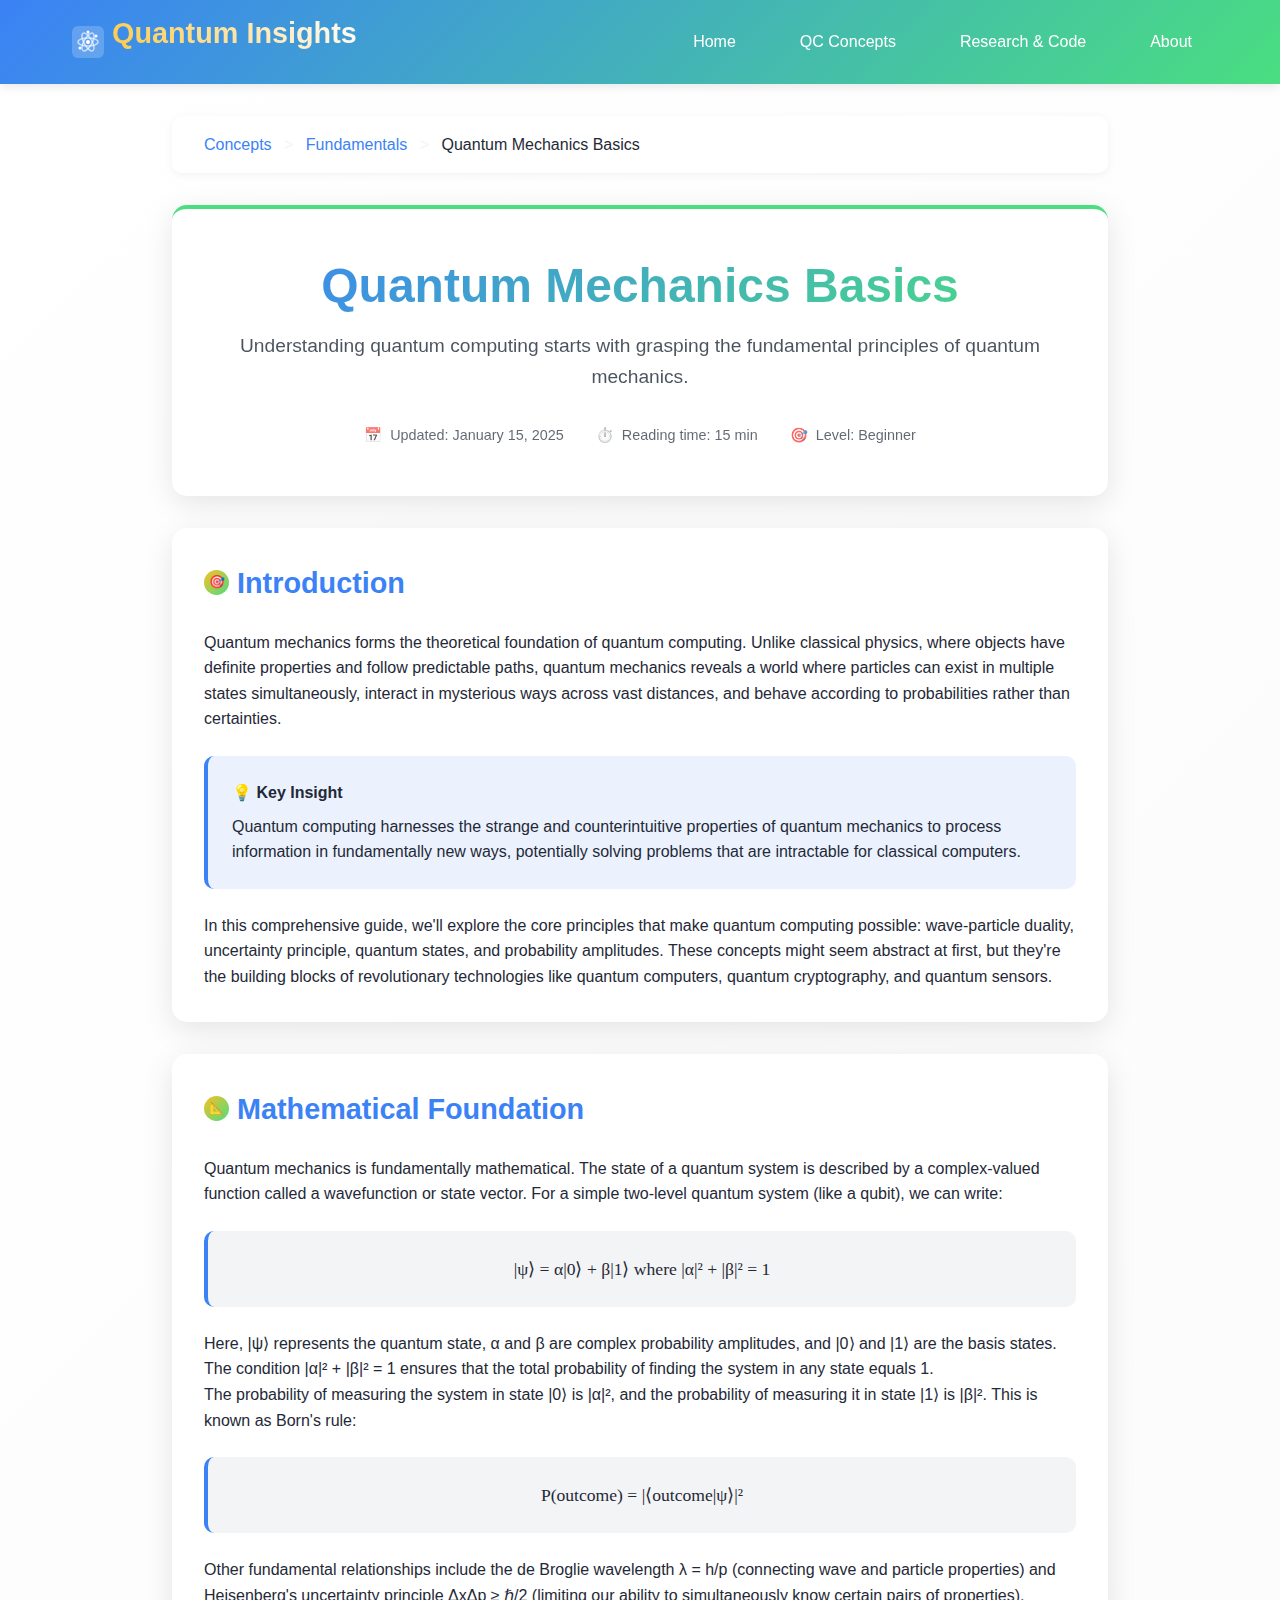
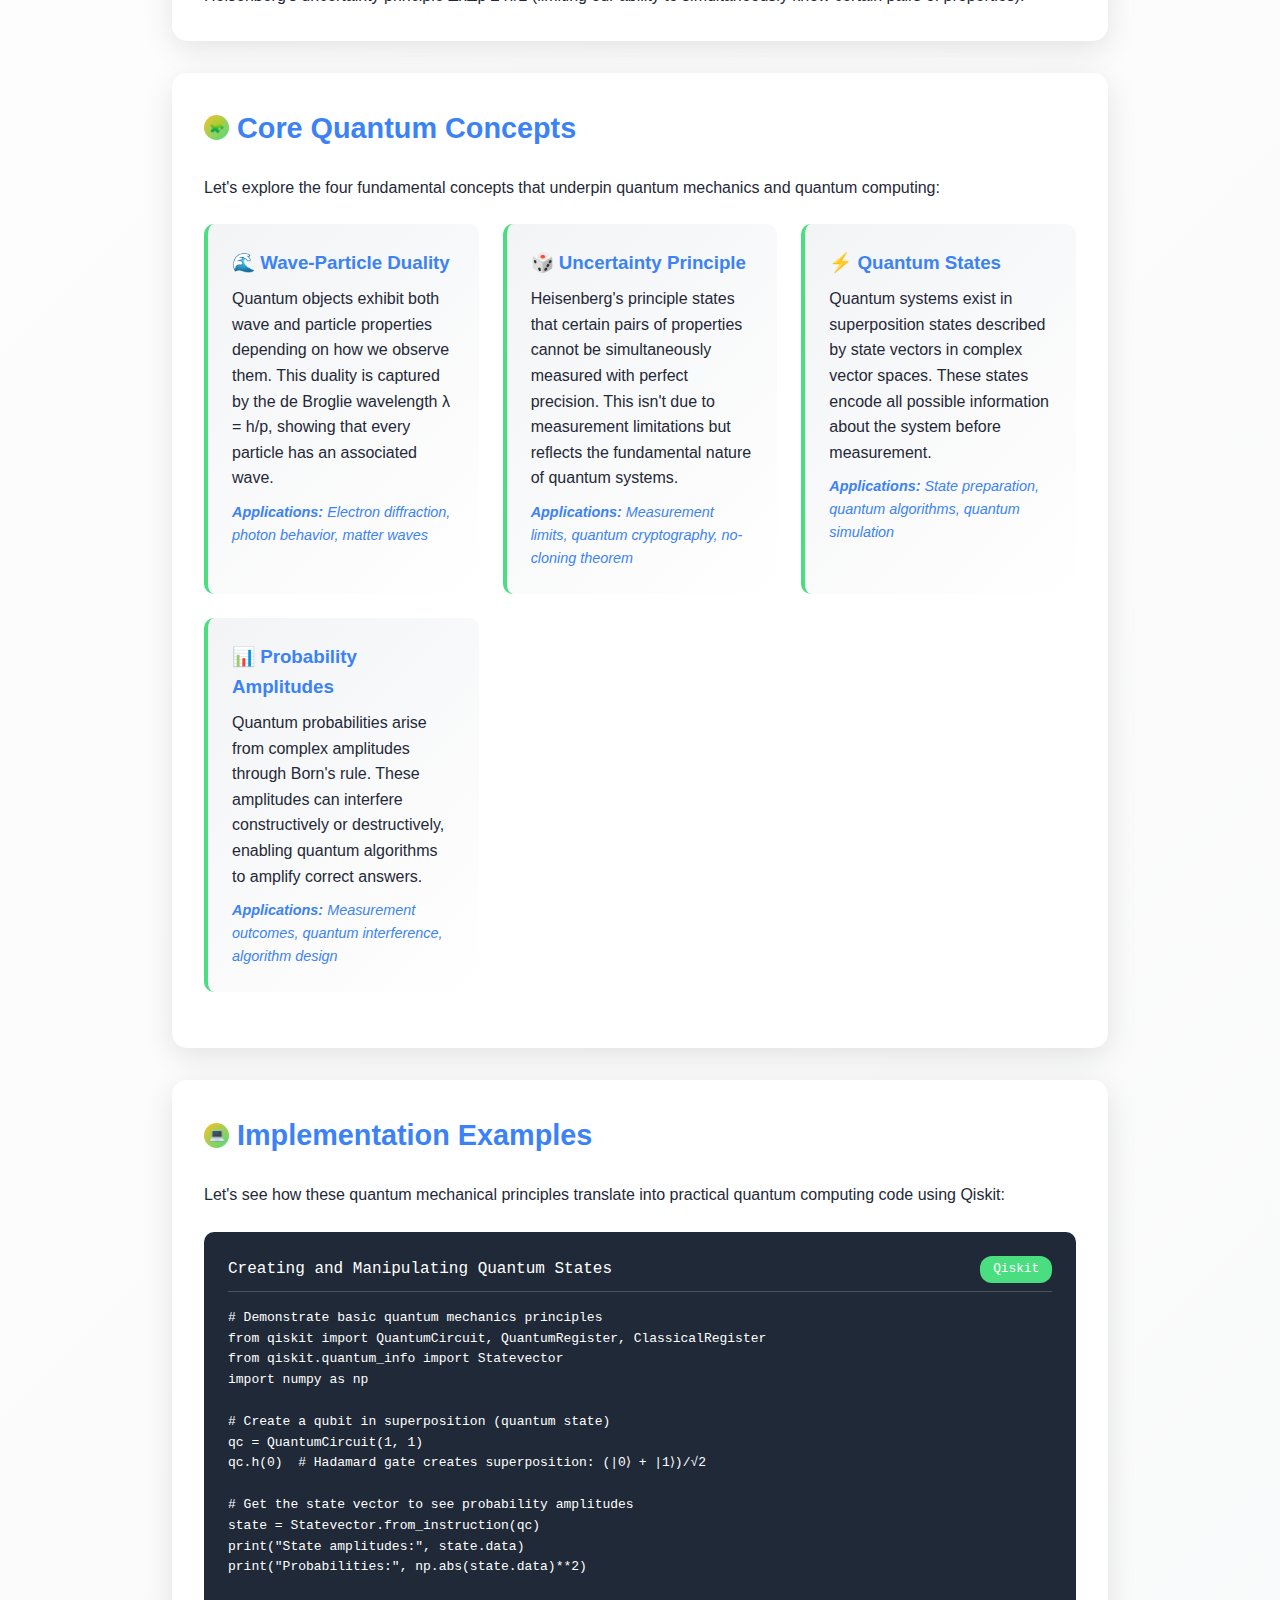
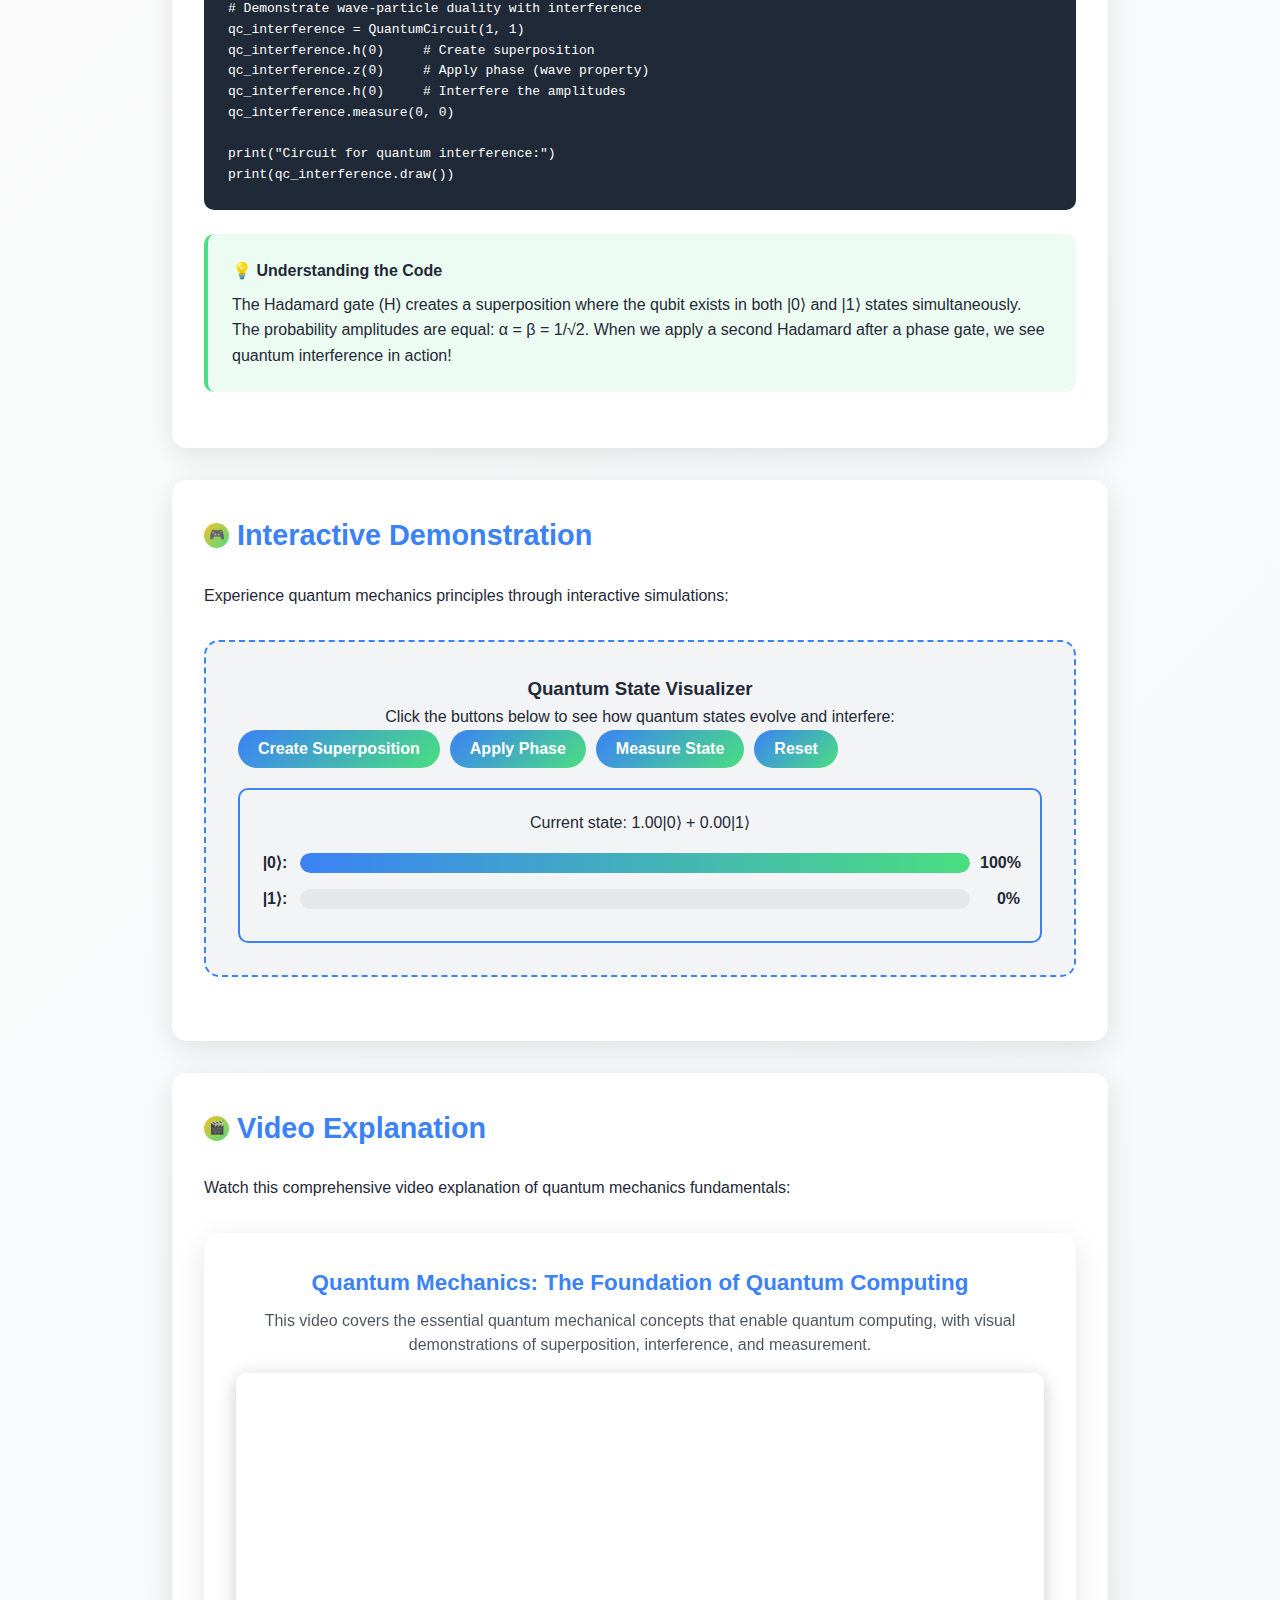
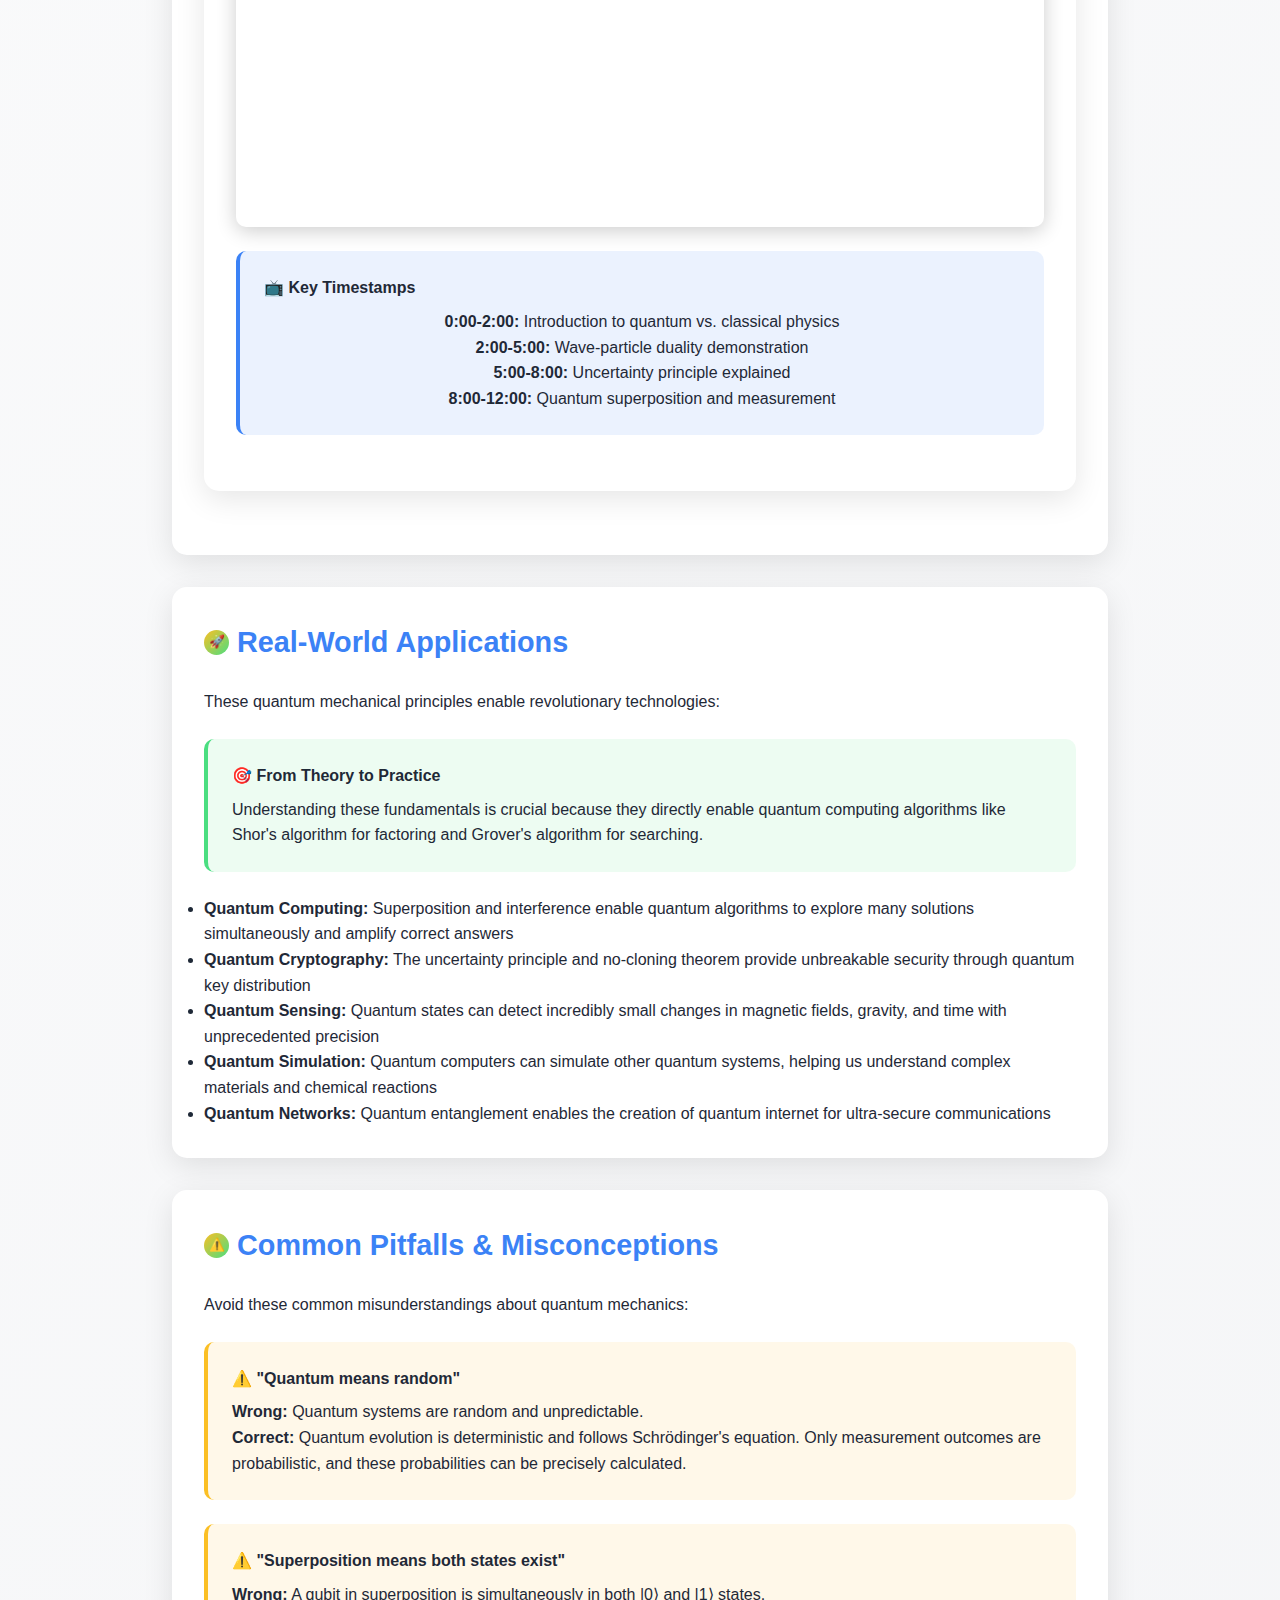
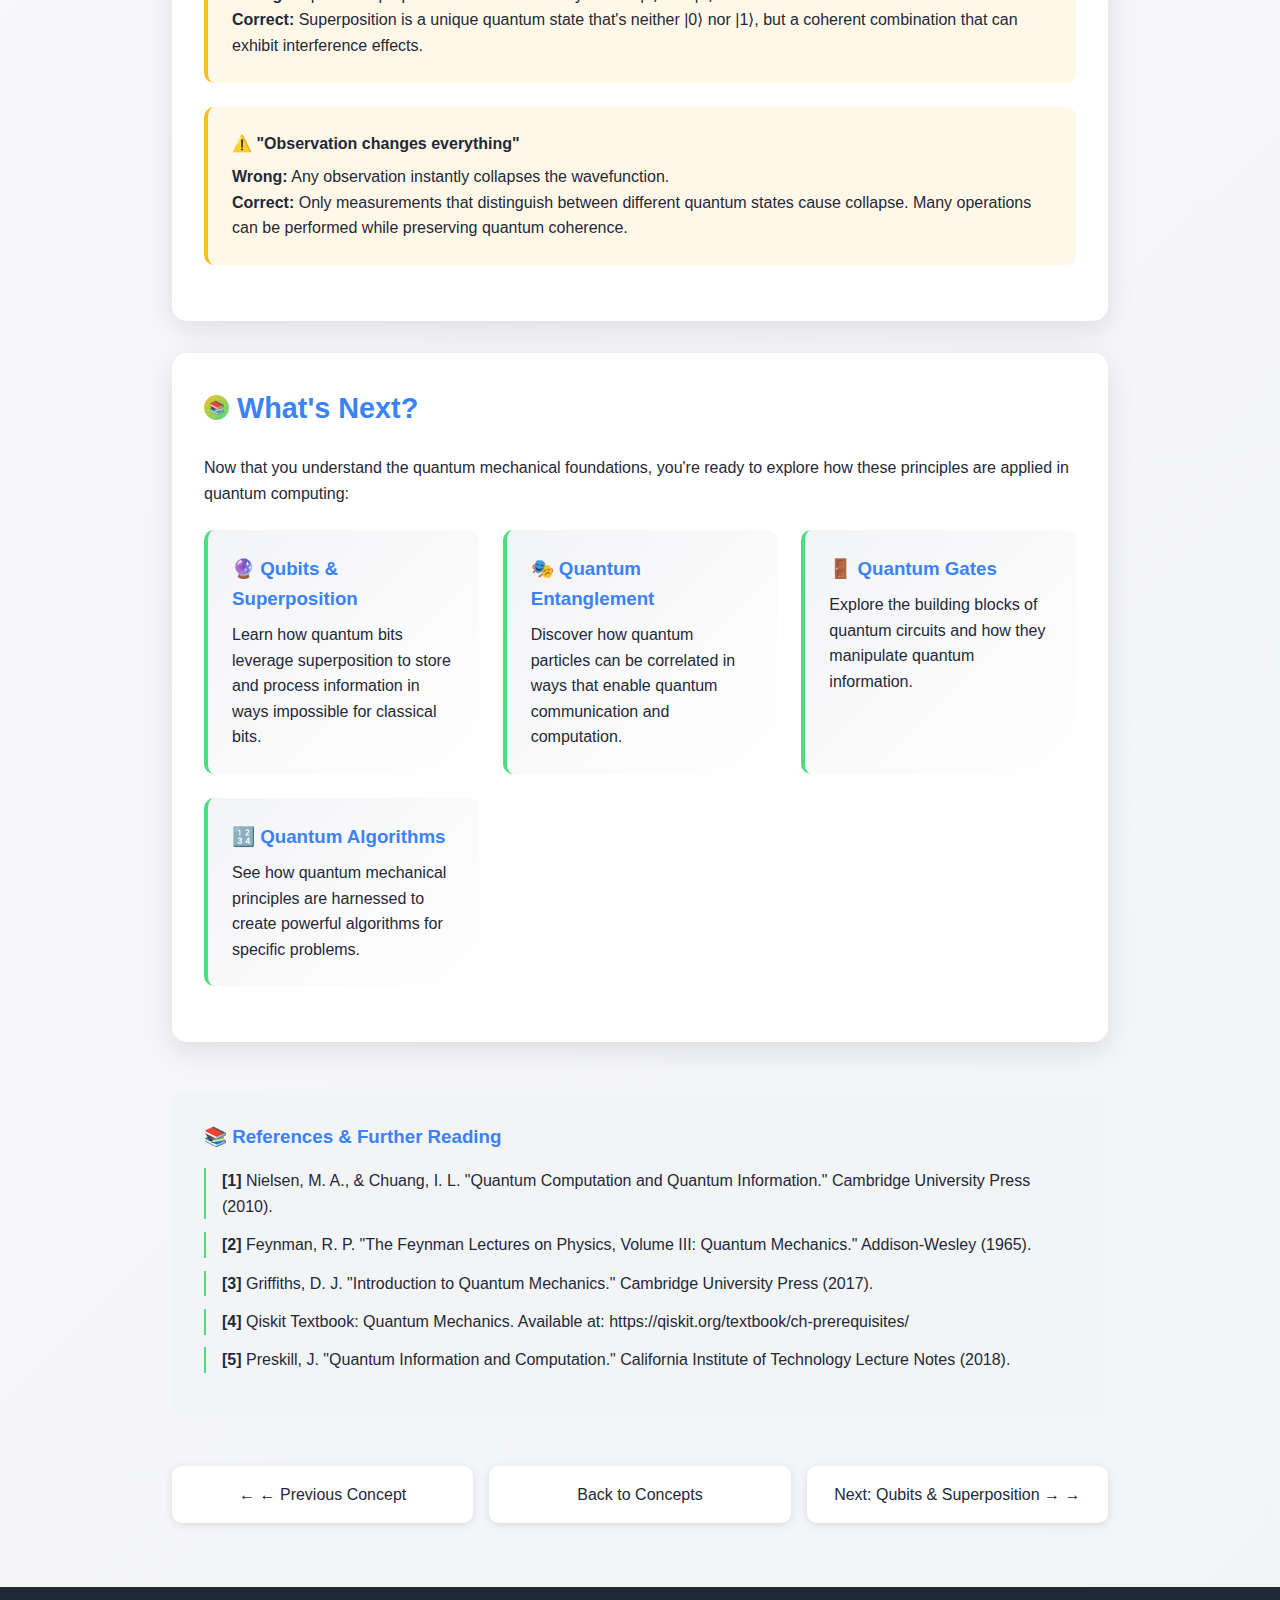
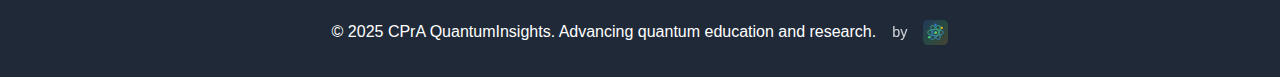
<file: concepts/fundamentals/quantum-mechanics-basics.html>
<!DOCTYPE html>
<html lang="en">
<head>
    <meta charset="UTF-8">
    <meta name="viewport" content="width=device-width, initial-scale=1.0">
    <title>Quantum Mechanics Basics - CPrA QuantumInsights</title>
    <link rel="icon" type="image/svg+xml" href="../../_img/favicon.svg">
    <link rel="stylesheet" href="../concepts-template.css">
</head>
<body>
    <nav class="top-nav">
        <div class="nav-container">
            <a href="../../index.html" class="logo">
                <img src="../../_img/favicon.svg" alt="CPrA Logo" class="nav-logo-icon">
                <div class="logo-text">
                    <span class="logo-title">Quantum Insights</span>
                    <span class="logo-subtitle">By CPrA</span>
                </div>
            </a>
            <ul class="nav-links">
                <li><a href="../../index.html">Home</a></li>
                <li><a href="../../concepts.html">QC Concepts</a></li>
                <li><a href="../../research.html">Research & Code</a></li>
                <li><a href="#about">About</a></li>
            </ul>
        </div>
    </nav>

    <div class="article-container">
        <!-- Breadcrumb Navigation -->
        <nav class="breadcrumb">
            <a href="../../concepts.html">Concepts</a>
            <span class="breadcrumb-separator">></span>
            <a href="../../concepts.html#fundamentals">Fundamentals</a>
            <span class="breadcrumb-separator">></span>
            <span>Quantum Mechanics Basics</span>
        </nav>

        <!-- Article Header -->
        <header class="article-header">
            <h1 class="article-title">Quantum Mechanics Basics</h1>
            <p class="article-subtitle">Understanding quantum computing starts with grasping the fundamental principles of quantum mechanics.</p>
            <div class="article-meta">
                <div class="meta-item">
                    <span>📅</span>
                    <span>Updated: January 15, 2025</span>
                </div>
                <div class="meta-item">
                    <span>⏱️</span>
                    <span>Reading time: 15 min</span>
                </div>
                <div class="meta-item">
                    <span>🎯</span>
                    <span>Level: Beginner</span>
                </div>
            </div>
        </header>

        <main>
            <!-- Introduction Section -->
            <section class="content-section">
                <div class="section-header">
                    <span class="section-icon">🎯</span>
                    <h2 class="section-title">Introduction</h2>
                </div>
                <p>Quantum mechanics forms the theoretical foundation of quantum computing. Unlike classical physics, where objects have definite properties and follow predictable paths, quantum mechanics reveals a world where particles can exist in multiple states simultaneously, interact in mysterious ways across vast distances, and behave according to probabilities rather than certainties.</p>
                
                <div class="info-box note">
                    <div class="info-box-title">💡 Key Insight</div>
                    <p>Quantum computing harnesses the strange and counterintuitive properties of quantum mechanics to process information in fundamentally new ways, potentially solving problems that are intractable for classical computers.</p>
                </div>

                <p>In this comprehensive guide, we'll explore the core principles that make quantum computing possible: wave-particle duality, uncertainty principle, quantum states, and probability amplitudes. These concepts might seem abstract at first, but they're the building blocks of revolutionary technologies like quantum computers, quantum cryptography, and quantum sensors.</p>
            </section>

            <!-- Mathematical Foundation -->
            <section class="content-section">
                <div class="section-header">
                    <span class="section-icon">📐</span>
                    <h2 class="section-title">Mathematical Foundation</h2>
                </div>
                <p>Quantum mechanics is fundamentally mathematical. The state of a quantum system is described by a complex-valued function called a wavefunction or state vector. For a simple two-level quantum system (like a qubit), we can write:</p>
                
                <div class="equation-block">
                    |ψ⟩ = α|0⟩ + β|1⟩ where |α|² + |β|² = 1
                </div>
                
                <p>Here, |ψ⟩ represents the quantum state, α and β are complex probability amplitudes, and |0⟩ and |1⟩ are the basis states. The condition |α|² + |β|² = 1 ensures that the total probability of finding the system in any state equals 1.</p>

                <p>The probability of measuring the system in state |0⟩ is |α|², and the probability of measuring it in state |1⟩ is |β|². This is known as Born's rule:</p>

                <div class="equation-block">
                    P(outcome) = |⟨outcome|ψ⟩|²
                </div>

                <p>Other fundamental relationships include the de Broglie wavelength λ = h/p (connecting wave and particle properties) and Heisenberg's uncertainty principle ΔxΔp ≥ ℏ/2 (limiting our ability to simultaneously know certain pairs of properties).</p>
            </section>

            <!-- Key Concepts Grid -->
            <section class="content-section">
                <div class="section-header">
                    <span class="section-icon">🧩</span>
                    <h2 class="section-title">Core Quantum Concepts</h2>
                </div>
                <p>Let's explore the four fundamental concepts that underpin quantum mechanics and quantum computing:</p>
                
                <div class="concept-grid">
                    <div class="concept-card">
                        <h3>🌊 Wave-Particle Duality</h3>
                        <p>Quantum objects exhibit both wave and particle properties depending on how we observe them. This duality is captured by the de Broglie wavelength λ = h/p, showing that every particle has an associated wave.</p>
                        <div class="concept-applications">
                            <strong>Applications:</strong> Electron diffraction, photon behavior, matter waves
                        </div>
                    </div>
                    <div class="concept-card">
                        <h3>🎲 Uncertainty Principle</h3>
                        <p>Heisenberg's principle states that certain pairs of properties cannot be simultaneously measured with perfect precision. This isn't due to measurement limitations but reflects the fundamental nature of quantum systems.</p>
                        <div class="concept-applications">
                            <strong>Applications:</strong> Measurement limits, quantum cryptography, no-cloning theorem
                        </div>
                    </div>
                    <div class="concept-card">
                        <h3>⚡ Quantum States</h3>
                        <p>Quantum systems exist in superposition states described by state vectors in complex vector spaces. These states encode all possible information about the system before measurement.</p>
                        <div class="concept-applications">
                            <strong>Applications:</strong> State preparation, quantum algorithms, quantum simulation
                        </div>
                    </div>
                    <div class="concept-card">
                        <h3>📊 Probability Amplitudes</h3>
                        <p>Quantum probabilities arise from complex amplitudes through Born's rule. These amplitudes can interfere constructively or destructively, enabling quantum algorithms to amplify correct answers.</p>
                        <div class="concept-applications">
                            <strong>Applications:</strong> Measurement outcomes, quantum interference, algorithm design
                        </div>
                    </div>
                </div>
            </section>

            <!-- Practical Examples -->
            <section class="content-section">
                <div class="section-header">
                    <span class="section-icon">💻</span>
                    <h2 class="section-title">Implementation Examples</h2>
                </div>
                <p>Let's see how these quantum mechanical principles translate into practical quantum computing code using Qiskit:</p>
                
                <div class="code-block">
                    <div class="code-header">
                        <span>Creating and Manipulating Quantum States</span>
                        <span class="code-language">Qiskit</span>
                    </div>
                    <pre><code># Demonstrate basic quantum mechanics principles
from qiskit import QuantumCircuit, QuantumRegister, ClassicalRegister
from qiskit.quantum_info import Statevector
import numpy as np

# Create a qubit in superposition (quantum state)
qc = QuantumCircuit(1, 1)
qc.h(0)  # Hadamard gate creates superposition: (|0⟩ + |1⟩)/√2

# Get the state vector to see probability amplitudes
state = Statevector.from_instruction(qc)
print("State amplitudes:", state.data)
print("Probabilities:", np.abs(state.data)**2)

# Demonstrate wave-particle duality with interference
qc_interference = QuantumCircuit(1, 1)
qc_interference.h(0)     # Create superposition
qc_interference.z(0)     # Apply phase (wave property)
qc_interference.h(0)     # Interfere the amplitudes
qc_interference.measure(0, 0)

print("Circuit for quantum interference:")
print(qc_interference.draw())</code></pre>
                </div>

                <div class="info-box tip">
                    <div class="info-box-title">💡 Understanding the Code</div>
                    <p>The Hadamard gate (H) creates a superposition where the qubit exists in both |0⟩ and |1⟩ states simultaneously. The probability amplitudes are equal: α = β = 1/√2. When we apply a second Hadamard after a phase gate, we see quantum interference in action!</p>
                </div>
            </section>

            <!-- Interactive Demo Section -->
            <section class="content-section">
                <div class="section-header">
                    <span class="section-icon">🎮</span>
                    <h2 class="section-title">Interactive Demonstration</h2>
                </div>
                <p>Experience quantum mechanics principles through interactive simulations:</p>
                
                <div class="interactive-demo">
                    <h3>Quantum State Visualizer</h3>
                    <p>Click the buttons below to see how quantum states evolve and interfere:</p>
                    <div class="demo-controls">
                        <button class="demo-button" onclick="createSuperposition()">Create Superposition</button>
                        <button class="demo-button" onclick="applyPhase()">Apply Phase</button>
                        <button class="demo-button" onclick="measureState()">Measure State</button>
                        <button class="demo-button" onclick="resetState()">Reset</button>
                    </div>
                    <div id="stateDisplay" class="state-display">
                        <p>Current state: |0⟩ (Click "Create Superposition" to begin)</p>
                        <div class="probability-bars">
                            <div class="prob-bar">
                                <span>|0⟩:</span>
                                <div class="bar-container">
                                    <div class="bar" id="prob0" style="width: 100%"></div>
                                </div>
                                <span id="prob0-text">100%</span>
                            </div>
                            <div class="prob-bar">
                                <span>|1⟩:</span>
                                <div class="bar-container">
                                    <div class="bar" id="prob1" style="width: 0%"></div>
                                </div>
                                <span id="prob1-text">0%</span>
                            </div>
                        </div>
                    </div>
                </div>
            </section>

            <!-- Video Section -->
            <section class="content-section">
                <div class="section-header">
                    <span class="section-icon">🎬</span>
                    <h2 class="section-title">Video Explanation</h2>
                </div>
                <p>Watch this comprehensive video explanation of quantum mechanics fundamentals:</p>
                
                <div class="video-container">
                    <h3 class="video-title">Quantum Mechanics: The Foundation of Quantum Computing</h3>
                    <p class="video-description">This video covers the essential quantum mechanical concepts that enable quantum computing, with visual demonstrations of superposition, interference, and measurement.</p>
                    
                    <div class="video-wrapper">
                        <!-- Example with a real educational video about quantum mechanics -->
                        <iframe 
                            src="https://www.youtube.com/embed/p7bzE1E5PMY" 
                            title="Quantum Mechanics Fundamentals"
                            allow="accelerometer; autoplay; clipboard-write; encrypted-media; gyroscope; picture-in-picture; web-share" 
                            allowfullscreen>
                        </iframe>
                    </div>
                    
                    <div class="info-box note">
                        <div class="info-box-title">📺 Key Timestamps</div>
                        <p><strong>0:00-2:00:</strong> Introduction to quantum vs. classical physics<br>
                        <strong>2:00-5:00:</strong> Wave-particle duality demonstration<br>
                        <strong>5:00-8:00:</strong> Uncertainty principle explained<br>
                        <strong>8:00-12:00:</strong> Quantum superposition and measurement</p>
                    </div>
                </div>
            </section>

            <!-- Applications -->
            <section class="content-section">
                <div class="section-header">
                    <span class="section-icon">🚀</span>
                    <h2 class="section-title">Real-World Applications</h2>
                </div>
                <p>These quantum mechanical principles enable revolutionary technologies:</p>
                
                <div class="info-box tip">
                    <div class="info-box-title">🎯 From Theory to Practice</div>
                    <p>Understanding these fundamentals is crucial because they directly enable quantum computing algorithms like Shor's algorithm for factoring and Grover's algorithm for searching.</p>
                </div>
                
                <ul>
                    <li><strong>Quantum Computing:</strong> Superposition and interference enable quantum algorithms to explore many solutions simultaneously and amplify correct answers</li>
                    <li><strong>Quantum Cryptography:</strong> The uncertainty principle and no-cloning theorem provide unbreakable security through quantum key distribution</li>
                    <li><strong>Quantum Sensing:</strong> Quantum states can detect incredibly small changes in magnetic fields, gravity, and time with unprecedented precision</li>
                    <li><strong>Quantum Simulation:</strong> Quantum computers can simulate other quantum systems, helping us understand complex materials and chemical reactions</li>
                    <li><strong>Quantum Networks:</strong> Quantum entanglement enables the creation of quantum internet for ultra-secure communications</li>
                </ul>
            </section>

            <!-- Common Pitfalls -->
            <section class="content-section">
                <div class="section-header">
                    <span class="section-icon">⚠️</span>
                    <h2 class="section-title">Common Pitfalls & Misconceptions</h2>
                </div>
                <p>Avoid these common misunderstandings about quantum mechanics:</p>
                
                <div class="info-box warning">
                    <div class="info-box-title">⚠️ "Quantum means random"</div>
                    <p><strong>Wrong:</strong> Quantum systems are random and unpredictable.<br>
                    <strong>Correct:</strong> Quantum evolution is deterministic and follows Schrödinger's equation. Only measurement outcomes are probabilistic, and these probabilities can be precisely calculated.</p>
                </div>

                <div class="info-box warning">
                    <div class="info-box-title">⚠️ "Superposition means both states exist"</div>
                    <p><strong>Wrong:</strong> A qubit in superposition is simultaneously in both |0⟩ and |1⟩ states.<br>
                    <strong>Correct:</strong> Superposition is a unique quantum state that's neither |0⟩ nor |1⟩, but a coherent combination that can exhibit interference effects.</p>
                </div>

                <div class="info-box warning">
                    <div class="info-box-title">⚠️ "Observation changes everything"</div>
                    <p><strong>Wrong:</strong> Any observation instantly collapses the wavefunction.<br>
                    <strong>Correct:</strong> Only measurements that distinguish between different quantum states cause collapse. Many operations can be performed while preserving quantum coherence.</p>
                </div>
            </section>

            <!-- Next Steps -->
            <section class="content-section">
                <div class="section-header">
                    <span class="section-icon">📚</span>
                    <h2 class="section-title">What's Next?</h2>
                </div>
                <p>Now that you understand the quantum mechanical foundations, you're ready to explore how these principles are applied in quantum computing:</p>
                
                <div class="concept-grid">
                    <div class="concept-card">
                        <h3>🔮 Qubits & Superposition</h3>
                        <p>Learn how quantum bits leverage superposition to store and process information in ways impossible for classical bits.</p>
                    </div>
                    <div class="concept-card">
                        <h3>🎭 Quantum Entanglement</h3>
                        <p>Discover how quantum particles can be correlated in ways that enable quantum communication and computation.</p>
                    </div>
                    <div class="concept-card">
                        <h3>🚪 Quantum Gates</h3>
                        <p>Explore the building blocks of quantum circuits and how they manipulate quantum information.</p>
                    </div>
                    <div class="concept-card">
                        <h3>🔢 Quantum Algorithms</h3>
                        <p>See how quantum mechanical principles are harnessed to create powerful algorithms for specific problems.</p>
                    </div>
                </div>
            </section>

            <!-- References -->
            <section class="references">
                <h3>📚 References & Further Reading</h3>
                <div class="reference-item">
                    <strong>[1]</strong> Nielsen, M. A., & Chuang, I. L. "Quantum Computation and Quantum Information." Cambridge University Press (2010).
                </div>
                <div class="reference-item">
                    <strong>[2]</strong> Feynman, R. P. "The Feynman Lectures on Physics, Volume III: Quantum Mechanics." Addison-Wesley (1965).
                </div>
                <div class="reference-item">
                    <strong>[3]</strong> Griffiths, D. J. "Introduction to Quantum Mechanics." Cambridge University Press (2017).
                </div>
                <div class="reference-item">
                    <strong>[4]</strong> Qiskit Textbook: Quantum Mechanics. Available at: https://qiskit.org/textbook/ch-prerequisites/
                </div>
                <div class="reference-item">
                    <strong>[5]</strong> Preskill, J. "Quantum Information and Computation." California Institute of Technology Lecture Notes (2018).
                </div>
            </section>
        </main>

        <!-- Navigation to other articles -->
        <nav class="article-navigation">
            <a href="#" class="nav-link prev" title="Coming Soon">← Previous Concept</a>
            <a href="../../concepts.html" class="nav-link">Back to Concepts</a>
            <a href="qubits-superposition.html" class="nav-link next">Next: Qubits & Superposition →</a>
        </nav>
    </div>

    <footer>
        <div class="footer-content">
            <p>&copy; 2025 CPrA QuantumInsights. Advancing quantum education and research.</p>
            <span class="by-text">by</span>
            <img src="../../_img/favicon.svg" alt="CPrA Logo" class="cpra-logo-small">
        </div>
    </footer>

    <script>
        // Interactive quantum state demonstration
        let currentState = { alpha: 1, beta: 0, phase: 0 };
        
        function updateStateDisplay() {
            const prob0 = Math.pow(Math.abs(currentState.alpha), 2);
            const prob1 = Math.pow(Math.abs(currentState.beta), 2);
            
            document.getElementById('prob0').style.width = (prob0 * 100) + '%';
            document.getElementById('prob1').style.width = (prob1 * 100) + '%';
            document.getElementById('prob0-text').textContent = Math.round(prob0 * 100) + '%';
            document.getElementById('prob1-text').textContent = Math.round(prob1 * 100) + '%';
            
            const stateText = `Current state: ${currentState.alpha.toFixed(2)}|0⟩ + ${currentState.beta.toFixed(2)}|1⟩`;
            document.querySelector('#stateDisplay p').textContent = stateText;
        }
        
        function createSuperposition() {
            currentState.alpha = 1/Math.sqrt(2);
            currentState.beta = 1/Math.sqrt(2);
            currentState.phase = 0;
            updateStateDisplay();
            showNotification("Superposition created! Equal probability amplitudes.", "success");
        }
        
        function applyPhase() {
            if (Math.abs(currentState.beta) > 0) {
                currentState.phase += Math.PI/2;
                // For simplicity in web demo, we'll just show the effect visually
                // In reality: currentState.beta = currentState.beta * exp(i * π/2)
                updateStateDisplay();
                showNotification("Phase applied! This affects interference patterns.", "info");
            } else {
                showNotification("Create superposition first to see phase effects!", "warning");
            }
        }
        
        function measureState() {
            const prob0 = Math.pow(Math.abs(currentState.alpha), 2);
            const random = Math.random();
            
            if (random < prob0) {
                currentState.alpha = 1;
                currentState.beta = 0;
                showNotification("Measured |0⟩! State collapsed.", "info");
            } else {
                currentState.alpha = 0;
                currentState.beta = 1;
                showNotification("Measured |1⟩! State collapsed.", "info");
            }
            updateStateDisplay();
        }
        
        function resetState() {
            currentState.alpha = 1;
            currentState.beta = 0;
            currentState.phase = 0;
            updateStateDisplay();
            showNotification("State reset to |0⟩", "info");
        }
        
        function showNotification(message, type = "info") {
            // Create a simple notification
            const notification = document.createElement('div');
            notification.className = `notification ${type}`;
            notification.style.cssText = `
                position: fixed;
                top: 20px;
                right: 20px;
                padding: 12px 20px;
                background: ${type === 'success' ? '#10b981' : type === 'warning' ? '#f59e0b' : '#3b82f6'};
                color: white;
                border-radius: 8px;
                box-shadow: 0 4px 12px rgba(0,0,0,0.2);
                z-index: 1000;
                font-weight: 500;
                max-width: 300px;
            `;
            notification.textContent = message;
            
            document.body.appendChild(notification);
            
            setTimeout(() => {
                notification.style.opacity = '0';
                setTimeout(() => notification.remove(), 300);
            }, 3000);
        }
        
        // Initialize the display
        updateStateDisplay();

        // Smooth scrolling for navigation
        document.querySelectorAll('a[href^="#"]').forEach(anchor => {
            anchor.addEventListener('click', function (e) {
                e.preventDefault();
                const target = document.querySelector(this.getAttribute('href'));
                if (target) {
                    target.scrollIntoView({
                        behavior: 'smooth',
                        block: 'start'
                    });
                }
            });
        });

        // Add some visual flair to concept cards
        document.querySelectorAll('.concept-card').forEach(card => {
            card.addEventListener('mouseenter', function() {
                this.style.transform = 'translateY(-5px) scale(1.02)';
                this.style.boxShadow = '0 10px 25px rgba(0,0,0,0.15)';
            });
            
            card.addEventListener('mouseleave', function() {
                this.style.transform = 'translateY(0) scale(1)';
                this.style.boxShadow = '0 4px 15px rgba(0,0,0,0.1)';
            });
        });
    </script>

    <style>
        /* Additional styles for the interactive demo */
        .demo-controls {
            display: flex;
            gap: 10px;
            flex-wrap: wrap;
            margin-bottom: 20px;
        }
        
        .demo-button {
            background: linear-gradient(135deg, var(--blue), var(--fresh-green));
            color: white;
            border: none;
            padding: 10px 20px;
            border-radius: 25px;
            cursor: pointer;
            font-weight: 600;
            transition: all 0.3s ease;
        }
        
        .demo-button:hover {
            transform: translateY(-2px);
            box-shadow: 0 5px 15px rgba(59, 130, 246, 0.4);
        }
        
        .state-display {
            background: var(--light-grey);
            padding: 20px;
            border-radius: 10px;
            border: 2px solid var(--blue);
        }
        
        .probability-bars {
            margin-top: 15px;
        }
        
        .prob-bar {
            display: flex;
            align-items: center;
            gap: 10px;
            margin-bottom: 10px;
        }
        
        .prob-bar span:first-child {
            width: 30px;
            font-weight: bold;
        }
        
        .bar-container {
            flex: 1;
            height: 20px;
            background: #e5e7eb;
            border-radius: 10px;
            overflow: hidden;
        }
        
        .bar {
            height: 100%;
            background: linear-gradient(90deg, var(--blue), var(--fresh-green));
            transition: width 0.5s ease;
            border-radius: 10px;
        }
        
        .prob-bar span:last-child {
            width: 40px;
            text-align: right;
            font-weight: bold;
        }
        
        .concept-applications {
            margin-top: 10px;
            font-size: 0.9em;
            color: var(--blue);
            font-style: italic;
        }
    </style>
</body>
</html>
</file>
<file: concepts/concepts-template.css>
/* Concepts Template Styles */
:root {
    --fresh-green: #4ade80;
    --white: #ffffff;
    --light-grey: #f3f4f6;
    --blue: #3b82f6;
    --light-gold: #fbbf24;
    --dark-text: #1f2937;
}

* {
    margin: 0;
    padding: 0;
    box-sizing: border-box;
}

body {
    font-family: 'Segoe UI', Tahoma, Geneva, Verdana, sans-serif;
    line-height: 1.6;
    color: var(--dark-text);
    background: linear-gradient(135deg, var(--white) 0%, var(--light-grey) 100%);
    min-height: 100vh;
}

/* Top Navigation - Keep consistent with main site */
.top-nav {
    background: linear-gradient(135deg, var(--blue) 0%, var(--fresh-green) 100%);
    padding: 1rem 0;
    box-shadow: 0 2px 10px rgba(0,0,0,0.1);
    position: sticky;
    top: 0;
    z-index: 1000;
}

.nav-container {
    max-width: 1200px;
    margin: 0 auto;
    display: flex;
    justify-content: space-between;
    align-items: center;
    padding: 0 2rem;
}

.logo {
    font-size: 1.8rem;
    font-weight: bold;
    color: var(--white);
    text-decoration: none;
    background: linear-gradient(45deg, var(--light-gold), var(--white));
    -webkit-background-clip: text;
    -webkit-text-fill-color: transparent;
    background-clip: text;
    display: flex;
    align-items: center;
    gap: 0.5rem;
}

.nav-logo-icon {
    height: 32px;
    width: 32px;
    filter: brightness(0) invert(1);
}

.logo-text {
    display: flex;
    flex-direction: column;
    line-height: 1.2;
}

.logo-title {
    font-size: 1.8rem;
}

.logo-subtitle {
    font-size: 0.9rem;
    opacity: 0.8;
    font-weight: normal;
}

.nav-links {
    display: flex;
    list-style: none;
    gap: 2rem;
}

.nav-links a {
    color: var(--white);
    text-decoration: none;
    font-weight: 500;
    transition: all 0.3s ease;
    padding: 0.5rem 1rem;
    border-radius: 25px;
}

.nav-links a:hover {
    background: rgba(255, 255, 255, 0.2);
    transform: translateY(-2px);
}

/* Article Layout */
.article-container {
    max-width: 1000px;
    margin: 2rem auto;
    padding: 0 2rem;
}

/* Breadcrumb Navigation */
.breadcrumb {
    background: var(--white);
    padding: 1rem 2rem;
    border-radius: 10px;
    margin-bottom: 2rem;
    box-shadow: 0 2px 10px rgba(0,0,0,0.05);
}

.breadcrumb a {
    color: var(--blue);
    text-decoration: none;
    font-weight: 500;
}

.breadcrumb a:hover {
    text-decoration: underline;
}

.breadcrumb-separator {
    margin: 0 0.5rem;
    color: var(--light-grey);
}

/* Article Header */
.article-header {
    background: var(--white);
    padding: 3rem 2rem;
    border-radius: 15px;
    margin-bottom: 2rem;
    box-shadow: 0 8px 30px rgba(0,0,0,0.1);
    border-top: 4px solid var(--fresh-green);
    text-align: center;
}

.article-title {
    font-size: 3rem;
    background: linear-gradient(135deg, var(--blue), var(--fresh-green));
    -webkit-background-clip: text;
    -webkit-text-fill-color: transparent;
    background-clip: text;
    margin-bottom: 1rem;
    line-height: 1.2;
}

.article-subtitle {
    font-size: 1.2rem;
    color: var(--dark-text);
    opacity: 0.8;
    margin-bottom: 2rem;
}

.article-meta {
    display: flex;
    justify-content: center;
    gap: 2rem;
    font-size: 0.9rem;
    color: var(--dark-text);
    opacity: 0.7;
}

.meta-item {
    display: flex;
    align-items: center;
    gap: 0.5rem;
}

/* Content Sections */
.content-section {
    background: var(--white);
    padding: 2rem;
    margin-bottom: 2rem;
    border-radius: 15px;
    box-shadow: 0 8px 30px rgba(0,0,0,0.1);
    transition: all 0.3s ease;
}

.content-section:hover {
    transform: translateY(-5px);
    box-shadow: 0 15px 40px rgba(0,0,0,0.15);
}

.section-header {
    display: flex;
    align-items: center;
    gap: 0.5rem;
    margin-bottom: 1.5rem;
    color: var(--blue);
}

.section-icon {
    width: 25px;
    height: 25px;
    background: linear-gradient(135deg, var(--light-gold), var(--fresh-green));
    border-radius: 50%;
    display: inline-flex;
    align-items: center;
    justify-content: center;
    color: var(--white);
    font-size: 0.8rem;
}

.section-title {
    font-size: 1.8rem;
    margin: 0;
}

/* Mathematical Equations */
.equation-block {
    background: var(--light-grey);
    padding: 1.5rem;
    border-radius: 10px;
    margin: 1.5rem 0;
    font-family: 'Times New Roman', serif;
    font-size: 1.1rem;
    text-align: center;
    border-left: 4px solid var(--blue);
}

/* Code Blocks */
.code-block {
    background: var(--dark-text);
    color: var(--white);
    padding: 1.5rem;
    border-radius: 10px;
    margin: 1.5rem 0;
    font-family: 'Courier New', monospace;
    overflow-x: auto;
}

.code-header {
    display: flex;
    justify-content: space-between;
    align-items: center;
    margin-bottom: 1rem;
    padding-bottom: 0.5rem;
    border-bottom: 1px solid rgba(255,255,255,0.2);
}

.code-language {
    background: var(--fresh-green);
    padding: 0.2rem 0.8rem;
    border-radius: 12px;
    font-size: 0.8rem;
}

/* Concept Cards */
.concept-grid {
    display: grid;
    grid-template-columns: repeat(auto-fit, minmax(250px, 1fr));
    gap: 1.5rem;
    margin: 1.5rem 0;
}

.concept-card {
    background: linear-gradient(135deg, var(--light-grey), var(--white));
    padding: 1.5rem;
    border-radius: 10px;
    border-left: 4px solid var(--fresh-green);
    transition: all 0.3s ease;
}

.concept-card:hover {
    transform: translateX(5px);
    box-shadow: 0 5px 15px rgba(0,0,0,0.1);
}

.concept-card h3 {
    color: var(--blue);
    margin-bottom: 0.5rem;
}

/* Info Boxes */
.info-box {
    padding: 1.5rem;
    border-radius: 10px;
    margin: 1.5rem 0;
    border-left: 4px solid;
}

.info-box.note {
    background: rgba(59, 130, 246, 0.1);
    border-left-color: var(--blue);
}

.info-box.warning {
    background: rgba(251, 191, 36, 0.1);
    border-left-color: var(--light-gold);
}

.info-box.tip {
    background: rgba(74, 222, 128, 0.1);
    border-left-color: var(--fresh-green);
}

.info-box-title {
    font-weight: bold;
    margin-bottom: 0.5rem;
    display: flex;
    align-items: center;
    gap: 0.5rem;
}

/* Interactive Elements */
.interactive-demo {
    background: var(--light-grey);
    padding: 2rem;
    border-radius: 15px;
    margin: 2rem 0;
    border: 2px dashed var(--blue);
    text-align: center;
}

.demo-button {
    background: linear-gradient(135deg, var(--blue), var(--fresh-green));
    color: var(--white);
    border: none;
    padding: 1rem 2rem;
    border-radius: 25px;
    font-size: 1rem;
    cursor: pointer;
    transition: all 0.3s ease;
}

.demo-button:hover {
    transform: translateY(-2px);
    box-shadow: 0 5px 15px rgba(59, 130, 246, 0.4);
}

/* Video Container */
.video-container {
    background: var(--white);
    padding: 2rem;
    border-radius: 15px;
    margin: 2rem 0;
    box-shadow: 0 8px 30px rgba(0,0,0,0.1);
    text-align: center;
}

.video-wrapper {
    position: relative;
    width: 100%;
    height: 0;
    padding-bottom: 56.25%; /* 16:9 aspect ratio */
    margin: 1rem 0;
    border-radius: 10px;
    overflow: hidden;
    box-shadow: 0 4px 20px rgba(0,0,0,0.2);
}

.video-wrapper iframe {
    position: absolute;
    top: 0;
    left: 0;
    width: 100%;
    height: 100%;
    border: none;
    border-radius: 10px;
}

.video-title {
    font-size: 1.4rem;
    color: var(--blue);
    margin-bottom: 0.5rem;
    font-weight: 600;
}

.video-description {
    color: var(--dark-text);
    opacity: 0.8;
    margin-bottom: 1rem;
    line-height: 1.5;
}

/* References */
.references {
    background: var(--light-grey);
    padding: 2rem;
    border-radius: 15px;
    margin-top: 3rem;
}

.references h3 {
    color: var(--blue);
    margin-bottom: 1rem;
}

.reference-item {
    margin-bottom: 0.8rem;
    padding-left: 1rem;
    border-left: 2px solid var(--fresh-green);
}

/* Navigation between articles */
.article-navigation {
    display: flex;
    justify-content: space-between;
    margin: 3rem 0;
    gap: 1rem;
}

.nav-link {
    background: var(--white);
    padding: 1rem 1.5rem;
    border-radius: 10px;
    text-decoration: none;
    color: var(--dark-text);
    box-shadow: 0 2px 10px rgba(0,0,0,0.1);
    transition: all 0.3s ease;
    flex: 1;
    text-align: center;
}

.nav-link:hover {
    transform: translateY(-2px);
    box-shadow: 0 5px 20px rgba(0,0,0,0.15);
}

.nav-link.prev::before {
    content: "← ";
}

.nav-link.next::after {
    content: " →";
}

/* Responsive Design */
@media (max-width: 768px) {
    .article-container {
        padding: 0 1rem;
    }

    .article-title {
        font-size: 2rem;
    }

    .concept-grid {
        grid-template-columns: 1fr;
    }

    .nav-container {
        flex-direction: column;
        gap: 1rem;
    }

    .nav-links {
        gap: 1rem;
    }

    .article-navigation {
        flex-direction: column;
    }
}

/* Footer */
footer {
    background: var(--dark-text);
    color: var(--white);
    text-align: center;
    padding: 2rem;
    margin-top: 4rem;
}

.footer-content {
    display: flex;
    align-items: center;
    justify-content: center;
    gap: 1rem;
    flex-wrap: wrap;
}

.cpra-logo-small {
    height: 25px;
    width: auto;
    border-radius: 4px;
    opacity: 0.9;
}

.by-text {
    color: var(--white);
    opacity: 0.8;
    font-size: 0.9rem;
}
</file>
<file: research/research-template.css>
/* Research Template Styles */
:root {
    --fresh-green: #4ade80;
    --white: #ffffff;
    --light-grey: #f3f4f6;
    --blue: #3b82f6;
    --light-gold: #fbbf24;
    --dark-text: #1f2937;
}

* {
    margin: 0;
    padding: 0;
    box-sizing: border-box;
}

body {
    font-family: 'Segoe UI', Tahoma, Geneva, Verdana, sans-serif;
    line-height: 1.6;
    color: var(--dark-text);
    background: linear-gradient(135deg, var(--white) 0%, var(--light-grey) 100%);
    min-height: 100vh;
}

/* Top Navigation */
.top-nav {
    background: linear-gradient(135deg, var(--blue) 0%, var(--fresh-green) 100%);
    padding: 1rem 0;
    box-shadow: 0 2px 10px rgba(0,0,0,0.1);
    position: sticky;
    top: 0;
    z-index: 1000;
}

.nav-container {
    max-width: 1200px;
    margin: 0 auto;
    display: flex;
    justify-content: space-between;
    align-items: center;
    padding: 0 2rem;
}

.logo {
    font-size: 1.8rem;
    font-weight: bold;
    color: var(--white);
    text-decoration: none;
    background: linear-gradient(45deg, var(--light-gold), var(--white));
    -webkit-background-clip: text;
    -webkit-text-fill-color: transparent;
    background-clip: text;
    display: flex;
    align-items: center;
    gap: 0.5rem;
}

.nav-logo-icon {
    height: 32px;
    width: 32px;
    filter: brightness(0) invert(1);
}

.logo-text {
    display: flex;
    flex-direction: column;
    line-height: 1.2;
}

.logo-title {
    font-size: 1.8rem;
}

.logo-subtitle {
    font-size: 0.9rem;
    opacity: 0.8;
    font-weight: normal;
}

.nav-links {
    display: flex;
    list-style: none;
    gap: 2rem;
}

.nav-links a {
    color: var(--white);
    text-decoration: none;
    font-weight: 500;
    transition: all 0.3s ease;
    padding: 0.5rem 1rem;
    border-radius: 25px;
}

.nav-links a:hover {
    background: rgba(255, 255, 255, 0.2);
    transform: translateY(-2px);
}

/* Article Layout */
.article-container {
    max-width: 1000px;
    margin: 2rem auto;
    padding: 0 2rem;
}

/* Breadcrumb Navigation */
.breadcrumb {
    background: var(--white);
    padding: 1rem 2rem;
    border-radius: 10px;
    margin-bottom: 2rem;
    box-shadow: 0 2px 10px rgba(0,0,0,0.05);
}

.breadcrumb a {
    color: var(--blue);
    text-decoration: none;
    font-weight: 500;
}

.breadcrumb a:hover {
    text-decoration: underline;
}

.breadcrumb-separator {
    margin: 0 0.5rem;
    color: var(--light-grey);
}

/* Paper Header */
.paper-header {
    background: var(--white);
    padding: 3rem 2rem;
    border-radius: 15px;
    margin-bottom: 2rem;
    box-shadow: 0 8px 30px rgba(0,0,0,0.1);
    border-top: 4px solid var(--light-gold);
}

.paper-title {
    font-size: 2.5rem;
    background: linear-gradient(135deg, var(--blue), var(--light-gold));
    -webkit-background-clip: text;
    -webkit-text-fill-color: transparent;
    background-clip: text;
    margin-bottom: 1rem;
    line-height: 1.2;
}

.paper-authors {
    font-size: 1.2rem;
    color: var(--dark-text);
    opacity: 0.8;
    margin-bottom: 0.5rem;
}

.paper-venue {
    background: var(--fresh-green);
    color: var(--white);
    padding: 0.3rem 1rem;
    border-radius: 15px;
    font-size: 0.9rem;
    display: inline-block;
    margin-bottom: 1.5rem;
}

.paper-meta {
    display: flex;
    flex-wrap: wrap;
    gap: 2rem;
    font-size: 0.9rem;
    color: var(--dark-text);
    opacity: 0.7;
}

.meta-item {
    display: flex;
    align-items: center;
    gap: 0.5rem;
}

/* Abstract Section */
.abstract {
    background: linear-gradient(135deg, var(--light-grey), var(--white));
    padding: 2rem;
    border-radius: 15px;
    margin-bottom: 2rem;
    border-left: 4px solid var(--blue);
}

.abstract h3 {
    color: var(--blue);
    margin-bottom: 1rem;
    display: flex;
    align-items: center;
    gap: 0.5rem;
}

/* Content Sections */
.content-section {
    background: var(--white);
    padding: 2rem;
    margin-bottom: 2rem;
    border-radius: 15px;
    box-shadow: 0 8px 30px rgba(0,0,0,0.1);
    transition: all 0.3s ease;
}

.content-section:hover {
    transform: translateY(-5px);
    box-shadow: 0 15px 40px rgba(0,0,0,0.15);
}

.section-header {
    display: flex;
    align-items: center;
    gap: 0.5rem;
    margin-bottom: 1.5rem;
    color: var(--blue);
}

.section-icon {
    width: 25px;
    height: 25px;
    background: linear-gradient(135deg, var(--light-gold), var(--blue));
    border-radius: 50%;
    display: inline-flex;
    align-items: center;
    justify-content: center;
    color: var(--white);
    font-size: 0.8rem;
}

.section-title {
    font-size: 1.8rem;
    margin: 0;
}

/* Code Implementation Sections */
.code-section {
    background: var(--dark-text);
    color: var(--white);
    padding: 1.5rem;
    border-radius: 10px;
    margin: 1.5rem 0;
    font-family: 'Courier New', monospace;
    overflow-x: auto;
}

.code-header {
    display: flex;
    justify-content: space-between;
    align-items: center;
    margin-bottom: 1rem;
    padding-bottom: 0.5rem;
    border-bottom: 1px solid rgba(255,255,255,0.2);
}

.code-language {
    background: var(--fresh-green);
    padding: 0.2rem 0.8rem;
    border-radius: 12px;
    font-size: 0.8rem;
}

.code-block {
    background: rgba(255,255,255,0.05);
    padding: 1rem;
    border-radius: 5px;
    border-left: 3px solid var(--light-gold);
}

/* Results and Figures */
.results-grid {
    display: grid;
    grid-template-columns: repeat(auto-fit, minmax(300px, 1fr));
    gap: 1.5rem;
    margin: 1.5rem 0;
}

.result-card {
    background: linear-gradient(135deg, var(--light-grey), var(--white));
    padding: 1.5rem;
    border-radius: 10px;
    border-left: 4px solid var(--light-gold);
    transition: all 0.3s ease;
}

.result-card:hover {
    transform: translateX(5px);
    box-shadow: 0 5px 15px rgba(0,0,0,0.1);
}

.result-card h4 {
    color: var(--blue);
    margin-bottom: 0.5rem;
}

/* Figure placeholder */
.figure-placeholder {
    background: var(--light-grey);
    border: 2px dashed var(--blue);
    padding: 3rem;
    text-align: center;
    border-radius: 10px;
    margin: 1.5rem 0;
}

.figure-caption {
    font-size: 0.9rem;
    font-style: italic;
    color: var(--dark-text);
    opacity: 0.7;
    text-align: center;
    margin-top: 0.5rem;
}

/* Performance Metrics */
.metrics-table {
    width: 100%;
    border-collapse: collapse;
    margin: 1.5rem 0;
    background: var(--white);
    border-radius: 10px;
    overflow: hidden;
    box-shadow: 0 2px 10px rgba(0,0,0,0.1);
}

.metrics-table th {
    background: var(--blue);
    color: var(--white);
    padding: 1rem;
    text-align: left;
}

.metrics-table td {
    padding: 1rem;
    border-bottom: 1px solid var(--light-grey);
}

.metrics-table tr:hover {
    background: var(--light-grey);
}

/* Info Boxes */
.info-box {
    padding: 1.5rem;
    border-radius: 10px;
    margin: 1.5rem 0;
    border-left: 4px solid;
}

.info-box.insight {
    background: rgba(74, 222, 128, 0.1);
    border-left-color: var(--fresh-green);
}

.info-box.challenge {
    background: rgba(251, 191, 36, 0.1);
    border-left-color: var(--light-gold);
}

.info-box.future {
    background: rgba(59, 130, 246, 0.1);
    border-left-color: var(--blue);
}

.info-box-title {
    font-weight: bold;
    margin-bottom: 0.5rem;
    display: flex;
    align-items: center;
    gap: 0.5rem;
}

/* GitHub and External Links */
.github-link {
    display: inline-block;
    background: linear-gradient(135deg, var(--light-gold), var(--fresh-green));
    color: var(--white);
    text-decoration: none;
    padding: 0.8rem 1.5rem;
    border-radius: 25px;
    font-size: 0.9rem;
    margin: 1rem 0;
    transition: all 0.3s ease;
}

.github-link:hover {
    transform: translateY(-2px);
    box-shadow: 0 5px 15px rgba(251, 191, 36, 0.4);
}

.external-links {
    display: flex;
    gap: 1rem;
    flex-wrap: wrap;
    margin: 1.5rem 0;
}

.external-link {
    background: var(--white);
    color: var(--blue);
    padding: 0.5rem 1rem;
    border-radius: 20px;
    text-decoration: none;
    border: 2px solid var(--blue);
    transition: all 0.3s ease;
}

.external-link:hover {
    background: var(--blue);
    color: var(--white);
}

/* Citation Box */
.citation-box {
    background: var(--light-grey);
    padding: 1.5rem;
    border-radius: 10px;
    border-left: 4px solid var(--fresh-green);
    font-family: 'Courier New', monospace;
    font-size: 0.9rem;
    margin: 2rem 0;
}

.citation-box h4 {
    font-family: 'Segoe UI', sans-serif;
    color: var(--blue);
    margin-bottom: 0.5rem;
}

/* Navigation between papers */
.paper-navigation {
    display: flex;
    justify-content: space-between;
    margin: 3rem 0;
    gap: 1rem;
}

.nav-link {
    background: var(--white);
    padding: 1rem 1.5rem;
    border-radius: 10px;
    text-decoration: none;
    color: var(--dark-text);
    box-shadow: 0 2px 10px rgba(0,0,0,0.1);
    transition: all 0.3s ease;
    flex: 1;
    text-align: center;
}

.nav-link:hover {
    transform: translateY(-2px);
    box-shadow: 0 5px 20px rgba(0,0,0,0.15);
}

.nav-link.prev::before {
    content: "← ";
}

.nav-link.next::after {
    content: " →";
}

/* Responsive Design */
@media (max-width: 768px) {
    .article-container {
        padding: 0 1rem;
    }

    .paper-title {
        font-size: 2rem;
    }

    .results-grid {
        grid-template-columns: 1fr;
    }

    .nav-container {
        flex-direction: column;
        gap: 1rem;
    }

    .nav-links {
        gap: 1rem;
    }

    .paper-navigation {
        flex-direction: column;
    }

    .external-links {
        justify-content: center;
    }
}

/* Footer */
footer {
    background: var(--dark-text);
    color: var(--white);
    text-align: center;
    padding: 2rem;
    margin-top: 4rem;
}

.footer-content {
    display: flex;
    align-items: center;
    justify-content: center;
    gap: 1rem;
    flex-wrap: wrap;
}

.cpra-logo-small {
    height: 25px;
    width: auto;
    border-radius: 4px;
    opacity: 0.9;
}

.by-text {
    color: var(--white);
    opacity: 0.8;
    font-size: 0.9rem;
}
</file>
